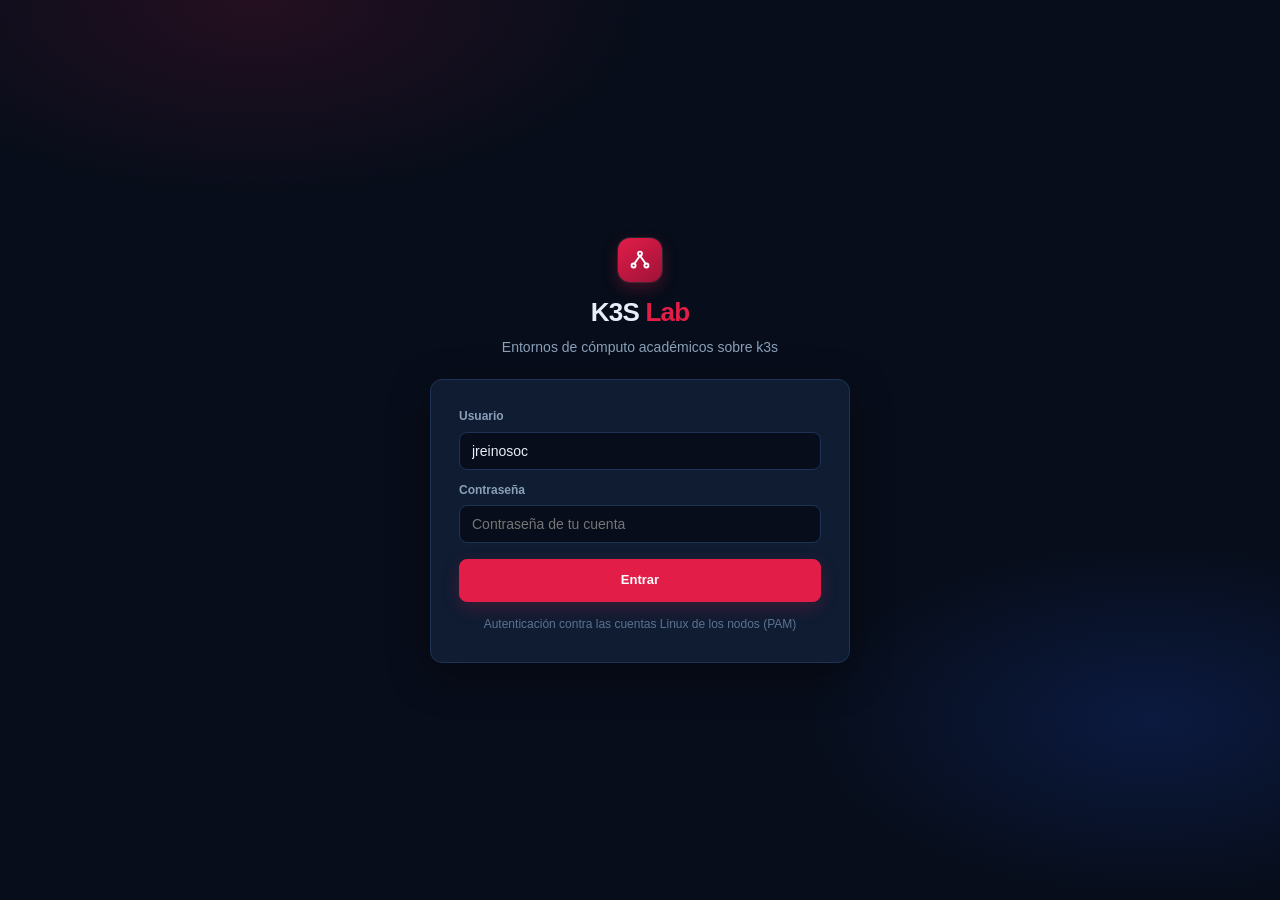
<file: frontend/index.html>
<!DOCTYPE html>
<html lang="es">
<head>
  <meta charset="utf-8">
  <title>K3S Lab</title>
  <meta http-equiv="refresh" content="0; url=login.html">
  <link rel="stylesheet" href="styles.css">
</head>
<body class="login-page">
  <p class="muted">Redirigiendo a <a href="login.html">iniciar sesión</a>…</p>
</body>
</html>
</file>
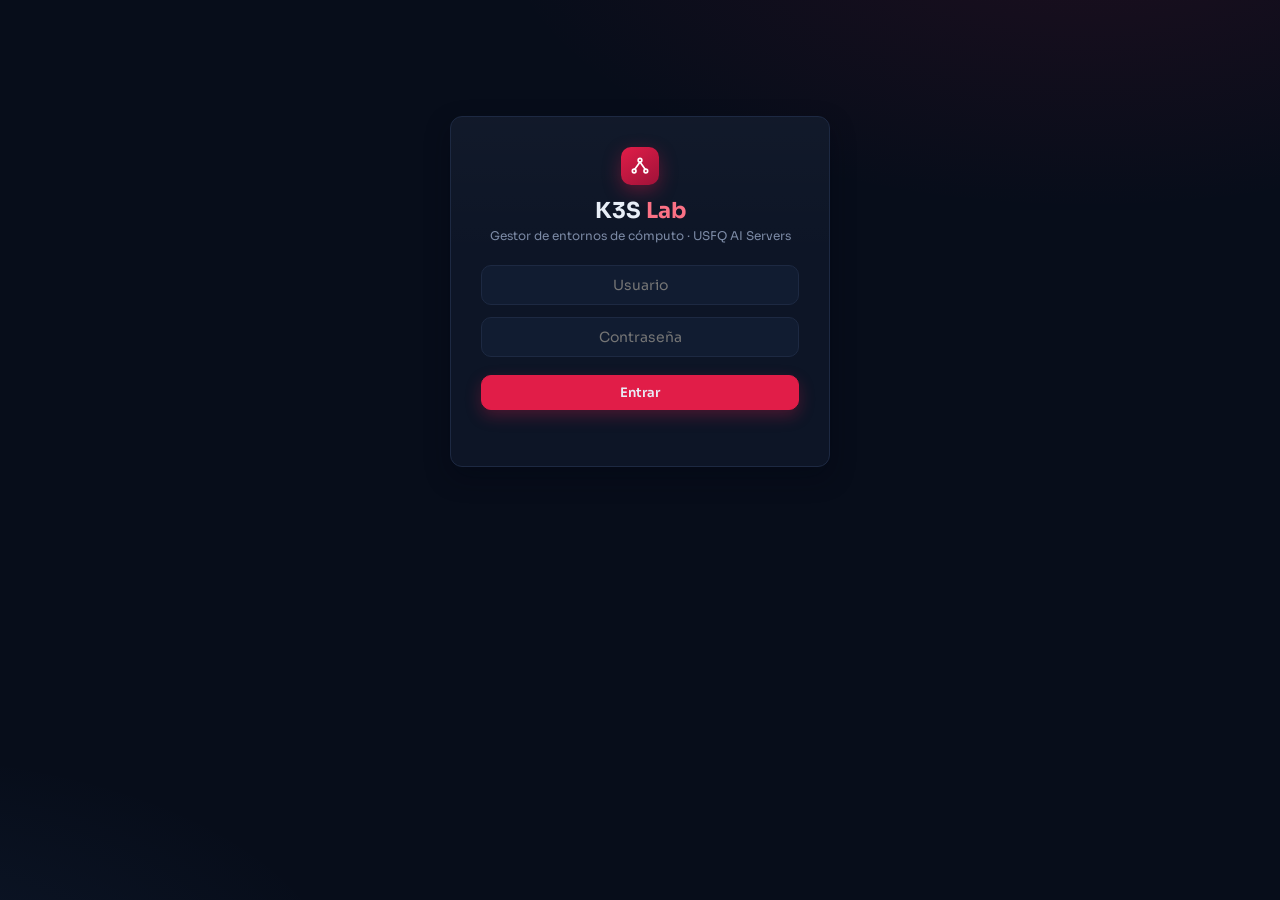
<file: backend/static/index.html>
<!doctype html>
<html lang="es">
  <head>
    <meta charset="utf-8" />
    <meta name="viewport" content="width=device-width, initial-scale=1" />
    <meta
      name="description"
      content="Gestor de entornos de cómputo · USFQ AI Servers"
    />
    <meta name="author" content="Joshua Reinoso" />
    <meta name="robots" content="index, follow" />
    <meta name="googlebot" content="index, follow" />
    <meta name="google" content="notranslate" />
    <title>K3S Lab</title>
    <link rel="icon" type="image/svg+xml" href="/favicon.svg" />
    <link rel="preconnect" href="https://fonts.googleapis.com" />
    <link rel="preconnect" href="https://fonts.gstatic.com" crossorigin />
    <link
      href="https://fonts.googleapis.com/css2?family=Sora:wght@400;600;700;800&family=JetBrains+Mono:wght@400;600&display=swap"
      rel="stylesheet"
    />
    <style>
      :root {
        --bg: #070d1a;
        --panel: #0d1526;
        --panel-2: #111c31;
        --border: #1d2942;
        --fg: #e8eef7;
        --muted: #7c8aa5;
        --accent: #e11d48;
        --accent-2: #fb7185;
        --green: #34d399;
        --blue: #60a5fa;
        --yellow: #fbbf24;
        --red: #fb7185;
      }
      * {
        box-sizing: border-box;
        margin: 0;
        padding: 0;
        font-family:
          "Sora",
          -apple-system,
          BlinkMacSystemFont,
          "Segoe UI",
          Roboto,
          sans-serif;
      }
      code,
      pre,
      .mono,
      .badge,
      .brand-context,
      .chip {
        font-family: "JetBrains Mono", ui-monospace, Menlo, monospace;
      }
      body {
        background:
          radial-gradient(
            1000px 500px at 85% -10%,
            rgba(225, 29, 72, 0.1),
            transparent 60%
          ),
          radial-gradient(
            800px 400px at -10% 110%,
            rgba(96, 165, 250, 0.07),
            transparent 60%
          ),
          var(--bg);
        color: var(--fg);
        min-height: 100vh;
      }

      /* ---------- header (diseño del mockup) ---------- */
      .app-header {
        position: sticky;
        top: 0;
        z-index: 50;
        background: rgba(7, 13, 26, 0.78);
        backdrop-filter: blur(14px);
        -webkit-backdrop-filter: blur(14px);
        border-bottom: 1px solid var(--border);
      }
      .app-header.dev {
        border-bottom: 1px solid rgba(225, 29, 72, 0.35);
      }
      .header-inner {
        max-width: 1180px;
        margin: 0 auto;
        padding: 10px 20px;
        display: flex;
        align-items: center;
        gap: 18px;
        flex-wrap: wrap;
      }
      .brand {
        display: flex;
        align-items: center;
        gap: 10px;
        text-decoration: none;
        color: var(--fg);
      }
      .brand-mark {
        width: 38px;
        height: 38px;
        border-radius: 10px;
        display: grid;
        place-items: center;
        background: linear-gradient(145deg, var(--accent), #9f1239);
        box-shadow: 0 6px 18px rgba(225, 29, 72, 0.35);
      }
      .brand-mark svg {
        width: 20px;
        height: 20px;
      }
      .brand-name {
        font-weight: 800;
        letter-spacing: 0.3px;
        font-size: 16px;
      }
      .brand-name span {
        color: var(--accent-2);
      }
      .brand-context {
        font-size: 10px;
        font-weight: 700;
        letter-spacing: 1.2px;
        color: var(--muted);
        border: 1px solid var(--border);
        padding: 3px 8px;
        border-radius: 999px;
        text-transform: uppercase;
      }
      .nav {
        display: flex;
        gap: 6px;
        flex-wrap: wrap;
        margin-left: auto;
      }
      .nav a {
        color: var(--muted);
        text-decoration: none;
        font-size: 13px;
        font-weight: 600;
        padding: 8px 14px;
        border-radius: 999px;
        border: 1px solid transparent;
        transition: 0.15s;
      }
      .nav a:hover {
        color: var(--fg);
        border-color: var(--border);
        background: var(--panel-2);
      }
      .nav a.on {
        color: var(--fg);
        background: var(--panel-2);
        border-color: var(--border);
        box-shadow: inset 0 0 0 1px rgba(225, 29, 72, 0.25);
      }
      .huser {
        display: flex;
        align-items: center;
        gap: 10px;
      }
      .uname {
        font-size: 13px;
        font-weight: 600;
        color: var(--fg);
      }

      /* ---------- botones ---------- */
      button {
        cursor: pointer;
        font-weight: 600;
        font-size: 13px;
        color: var(--fg);
        background: var(--panel-2);
        border: 1px solid var(--border);
        padding: 8px 14px;
        border-radius: 10px;
        transition: 0.15s;
      }
      button:hover {
        border-color: #2c3e63;
        transform: translateY(-1px);
      }
      button.primary {
        background: var(--accent);
        border-color: var(--accent);
        box-shadow: 0 6px 16px rgba(225, 29, 72, 0.28);
      }
      button.primary:hover {
        background: var(--accent-2);
        border-color: var(--accent-2);
      }
      button.danger {
        color: var(--accent-2);
        border-color: rgba(225, 29, 72, 0.35);
      }
      button.danger:hover {
        border-color: var(--accent);
        background: rgba(225, 29, 72, 0.08);
        transform: none;
      }
      button:disabled {
        opacity: 0.45;
        cursor: not-allowed;
        transform: none;
      }
      .workspace-switch {
        color: var(--muted);
      }
      .workspace-switch:hover {
        color: var(--fg);
      }

      /* ---------- badges ---------- */
      .badge {
        display: inline-flex;
        align-items: center;
        padding: 3px 10px;
        border-radius: 999px;
        font-size: 10.5px;
        font-weight: 700;
        letter-spacing: 0.6px;
      }
      .badge.dev {
        background: rgba(225, 29, 72, 0.12);
        color: var(--accent-2);
        border: 1px solid rgba(225, 29, 72, 0.35);
      }
      .badge.gpu {
        background: rgba(167, 139, 250, 0.14);
        color: #c4b5fd;
        border: 1px solid rgba(167, 139, 250, 0.35);
      }
      .badge.shared {
        background: rgba(96, 165, 250, 0.14);
        color: var(--blue);
        border: 1px solid rgba(96, 165, 250, 0.35);
      }
      .badge.student {
        background: rgba(52, 211, 153, 0.12);
        color: var(--green);
        border: 1px solid rgba(52, 211, 153, 0.3);
      }
      .badge.running {
        background: rgba(52, 211, 153, 0.12);
        color: var(--green);
        border: 1px solid rgba(52, 211, 153, 0.3);
      }
      .badge.creating {
        background: rgba(251, 191, 36, 0.12);
        color: var(--yellow);
        border: 1px solid rgba(251, 191, 36, 0.3);
      }
      .badge.error {
        background: rgba(251, 113, 133, 0.12);
        color: var(--red);
        border: 1px solid rgba(251, 113, 133, 0.3);
      }
      .badge.stopped {
        background: rgba(124, 138, 165, 0.12);
        color: var(--muted);
        border: 1px solid var(--border);
      }

      /* filtros compactos (actividad + panel dev) */
      .filters {
        display: flex;
        gap: 6px;
        flex-wrap: wrap;
        align-items: center;
        margin-bottom: 10px;
      }
      .filters input,
      .filters select {
        background: transparent;
        border: 1px solid var(--border);
        color: var(--muted);
        border-radius: 99px;
        padding: 3px 11px;
        font-size: 12px;
        height: 26px;
        outline: none;
        transition:
          border-color 0.15s,
          color 0.15s;
        appearance: none;
        -webkit-appearance: none;
        cursor: pointer;
      }
      .filters input {
        flex: 1;
        min-width: 150px;
        max-width: 250px;
        color: var(--text);
        cursor: text;
      }

      /* bloques terminales de `who` (salida cruda por nodo) */
      .who-grid {
        display: grid;
        grid-template-columns: repeat(auto-fit, minmax(230px, 1fr));
        gap: 8px;
      }
      .who-term {
        background: #050a14;
        border: 1px solid var(--border);
        border-radius: 8px;
        padding: 8px 12px;
        min-width: 0;
      }
      .who-term b {
        font-size: 11px;
        letter-spacing: 0.08em;
        text-transform: uppercase;
        color: var(--muted);
      }
      .who-term pre {
        margin: 6px 0 0;
        font-family: "JetBrains Mono", monospace;
        font-size: 11px;
        line-height: 1.6;
        color: var(--green);
        white-space: pre-wrap;
        word-break: break-all;
      }
      .filters input::placeholder {
        color: var(--muted);
      }
      .filters input:focus,
      .filters select:focus {
        border-color: var(--accent-2);
        color: var(--text);
      }
      .filters select {
        max-width: 150px;
      }
      .filters select option {
        background: #0d1526;
        color: var(--text);
      }

      /* ---------- layout ---------- */
      main {
        max-width: 1180px;
        margin: 0 auto;
        padding: 26px 20px;
      }
      .view {
        display: none;
      }
      .view.active {
        display: block;
      }
      h2 {
        font-size: 16px;
        margin-bottom: 14px;
        color: var(--fg);
      }
      .card {
        background:
          linear-gradient(180deg, rgba(255, 255, 255, 0.02), transparent 40%),
          var(--panel);
        border: 1px solid var(--border);
        border-radius: 12px;
        padding: 16px;
        box-shadow: 0 10px 24px rgba(2, 6, 17, 0.35);
      }
      .grid {
        display: grid;
        grid-template-columns: repeat(auto-fill, minmax(300px, 1fr));
        gap: 14px;
      }
      .muted {
        color: var(--muted);
        font-size: 12px;
      }
      input,
      select {
        background: var(--panel-2);
        border: 1px solid var(--border);
        color: var(--fg);
        padding: 10px 12px;
        border-radius: 10px;
        font-size: 14px;
        width: 100%;
      }
      .login-box {
        max-width: 380px;
        margin: 10vh auto;
        text-align: center;
      }
      .login-box .card {
        padding: 30px;
      }
      .login-box input {
        margin: 6px 0;
        text-align: center;
      }
      .login-box button {
        width: 100%;
        margin-top: 12px;
      }
      .err {
        color: var(--red);
        font-size: 13px;
        margin-top: 8px;
        min-height: 18px;
      }
      .env-actions {
        display: flex;
        gap: 8px;
        margin-top: 12px;
        flex-wrap: wrap;
      }
      .type-card,
      .node-card {
        cursor: pointer;
        border: 1px solid var(--border);
        border-radius: 12px;
        padding: 14px;
        background: var(--panel);
        transition: 0.15s;
      }
      .type-card:hover,
      .node-card:hover {
        border-color: #2c3e63;
        transform: translateY(-2px);
      }
      .type-card.sel,
      .node-card.sel {
        border-color: var(--accent);
        background:
          linear-gradient(180deg, rgba(225, 29, 72, 0.08), transparent),
          var(--panel);
      }
      .bar {
        height: 8px;
        background: var(--panel-2);
        border-radius: 999px;
        overflow: hidden;
        margin: 6px 0;
      }
      .bar i {
        display: block;
        height: 100%;
        background: var(--green);
      }
      .bar i.warn {
        background: var(--yellow);
      }
      .bar i.full {
        background: var(--red);
      }
      table {
        width: 100%;
        border-collapse: collapse;
        font-size: 13px;
      }
      th,
      td {
        text-align: left;
        padding: 8px 10px;
        border-bottom: 1px solid var(--border);
      }
      th {
        color: var(--muted);
        font-weight: 600;
        font-size: 11px;
        letter-spacing: 0.6px;
        text-transform: uppercase;
      }
      a {
        color: var(--blue);
        text-decoration: none;
      }
      .toast {
        position: fixed;
        bottom: 20px;
        right: 20px;
        background: var(--panel);
        border: 1px solid var(--green);
        padding: 12px 18px;
        border-radius: 10px;
        font-size: 13px;
        display: none;
        z-index: 99;
        box-shadow: 0 10px 24px rgba(2, 6, 17, 0.5);
      }
      .steps {
        display: flex;
        gap: 8px;
        margin-bottom: 16px;
        font-size: 12px;
        color: var(--muted);
        flex-wrap: wrap;
      }
      .modal {
        position: fixed;
        inset: 0;
        background: rgba(2, 6, 17, 0.85);
        display: none;
        align-items: center;
        justify-content: center;
        z-index: 50;
        padding: 24px;
        backdrop-filter: blur(4px);
      }
      .modal .card {
        max-width: 580px;
        width: 100%;
        max-height: 90vh;
        overflow-y: auto;
      }
      .modal pre {
        background: var(--panel-2);
        border: 1px solid var(--border);
        border-radius: 10px;
        padding: 10px 12px;
        font-size: 12px;
        color: var(--green);
        overflow-x: auto;
        margin: 6px 0;
        white-space: pre-wrap;
        word-break: break-all;
      }
      .copyrow {
        display: flex;
        gap: 8px;
        align-items: center;
      }
      .copyrow pre {
        flex: 1;
      }
      .copyrow button {
        white-space: nowrap;
        font-size: 12px;
        padding: 6px 10px;
      }

      /* ---------- 2 · Recursos: grid de toggle-cards ---------- */
      .res-grid {
        display: grid;
        grid-template-columns: repeat(auto-fit, minmax(240px, 1fr));
        gap: 12px;
        margin-top: 14px;
      }
      .res-card {
        position: relative;
        cursor: pointer;
        border: 1px solid var(--border);
        border-radius: 12px;
        padding: 14px;
        background: var(--panel);
        transition:
          border-color 0.18s,
          transform 0.18s,
          box-shadow 0.18s;
        display: flex;
        flex-direction: column;
        gap: 10px;
        overflow: hidden;
      }
      .res-card::before {
        content: "";
        position: absolute;
        left: 0;
        top: 0;
        bottom: 0;
        width: 3px;
        background: var(--accent);
        opacity: 0;
        transition: opacity 0.18s;
      }
      .res-card:hover {
        border-color: #2c3e63;
        transform: translateY(-2px);
      }
      .res-card:has(input:checked),
      .res-card.on {
        border-color: rgba(225, 29, 72, 0.45);
        box-shadow:
          0 0 0 1px rgba(225, 29, 72, 0.25),
          0 8px 20px rgba(225, 29, 72, 0.08);
      }
      .res-card:has(input:checked)::before,
      .res-card.on::before {
        opacity: 1;
      }
      .res-card input[type="checkbox"] {
        position: absolute;
        opacity: 0;
        pointer-events: none;
      }
      .res-head {
        display: flex;
        align-items: center;
        gap: 10px;
      }
      .res-ico {
        width: 34px;
        height: 34px;
        border-radius: 9px;
        display: grid;
        place-items: center;
        flex-shrink: 0;
        background: var(--panel-2);
        border: 1px solid var(--border);
        transition: 0.18s;
      }
      .res-card:has(input:checked) .res-ico {
        background: rgba(225, 29, 72, 0.12);
        border-color: rgba(225, 29, 72, 0.4);
      }
      .res-ico svg {
        width: 17px;
        height: 17px;
      }
      .res-title {
        font-size: 13px;
        font-weight: 700;
        letter-spacing: 0.2px;
      }
      .res-sub {
        font-size: 11.5px;
        color: var(--muted);
        margin-top: 2px;
        line-height: 1.45;
      }
      .res-card input[type="text"] {
        margin-top: auto;
      }
      /* switch */
      .switch {
        margin-left: auto;
        flex-shrink: 0;
        width: 36px;
        height: 20px;
        border-radius: 999px;
        background: var(--panel-2);
        border: 1px solid var(--border);
        position: relative;
        transition: 0.18s;
      }
      .switch::after {
        content: "";
        position: absolute;
        top: 2px;
        left: 2px;
        width: 14px;
        height: 14px;
        border-radius: 50%;
        background: var(--muted);
        transition: 0.18s;
      }
      .res-card:has(input:checked) .switch {
        background: var(--accent);
        border-color: var(--accent);
      }
      .res-card:has(input:checked) .switch::after {
        left: 18px;
        background: #fff;
      }
      /* chips segmentados (índice de GPU) */
      .chips {
        display: flex;
        gap: 6px;
        flex-wrap: wrap;
      }
      .chip {
        cursor: pointer;
        font-size: 11px;
        font-weight: 600;
        color: var(--muted);
        background: var(--panel-2);
        border: 1px solid var(--border);
        padding: 5px 11px;
        border-radius: 999px;
        transition: 0.15s;
      }
      .chip:hover {
        color: var(--fg);
        border-color: #2c3e63;
      }
      .chip.on {
        color: #fff;
        background: var(--accent);
        border-color: var(--accent);
        box-shadow: 0 3px 10px rgba(225, 29, 72, 0.3);
      }

      /* ---------- animaciones de entrada ---------- */
      @keyframes fadeUp {
        from {
          opacity: 0;
          transform: translateY(10px);
        }
        to {
          opacity: 1;
          transform: none;
        }
      }
      .view.active > * {
        animation: fadeUp 0.4s cubic-bezier(0.2, 0.7, 0.3, 1) backwards;
      }
      .view.active > *:nth-child(1) {
        animation-delay: 0.02s;
      }
      .view.active > *:nth-child(2) {
        animation-delay: 0.07s;
      }
      .view.active > *:nth-child(3) {
        animation-delay: 0.12s;
      }
      .view.active > *:nth-child(4) {
        animation-delay: 0.17s;
      }
      .view.active > *:nth-child(5) {
        animation-delay: 0.22s;
      }
      .view.active > *:nth-child(6) {
        animation-delay: 0.27s;
      }
      /* tarjetas dinámicas: entran escalonadas solo en la carga de la vista (clase .entering) */
      .view.active {
        animation: viewIn 0.25s ease;
      }
      @keyframes viewIn {
        from {
          opacity: 0;
        }
        to {
          opacity: 1;
        }
      }
      .view.entering .card,
      .view.entering .type-card,
      .view.entering .node-card {
        animation: fadeUp 0.4s cubic-bezier(0.2, 0.7, 0.3, 1) backwards;
      }
      .view.entering .card:nth-child(2),
      .view.entering .type-card:nth-child(2),
      .view.entering .node-card:nth-child(2) {
        animation-delay: 0.06s;
      }
      .view.entering .card:nth-child(3),
      .view.entering .type-card:nth-child(3),
      .view.entering .node-card:nth-child(3) {
        animation-delay: 0.12s;
      }
      .view.entering .card:nth-child(4),
      .view.entering .type-card:nth-child(4),
      .view.entering .node-card:nth-child(4) {
        animation-delay: 0.18s;
      }
      .view.entering .card:nth-child(5),
      .view.entering .type-card:nth-child(5),
      .view.entering .node-card:nth-child(5) {
        animation-delay: 0.24s;
      }
      .view.entering .card:nth-child(n + 6),
      .view.entering .type-card:nth-child(n + 6),
      .view.entering .node-card:nth-child(n + 6) {
        animation-delay: 0.3s;
      }

      /* ---------- pantalla de carga (splash) ---------- */
      #boot {
        position: fixed;
        inset: 0;
        z-index: 9999;
        background: var(--bg);
        display: flex;
        flex-direction: column;
        align-items: center;
        justify-content: center;
        gap: 18px;
        transition: opacity 0.5s ease;
      }
      #boot.off {
        opacity: 0;
        pointer-events: none;
      }
      .boot-mark {
        width: 58px;
        height: 58px;
        border-radius: 14px;
        display: grid;
        place-items: center;
        background: linear-gradient(135deg, var(--accent), var(--accent-2));
        box-shadow: 0 10px 34px -8px rgba(225, 29, 72, 0.5);
        animation: bootPulse 1.5s ease-in-out infinite;
      }
      .boot-mark svg {
        width: 30px;
        height: 30px;
      }
      .boot-spin {
        width: 26px;
        height: 26px;
        border-radius: 50%;
        border: 3px solid rgba(255, 255, 255, 0.09);
        border-top-color: var(--accent-2);
        animation: spin 0.8s linear infinite;
      }
      .boot-txt {
        font-size: 12px;
        letter-spacing: 0.18em;
        text-transform: uppercase;
        color: var(--muted);
      }
      @keyframes spin {
        to {
          transform: rotate(360deg);
        }
      }
      @keyframes bootPulse {
        0%,
        100% {
          transform: scale(1);
        }
        50% {
          transform: scale(1.08);
        }
      }
      @media (prefers-reduced-motion: reduce) {
        *,
        *::before,
        *::after {
          animation: none !important;
          transition: none !important;
        }
        #boot.off {
          opacity: 0;
        }
      }
    </style>
  </head>
  <body>
    <!-- pantalla de carga -->
    <div id="boot" aria-hidden="true">
      <div class="boot-mark">
        <svg
          viewBox="0 0 24 24"
          fill="none"
          stroke="#fff"
          stroke-width="2"
          stroke-linecap="round"
        >
          <circle cx="12" cy="5" r="2.2" />
          <circle cx="5" cy="18" r="2.2" />
          <circle cx="19" cy="18" r="2.2" />
          <path d="M12 7.2 5.8 16M12 7.2 18.2 16" />
        </svg>
      </div>
      <div class="boot-spin"></div>
      <div class="boot-txt">Cargando K3S Lab</div>
    </div>

    <header class="app-header" id="hdr" style="display: none">
      <div class="header-inner">
        <a
          class="brand"
          href="#"
          onclick="
            show('dash');
            return false;
          "
        >
          <span class="brand-mark" aria-hidden="true">
            <svg
              viewBox="0 0 24 24"
              fill="none"
              stroke="#fff"
              stroke-width="2"
              stroke-linecap="round"
            >
              <circle cx="12" cy="5" r="2.2" />
              <circle cx="5" cy="18" r="2.2" />
              <circle cx="19" cy="18" r="2.2" />
              <path d="M12 7.2 5.8 16M12 7.2 18.2 16" />
            </svg>
          </span>
          <span class="brand-name">K3S <span>Lab</span></span>
          <span class="brand-context" id="hctx"></span>
        </a>
        <nav class="nav" id="nav">
          <a
            href="#"
            onclick="
              show('dash');
              return false;
            "
            data-v="dash"
            >Mis entornos</a
          >
          <a
            href="#"
            onclick="
              show('nuevo');
              return false;
            "
            data-v="nuevo"
            >Nuevo entorno</a
          >
          <a
            href="equipos3d.html"
            data-v="servers"
            class="nav-dev"
            >Equipos</a
          >
          <a
            href="#"
            onclick="
              show('admin');
              return false;
            "
            data-v="admin"
            class="nav-dev"
            >Panel DEV</a
          >
        </nav>
        <div class="huser">
          <span class="uname" id="hname"></span>
          <span class="badge" id="hrole"></span>
          <button class="workspace-switch" onclick="logout()">Salir</button>
        </div>
      </div>
    </header>

    <main>
      <!-- LOGIN -->
      <section id="v-login" class="view">
        <div class="login-box">
          <div class="card">
            <div
              class="brand-mark"
              style="margin: 0 auto 12px"
              aria-hidden="true"
            >
              <svg
                viewBox="0 0 24 24"
                fill="none"
                stroke="#fff"
                stroke-width="2"
                stroke-linecap="round"
              >
                <circle cx="12" cy="5" r="2.2" />
                <circle cx="5" cy="18" r="2.2" />
                <circle cx="19" cy="18" r="2.2" />
                <path d="M12 7.2 5.8 16M12 7.2 18.2 16" />
              </svg>
            </div>
            <h2 style="font-size: 22px; margin-bottom: 4px">
              K3S <span style="color: var(--accent-2)">Lab</span>
            </h2>
            <p class="muted" style="margin-bottom: 16px">
              Gestor de entornos de cómputo · USFQ AI Servers
            </p>
            <input id="l-user" placeholder="Usuario" autocomplete="username" />
            <input
              id="l-pass"
              type="password"
              placeholder="Contraseña"
              autocomplete="current-password"
            />
            <button class="primary" onclick="login()">Entrar</button>
            <div class="err" id="l-err"></div>
          </div>
        </div>
      </section>

      <!-- DASHBOARD -->
      <section id="v-dash" class="view">
        <div
          style="
            display: flex;
            justify-content: space-between;
            align-items: center;
            margin-bottom: 14px;
          "
        >
          <h2 id="dash-title">Mis entornos</h2>
          <button class="primary" onclick="show('nuevo')">
            + Nuevo entorno
          </button>
        </div>
        <div class="grid" id="env-list"></div>
      </section>

      <!-- NUEVO -->
      <section id="v-nuevo" class="view">
        <h2>1 · Tipo de entorno</h2>
        <div class="grid" id="type-list"></div>
        <div
          class="card"
          id="recursos-card"
          style="margin-top: 22px; display: none"
        >
          <b>2 · Recursos</b>
          <span class="muted" style="margin-left: 8px"
            >activa o desactiva según lo que necesites</span
          >
          <div class="res-grid">
            <label class="res-card" id="res-gpu">
              <input
                type="checkbox"
                id="opt-gpu"
              />
              <div class="res-head">
                <span class="res-ico">
                  <svg
                    viewBox="0 0 24 24"
                    fill="none"
                    stroke="var(--fg)"
                    stroke-width="1.7"
                  >
                    <rect x="5" y="5" width="14" height="11" rx="2" />
                    <rect x="9" y="9" width="6" height="3" rx="1" />
                    <path d="M9 19h6M12 16v3" />
                  </svg>
                </span>
                <div>
                  <div class="res-title">GPU</div>
                  <div class="res-sub">
                    todas las GPUs del nodo · todo o nada
                  </div>
                </div>
                <span class="switch" aria-hidden="true"></span>
              </div>
            </label>
            <label class="res-card" id="res-home">
              <input type="checkbox" id="opt-home" />
              <div class="res-head">
                <span class="res-ico">
                  <svg
                    viewBox="0 0 24 24"
                    fill="none"
                    stroke="var(--fg)"
                    stroke-width="1.7"
                    stroke-linejoin="round"
                  >
                    <path d="M3 7.5 12 3l9 4.5V20H3V7.5Z" />
                    <path d="M9 20v-6h6v6" />
                  </svg>
                </span>
                <div>
                  <div class="res-title">Montar /home</div>
                  <div class="res-sub">
                    tu carpeta del nodo persiste dentro del contenedor
                  </div>
                </div>
                <span class="switch" aria-hidden="true"></span>
              </div>
            </label>
            <label class="res-card" id="res-host">
              <input
                type="checkbox"
                id="opt-select-host"
                onchange="toggleHostSection()"
              />
              <div class="res-head">
                <span class="res-ico">
                  <svg
                    viewBox="0 0 24 24"
                    fill="none"
                    stroke="var(--fg)"
                    stroke-width="1.7"
                  >
                    <rect x="4" y="4" width="16" height="7" rx="2" />
                    <rect x="4" y="13" width="16" height="7" rx="2" />
                    <path d="M7.5 7.5h.01M7.5 16.5h.01" />
                  </svg>
                </span>
                <div>
                  <div class="res-title">Host dedicado</div>
                  <div class="res-sub">
                    si no lo activas, k3s asigna el nodo por balanceo de
                    recursos
                  </div>
                </div>
                <span class="switch" aria-hidden="true"></span>
              </div>
            </label>
            <div class="res-card" id="res-pass" style="cursor: default">
              <div class="res-head">
                <span class="res-ico">
                  <svg
                    viewBox="0 0 24 24"
                    fill="none"
                    stroke="var(--fg)"
                    stroke-width="1.7"
                    stroke-linejoin="round"
                  >
                    <rect x="5" y="11" width="14" height="9" rx="2" />
                    <path d="M8 11V8a4 4 0 0 1 8 0v3" />
                  </svg>
                </span>
                <div>
                  <div class="res-title">Contraseña</div>
                  <div class="res-sub">
                    del IDE (VS Code) o del escritorio VNC (MATLAB) — queda
                    visible en el card
                  </div>
                </div>
              </div>
              <input
                type="text"
                id="opt-pass"
                placeholder="vacío = k3slab (default)"
                maxlength="40"
                autocomplete="off"
              />
            </div>
          </div>
          <details id="adv-wrap" style="margin-top: 14px; display: none">
            <summary
              class="muted"
              style="cursor: pointer; font-size: 12.5px; user-select: none"
            >
              Opciones avanzadas (devs)
            </summary>
            <div class="res-grid" style="margin-top: 12px">
              <div class="res-card" id="res-ram" style="cursor: default">
                <div class="res-head">
                  <span class="res-ico">
                    <svg
                      viewBox="0 0 24 24"
                      fill="none"
                      stroke="var(--fg)"
                      stroke-width="1.7"
                    >
                      <rect x="3" y="5" width="18" height="14" rx="2" />
                      <path d="M7 5v14M11 5v14M15 5v14M19 5v14" />
                    </svg>
                  </span>
                  <div>
                    <div class="res-title">Límite de RAM</div>
                    <div class="res-sub">
                      se calcula según la memoria del nodo elegido
                    </div>
                  </div>
                </div>
                <select id="opt-ram">
                  <option value="max" selected>max · sin límites</option>
                  <option value="low">low</option>
                  <option value="medium">medium</option>
                </select>
              </div>
              <div class="res-card" id="res-shm" style="cursor: default">
                <div class="res-head">
                  <span class="res-ico">
                    <svg
                      viewBox="0 0 24 24"
                      fill="none"
                      stroke="var(--fg)"
                      stroke-width="1.7"
                    >
                      <path d="M4 7c0-1.7 3.6-3 8-3s8 1.3 8 3-3.6 3-8 3-8-1.3-8-3Z" />
                      <path d="M4 7v10c0 1.7 3.6 3 8 3s8-1.3 8-3V7" />
                    </svg>
                  </span>
                  <div>
                    <div class="res-title">shm-size</div>
                    <div class="res-sub">
                      /dev/shm en memoria — DataLoader de PyTorch, colas de IPC
                    </div>
                  </div>
                </div>
                <select id="opt-shm">
                  <option value="low">low</option>
                  <option value="medium" selected>medium (default)</option>
                  <option value="max">max</option>
                </select>
              </div>
            </div>
            <div id="adv-vols" style="display: none; margin-top: 12px">
              <div class="muted" style="font-size: 12px; margin-bottom: 8px">
                Volúmenes extra (solo devs) — path del nodo montado en el mismo
                path dentro del pod
              </div>
              <div id="vols-list"></div>
              <button
                type="button"
                id="btn-add-vol"
                onclick="addVolRow()"
              >
                + Agregar volumen
              </button>
            </div>
          </details>
        </div>
        <div id="host-section" style="display: none; margin-top: 22px">
          <h2>
            3 · Nodo <span class="muted">(stats en vivo — elige dónde)</span>
          </h2>
          <div class="grid" id="node-list"></div>
        </div>
        <div id="para-section" style="display: none; margin-top: 22px">
          <h2>
            4 · Destinatario
            <span class="muted">(solo devs — ¿para quién es el entorno?)</span>
          </h2>
          <div class="card" style="max-width: 520px; padding: 16px">
            <label
              style="display: flex; align-items: center; gap: 8px; margin-bottom: 10px; cursor: pointer"
            >
              <input
                type="radio"
                name="para-r"
                value="mi"
                checked
                onchange="toggleParaUser()"
              />
              <span>Para mí (<span class="muted" id="para-me"></span>)</span>
            </label>
            <label
              style="display: flex; align-items: center; gap: 8px; cursor: pointer"
            >
              <input
                type="radio"
                name="para-r"
                value="otro"
                onchange="toggleParaUser()"
              />
              <span>Para otro usuario:</span>
            </label>
            <input
              type="text"
              id="opt-para-user"
              placeholder="usuario del nodo (ej: dcastellanos)"
              maxlength="32"
              autocomplete="off"
              style="display: none; margin-top: 10px"
            />
          </div>
        </div>
        <div style="margin-top: 18px; display: flex; gap: 10px">
          <button onclick="show('dash')">Cancelar</button>
          <button class="primary" id="btn-launch" onclick="launch()" disabled>
            Lanzar entorno
          </button>
        </div>
      </section>

      <!-- ADMIN -->
      <section id="v-admin" class="view">
        <div
          style="
            display: flex;
            justify-content: space-between;
            align-items: center;
            margin-bottom: 14px;
          "
        >
          <h2>Panel DEV — todos los entornos</h2>
          <button onclick="runLifecycle()">Ejecutar ciclo de vida ahora</button>
        </div>
        <div id="admin-summary" class="muted" style="margin-bottom: 8px"></div>
        <div class="filters" id="admin-filters">
          <input
            id="adm-q"
            placeholder="Buscar usuario, entorno, nodo o tipo…"
            oninput="renderAdmin()"
          />
          <select id="adm-user" onchange="renderAdmin()">
            <option value="">Usuario: todos</option>
          </select>
          <select id="adm-node" onchange="renderAdmin()">
            <option value="">Nodo: todos</option>
          </select>
          <select id="adm-type" onchange="renderAdmin()">
            <option value="">Tipo: todos</option>
          </select>
          <select id="adm-status" onchange="renderAdmin()">
            <option value="">Estado: todas</option>
            <option>running</option>
            <option>stopped</option>
          </select>
        </div>
        <div class="card" style="overflow-x: auto">
          <table id="admin-table"></table>
        </div>
      </section>

      <!-- EQUIPOS (dev) -->
      <section id="v-servers" class="view">
        <div
          style="
            display: flex;
            justify-content: space-between;
            align-items: center;
            margin-bottom: 14px;
          "
        >
          <h2>
            Equipos — monitoreo en vivo
            <span class="muted" style="font-size: 12px"
              >(Prometheus del lab)</span
            >
          </h2>
          <a id="grafana-link" href="#" target="_blank" rel="noopener"
            ><button>Grafana ↗</button></a
          >
        </div>
        <div id="activity-card" class="card" style="margin-bottom: 14px">
          <div
            style="
              display: flex;
              justify-content: space-between;
              align-items: center;
              gap: 10px;
              flex-wrap: wrap;
              margin-bottom: 10px;
            "
          >
            <h3 style="margin: 0">
              Actividad — quién está conectado y qué corre
              <span class="muted" style="font-size: 12px"
                >(sesiones de los 3 nodos + clúster)</span
              >
            </h3>
            <button
              onclick="loadActivity()"
              title="Re-escanear sesiones y entornos"
            >
              ↻ Refrescar
            </button>
          </div>
          <div class="filters">
            <input
              id="act-q"
              placeholder="Buscar usuario, nodo o tipo…"
              oninput="renderActivity()"
            />
            <select id="act-user" onchange="renderActivity()">
              <option value="">Usuario: todos</option>
            </select>
            <select id="act-node" onchange="renderActivity()">
              <option value="">Nodo: todos</option>
            </select>
            <select id="act-type" onchange="renderActivity()">
              <option value="">Tipo: todos</option>
            </select>
            <select id="act-status" onchange="renderActivity()">
              <option value="">Estado: todos</option>
            </select>
          </div>
          <div id="activity-body" class="muted" style="font-size: 13px">
            Cargando…
          </div>
        </div>
        <div
          id="servers-grid"
          style="
            display: grid;
            grid-template-columns: repeat(auto-fill, minmax(480px, 1fr));
            gap: 14px;
          "
        ></div>
      </section>
    </main>

    <nav id="subnav" style="display: none"></nav>
    <div
      class="modal"
      id="connect-modal"
      onclick="if (event.target === this) closeConnect();"
    >
      <div class="card">
        <h2>
          Conectar —
          <span id="c-tipo-title" style="color: var(--green)"
            >Colab · Connect to a local runtime</span
          >
        </h2>
        <ol id="c-steps" style="margin: 12px 0 4px 18px; font-size: 13px"></ol>
        <div class="copyrow" id="c-ssh-copy" style="margin-top: 12px">
          <pre id="c-ssh"></pre>
          <button onclick="copyText('c-ssh')">Copiar</button>
        </div>
        <div
          class="copyrow"
          id="c-exec-row"
          style="margin-top: 12px; display: none"
        >
          <pre id="c-exec"></pre>
          <button onclick="copyText('c-exec')">Copiar</button>
        </div>
        <p class="muted" id="c-url-row" style="margin-top: 10px; display: none">
          URL:
        </p>
        <div class="copyrow" id="c-url-copy" style="display: none">
          <pre id="c-url"></pre>
          <button onclick="copyText('c-url')">Copiar</button>
        </div>
        <p
          class="muted"
          id="c-token-label"
          style="margin-top: 10px; display: none"
        >
          Token del runtime (Colab lo pide como alternativa a la URL):
        </p>
        <div class="copyrow" id="c-token-row" style="display: none">
          <pre id="c-token"></pre>
          <button onclick="copyText('c-token')">Copiar</button>
        </div>
        <p
          class="muted"
          id="c-pass-label"
          style="margin-top: 10px; display: none"
        >
          Password:
        </p>
        <div class="copyrow" id="c-pass-row" style="display: none">
          <pre id="c-pass"></pre>
          <button onclick="copyText('c-pass')">Copiar</button>
        </div>
        <p class="muted" id="c-note" style="margin-top: 10px"></p>
        <div style="display: flex; justify-content: flex-end; margin-top: 14px">
          <button class="primary" onclick="closeConnect()">Listo</button>
        </div>
      </div>
    </div>
    <div
      class="modal"
      id="kick-modal"
      style="display: none"
      onclick="if (event.target === this) closeKick();"
    >
      <div class="card" style="width: min(640px, 92vw)">
        <h2>
          Desconectar sesión —
          <span id="k-title" style="color: var(--green)"></span>
        </h2>
        <p class="muted" style="margin: 12px 0 4px">
          Ejecuta este comando en tu terminal — te pedirá tu contraseña de sudo
          y cerrará todos los procesos de esa terminal:
        </p>
        <div class="copyrow" style="margin-top: 8px">
          <pre id="k-cmd"></pre>
          <button onclick="copyText('k-cmd')">Copiar</button>
        </div>
        <p class="muted" style="margin-top: 10px; font-size: 12px">
          El flag <b>-t</b> asigna TTY para que sudo pueda pedirte la contraseña
          (no hace falta regla sudoers). Luego usa <b>↻ Refrescar</b> para
          verificar que la sesión ya no aparece.
        </p>
        <div style="display: flex; justify-content: flex-end; margin-top: 14px">
          <button class="primary" onclick="closeKick()">Listo</button>
        </div>
      </div>
    </div>
    <div class="toast" id="toast"></div>

    <script>
      const API = location.origin + "/api";
      let selType = null,
        selNode = null,
        lastNodes = [];

      /* Logos simplificados de los tipos de entorno */
      const ICONS = {
        colab:
          '<svg width="20" height="20" viewBox="0 0 24 24" style="vertical-align:middle"><rect width="24" height="24" rx="6" fill="#F9AB00"/><path d="M16.4 15.8a5.2 5.2 0 1 1 0-7.6" stroke="#fff" stroke-width="2.8" fill="none" stroke-linecap="round"/></svg>',
        matlab:
          '<svg width="20" height="20" viewBox="0 0 24 24" style="vertical-align:middle"><rect width="24" height="24" rx="6" fill="#003B5C"/><path d="M4.5 18.5C7 11 11 6 19.5 4.5c-1.5 4-2.3 8-2.5 12-4.5 1-8.5 1.5-12.5 2z" fill="#E8503A"/><path d="M4.5 18.5c3.5-.7 6.8-1 10-1.2-2.8 1.2-5.8 1.8-8.6 2.4-.5-.4-1-.8-1.4-1.2z" fill="#F5A623"/></svg>',
        vscode:
          '<svg width="20" height="20" viewBox="0 0 24 24" style="vertical-align:middle"><path fill="#007ACC" d="M17.6 2.2 9.3 10 4.8 6.4 2.6 7.5v9l2.2 1.1 4.5-3.6 8.3 7.8 3.9-2V4.2l-3.9-2zm.1 5.1v9.4L12 12l5.7-4.7z"/></svg>',
        python:
          '<svg width="20" height="20" viewBox="0 0 24 24" style="vertical-align:middle"><path fill="#3776AB" d="M12 2c-2.8 0-4.5 1.2-4.5 3v2.5H12v.8H5.2C3.6 8.3 2 9.5 2 12s1.4 3.7 3.2 3.7H7v-2.2c0-1.7 1.5-3 3.2-3h5c1.4 0 2.5-1.1 2.5-2.6V5C17.7 3.2 15 2 12 2zm-2 1.6a1 1 0 1 1 0 2 1 1 0 0 1 0-2z"/><path fill="#FFD43B" d="M12 22c2.8 0 4.5-1.2 4.5-3v-2.5H12v-.8h6.8c1.6 0 3.2-1.2 3.2-3.7 0-2.5-1.4-3.7-3.2-3.7H17v2.2c0 1.7-1.5 3-3.2 3h-5C7.4 13.5 6.3 14.6 6.3 16v3c0 1.8 2.7 3 5.7 3zm2-1.6a1 1 0 1 1 0-2 1 1 0 0 1 0 2z"/></svg>',
      };

      function auth() {
        try {
          return JSON.parse(localStorage.getItem("k3slab_auth"));
        } catch (e) {
          return null;
        }
      }
      function saveAuth(a) {
        localStorage.setItem("k3slab_auth", JSON.stringify(a));
      }
      function logout() {
        localStorage.removeItem("k3slab_auth");
        location.reload();
      }

      async function api(path, opts = {}) {
        const a = auth();
        const headers = Object.assign(
          { "Content-Type": "application/json" },
          opts.headers || {},
        );
        if (a) headers["Authorization"] = "Bearer " + a.token;
        const o = Object.assign({}, opts, { headers });
        if (opts.body && typeof opts.body !== "string")
          o.body = JSON.stringify(opts.body);
        const r = await fetch(API + path, o);
        if (r.status === 401) {
          logout();
          throw new Error("Sesión expirada");
        }
        const data = await r.json().catch(() => ({}));
        if (!r.ok) throw new Error(data.detail || "Error " + r.status);
        return data;
      }

      function toast(msg, ok = true) {
        const t = document.getElementById("toast");
        t.textContent = msg;
        t.style.borderColor = ok ? "var(--green)" : "var(--red)";
        t.style.display = "block";
        setTimeout(() => (t.style.display = "none"), 4000);
      }

      function show(v) {
        document
          .querySelectorAll(".view")
          .forEach((e) => e.classList.remove("active"));
        const view = document.getElementById("v-" + v);
        view.classList.add("active", "entering");
        clearTimeout(view._t);
        view._t = setTimeout(() => view.classList.remove("entering"), 1500);
        document.getElementById("hdr").style.display =
          v === "login" ? "none" : "block";
        // Guard: Equipos y Panel DEV son solo de devs (aunque manipulen el DOM)
        if ((v === "servers" || v === "admin") && (auth() || {}).role !== "dev") {
          return show("dash");
        }
        document
          .querySelectorAll("#nav a")
          .forEach((a) => a.classList.toggle("on", a.dataset.v === v));
        if (v === "dash") return loadEnvs();
        if (v === "nuevo") return loadNuevo();
        if (v === "admin") return loadAdmin();
        if (v === "servers")
          return Promise.all([loadServers(), loadActivity()]);
      }

      /* pantalla de carga: se desvanece cuando los datos iniciales ya están */
      function hideBoot() {
        const b = document.getElementById("boot");
        if (!b || b.classList.contains("off")) return;
        b.classList.add("off");
        setTimeout(() => b.remove(), 600);
      }
      /* reinicia la animación de entrada de una vista (se usa al quitar el splash) */
      function reveal(view) {
        view.classList.remove("active", "entering");
        void view.offsetWidth;
        view.classList.add("active", "entering");
        clearTimeout(view._t);
        view._t = setTimeout(() => view.classList.remove("entering"), 1500);
        hideBoot();
      }

      /* ---------- login ---------- */
      async function login() {
        const u = document.getElementById("l-user").value.trim();
        const p = document.getElementById("l-pass").value;
        document.getElementById("l-err").textContent = "";
        try {
          const r = await fetch(API + "/auth/login", {
            method: "POST",
            headers: { "Content-Type": "application/json" },
            body: JSON.stringify({ username: u, password: p }),
          });
          const d = await r.json();
          if (!r.ok) throw new Error(d.detail || "Error");
          saveAuth(d);
          enter(d);
        } catch (e) {
          document.getElementById("l-err").textContent = e.message;
        }
      }
      document.getElementById("l-pass").addEventListener("keydown", (e) => {
        if (e.key === "Enter") login();
      });

      async function enter(a) {
        document.getElementById("hname").textContent = a.username;
        const rb = document.getElementById("hrole");
        rb.textContent = a.role === "dev" ? "DEV" : "STUDENT";
        rb.className = "badge " + a.role;
        document.getElementById("hctx").textContent =
          a.role === "dev" ? "DEV" : "ESTUDIANTE";
        // Dev: links extra en el nav + título con todos los envs; student: solo lo suyo
        document
          .querySelectorAll(".nav-dev")
          .forEach((l) => (l.style.display = a.role === "dev" ? "" : "none"));
        document
          .querySelector(".app-header")
          .classList.toggle("dev", a.role === "dev");
        if (a.role === "dev") {
          document.getElementById("dash-title").textContent =
            "Todos los entornos";
        } else {
          document.getElementById("dash-title").textContent = "Mis entornos";
        }
        try {
          await show("dash");
        } catch (e) {}
        reveal(document.getElementById("v-dash")); // datos listos → entrada suave
      }

      /* ---------- dashboard ---------- */
      async function loadEnvs() {
        try {
          const envs = await api("/envs");
          const el = document.getElementById("env-list");
          const esDev = (auth() || {}).role === "dev";
          if (!envs.length) {
            el.innerHTML =
              '<p class="muted">No tienes entornos. Crea uno con "+ Nuevo entorno".</p>';
            return;
          }
          el.innerHTML = envs
            .map((e) => {
              // Playground compartido: los estudiantes solo conectan (iniciar si está apagado);
              // detener/eliminar es de los devs
              const soloConectar = e.shared && !esDev;
              return `
      <div class="card">
        <div style="display:flex;justify-content:space-between;align-items:center">
          <b>${e.name}</b>
          <div style="display:flex;gap:6px;align-items:center">
            ${e.shared ? '<span class="badge shared">COMPARTIDO</span>' : ""}
            ${e.gpu ? '<span class="badge gpu">GPU</span>' : ""}
            <span class="badge ${e.status}">${e.status.toUpperCase()}</span>
          </div>
        </div>
        <p class="muted" style="margin-top:6px">${e.type} · nodo <b>${e.node}</b> · ${e.shared ? "compartido · gestionado por los devs" : "dueño: " + e.owner}</p>
        <p class="muted">última actividad: ${fmt(e.last_activity)}</p>
        <div class="env-actions">
          ${
            e.type === "colab" || e.type === "playground"
              ? `<button onclick="showConnect(${e.id})">Conectar Colab ↗</button>`
              : e.type === "python"
                ? `<button onclick="showConnect(${e.id})">Conectar consola ↗</button>`
                : e.url
                  ? `<a href="${e.url}" target="_blank" onclick="markOpen(${e.id})"><button>Abrir ↗</button></a>`
                  : ""
          }
          ${e.status === "stopped" ? `<button onclick="act(${e.id},'start')">Iniciar</button>` : ""}
          ${!soloConectar && e.status === "running" ? `<button onclick="act(${e.id},'stop')">Detener</button>` : ""}
          ${!soloConectar ? `<button class="danger" onclick="del(${e.id},'${e.name}')">Eliminar</button>` : ""}
        </div>
        ${e.type === "vscode" ? `<div class="muted" style="font-size:11px;margin-top:6px">password del IDE: <b>${e.password || "k3slab"}</b>${e.password ? "" : " (default)"}</div>` : ""}
        ${e.type === "jupyter" ? `<div class="muted" style="font-size:11px;margin-top:6px">token de JupyterLab: <b>${e.password || "k3slab"}</b>${e.password ? "" : " (default)"} · la URL ya lo lleva (?token=) · el kernel sigue corriendo aunque cierres el navegador</div>` : ""}
        ${e.type === "matlab" ? `<div class="muted" style="font-size:11px;margin-top:6px">password VNC: <b>${e.password || "k3slab"}</b>${e.password ? "" : " (default)"} · acceso directo por NodePort (igual que VS Code) · escritorio tarda ~1 min en arrancar</div>` : ""}
        ${e.shared && !esDev ? `<div class="muted" style="font-size:11px;margin-top:6px">Playground compartido: úsalo con cuidado — detener/eliminar es de los devs</div>` : ""}
      </div>`;
            })
            .join("");
        } catch (e) {
          toast(e.message, false);
        }
      }
      function fmt(s) {
        if (!s) return "—";
        const d = new Date(s + "Z");
        return d.toLocaleString();
      }
      async function markOpen(id) {
        try {
          await api("/envs/" + id + "/activity", { method: "POST" });
        } catch (e) {}
      }

      /* Conectar Colab (flujo real: Connect to a local runtime) */
      async function showConnect(id) {
        try {
          const c = await api("/envs/" + id + "/connect");
          document.getElementById("c-ssh").textContent = c.ssh_cmd;
          const urlRow = document.getElementById("c-url-row");
          const urlCopy = document.getElementById("c-url-copy");
          const execRow = document.getElementById("c-exec-row");
          const passRow = document.getElementById("c-pass-row");
          const tokenRow = document.getElementById("c-token-row");
          const tokenLbl = document.getElementById("c-token-label");
          const passLbl = document.getElementById("c-pass-label");
          const note = document.getElementById("c-note");
          const sshCopy = document.getElementById("c-ssh-copy");
          const title = document.getElementById("c-tipo-title");
          passRow.style.display = "none";
          passLbl.style.display = "none";
          tokenRow.style.display = "none";
          tokenLbl.style.display = "none";
          urlRow.style.display = "none";
          urlCopy.style.display = "none";
          execRow.style.display = "none";
          sshCopy.style.display = "none";
          if (c.tipo === "console") {
            title.textContent = "Python · consola (kubectl exec)";
            execRow.style.display = "flex";
            document.getElementById("c-exec").textContent = c.exec_cmd;
            note.textContent = "";
          } else if (c.tipo === "matlab") {
            title.textContent = "MATLAB · noVNC";
            sshCopy.style.display = "flex";
            document.getElementById("c-ssh").textContent = c.ssh_cmd;
            urlRow.style.display = "block";
            urlCopy.style.display = "flex";
            urlRow.textContent =
              "URL directa (NodePort, funciona desde la red del lab — igual que VS Code):";
            document.getElementById("c-url").textContent = c.node_url;
            passLbl.style.display = "block";
            passRow.style.display = "flex";
            passLbl.textContent =
              "Password del escritorio VNC (noVNC lo pide al entrar):";
            document.getElementById("c-pass").textContent = c.password;
            note.textContent =
              "Fuera de la red del lab usa el port-forward: lanza el comando SSH de arriba, deja la ventana abierta y abre " +
              c.local_url +
              ". El escritorio tarda ~1 min en arrancar la primera vez.";
          } else if (c.tipo === "jupyter") {
            title.textContent = c.shared ? "JupyterLab (compartido)" : "JupyterLab · entorno propio";
            urlRow.style.display = "block";
            urlCopy.style.display = "flex";
            urlRow.textContent = "URL directa (NodePort con el token incluido — ábrela y entra solo):";
            document.getElementById("c-url").textContent =
              c.node_url || "(espera a que el pod termine de arrancar)";
            passLbl.style.display = "block";
            passRow.style.display = "flex";
            passLbl.textContent = "Token de JupyterLab (ya va en la URL, por si lo pide):";
            document.getElementById("c-pass").textContent = c.password;
            note.textContent =
              "La vista de notebooks es nativa de JupyterLab (sin extensiones de VS Code). El kernel corre EN EL POD: cierra la pestaña y la ejecución sigue; al volver, el kernel sigue vivo con tus variables.";
          } else {
            title.textContent = c.shared
              ? "Playground · Colab (compartido)"
              : "Colab · Connect to a local runtime";
            sshCopy.style.display = "flex";
            urlRow.style.display = "block";
            urlCopy.style.display = "flex";
            urlRow.textContent =
              "URL + token para pegar en Colab (botón Connect → Connect to local runtime):";
            document.getElementById("c-url").textContent =
              c.colab_url ||
              "(el token aún no aparece — espera a que el pod termine de arrancar y reintenta)";
            if (c.token) {
              tokenLbl.style.display = "block";
              tokenRow.style.display = "flex";
              document.getElementById("c-token").textContent = c.token;
            }
            note.textContent = c.node_url
              ? "Nota: la URL directa " +
                c.node_url +
                " solo sirve dentro del nodo; Colab exige localhost (mixed content). Usa el túnel SSH."
              : "";
          }
          document.getElementById("c-steps").innerHTML = c.steps
            .map(
              (s) =>
                '<li style="margin:4px 0">' + s.replace(/</g, "&lt;") + "</li>",
            )
            .join("");
          document.getElementById("connect-modal").style.display = "flex";
        } catch (e) {
          toast(e.message, false);
        }
      }
      function closeConnect() {
        document.getElementById("connect-modal").style.display = "none";
      }
      function copyText(id) {
        const t = document.getElementById(id).textContent;
        navigator.clipboard.writeText(t).then(() => toast("Copiado ✓", true));
      }
      async function act(id, action) {
        try {
          await api("/envs/" + id + "/" + action, { method: "POST" });
          toast(
            "Entorno " + (action === "start" ? "iniciado" : "detenido") + " ✓",
          );
          loadEnvs();
          if (document.getElementById("v-admin").classList.contains("active"))
            loadAdmin();
        } catch (e) {
          toast(e.message, false);
        }
      }
      async function del(id, name) {
        if (
          !confirm(
            "¿Eliminar " + name + "? Se borran el pod y sus datos del nodo.",
          )
        )
          return;
        try {
          await api("/envs/" + id, { method: "DELETE" });
          toast("Entorno eliminado ✓");
          loadEnvs();
          if (document.getElementById("v-admin").classList.contains("active"))
            loadAdmin();
        } catch (e) {
          toast(e.message, false);
        }
      }

      /* ---------- nuevo entorno ---------- */
      async function loadNuevo() {
        selType = selNode = null;
        document.getElementById("btn-launch").disabled = true;
        const [cats, nodes] = await Promise.all([
          api("/catalog"),
          api("/nodes"),
        ]);
        lastNodes = nodes;
        document.getElementById("opt-gpu").checked = false;
        document.getElementById("opt-ram").value = "max";
        document.getElementById("opt-shm").value = "medium";
        document.getElementById("vols-list").innerHTML = "";
        document.getElementById("adv-wrap").open = false;
        updateAdvLabels();
        document.getElementById("opt-select-host").checked = false;
        document.getElementById("host-section").style.display = "none";
        document.getElementById("opt-pass").value = "";
        document.getElementById("res-pass").style.display = "";
        const tl = document.getElementById("type-list");
        const esDev = (auth() || {}).role === "dev";
        tl.innerHTML = cats
          .filter((c) => c.id !== "playground" || esDev)
          .map(
            (c) => `
    <div class="type-card" onclick="pickType('${c.id}', this)">
      <div style="display:flex;gap:8px;align-items:center;flex-wrap:wrap">
        ${ICONS[c.id] || ICONS.colab || ""}<b>${c.name}</b>${c.id === "playground" ? '<span class="badge dev">DEV</span>' : ""}</div>
      <p class="muted" style="margin-top:6px">${c.description}</p>
      <p class="muted" title="Reserva mínima garantizada en el nodo: los entornos pueden usar toda la CPU/RAM libre restante del equipo (sin tope duro)">
        CPU ${c.cpu} · RAM ${c.mem} (reserva)${c.ports.length ? " · puerto " + c.ports[0] : ""} · acceso ${c.access}</p>
    </div>`,
          )
          .join("");
        const nl = document.getElementById("node-list");
        nl.innerHTML = nodes
          .map((n) => {
            const cpuPct =
              Math.min(
                100,
                Math.round(
                  (n.cpu_used / (parseCores(n.cpu_total) * 1000)) * 100,
                ),
              ) || 0;
            const memPct =
              Math.min(
                100,
                Math.round((n.mem_used / parseMem(n.mem_total)) * 100),
              ) || 0;
            const cls = (p) => (p >= 90 ? "full" : p >= 60 ? "warn" : "");
            return `
    <div class="node-card" onclick="pickNode('${n.name}', this)">
      <div style="display:flex;justify-content:space-between"><b>${n.name}</b>
        <span class="muted">${n.tier || ""} ${n.status === "Ready" ? "" : "· ⚠️ " + n.status}</span></div>
      <p class="muted">${n.gpu_count > 0 ? (n.gpu_model ? "GPU " + n.gpu_model + " (" + n.vram_gb + ") · " + n.gpu_count + " GPU(s)" : n.gpu_count + " GPU(s)") : "sin GPU"} · ${n.envs_activos} entornos activos</p>
      <p class="muted">CPU ${n.cpu_used}m / ${n.cpu_total} cores</p>
      <div class="bar"><i class="${cls(cpuPct)}" style="width:${cpuPct}%"></i></div>
      <p class="muted">RAM ${n.mem_used} Mi / ${n.mem_total}</p>
      <div class="bar"><i class="${cls(memPct)}" style="width:${memPct}%"></i></div>
    </div>`;
          })
          .join("");
      }
      function parseCores(v) {
        return parseFloat(v) || 32;
      }
      function parseMem(v) {
        if (!v) return 45000;
        if (v.endsWith("Ki")) return Math.round(parseInt(v) / 1024);
        if (v.endsWith("Mi")) return parseInt(v);
        if (v.endsWith("Gi")) return Math.round(parseFloat(v) * 1024);
        return parseInt(v) || 45000;
      }
      function pickType(id, el) {
        selType = id;
        document
          .querySelectorAll(".type-card")
          .forEach((c) => c.classList.remove("sel"));
        el.classList.add("sel");
        checkLaunch();
        updateRecursos();
      }
      function pickNode(name, el) {
        selNode = name;
        document
          .querySelectorAll(".node-card")
          .forEach((c) => c.classList.remove("sel"));
        el.classList.add("sel");
        updateAdvLabels();
        checkLaunch();
      }
      function selectHostChecked() {
        return document.getElementById("opt-select-host").checked;
      }
      function toggleHostSection() {
        const on = selectHostChecked();
        document.getElementById("host-section").style.display = on
          ? "block"
          : "none";
        if (!on) {
          selNode = null;
          document
            .querySelectorAll(".node-card")
            .forEach((c) => c.classList.remove("sel"));
          updateAdvLabels();
        }
        checkLaunch();
      }
      function checkLaunch() {
        document.getElementById("btn-launch").disabled = !(
          selType &&
          (!selectHostChecked() || selNode)
        );
      }

      /* Recursos (GPU todo-o-nada + montar /home + host dedicado + contraseña
         configurable + avanzadas (devs): límite de RAM, SHM y volúmenes extra) */
      /* Paso 4 (solo devs): ¿el entorno es para mí o para otro usuario? */
      function toggleParaUser() {
        const checked = document.querySelector('input[name="para-r"]:checked');
        const otro = checked && checked.value === "otro";
        const inp = document.getElementById("opt-para-user");
        inp.style.display = otro ? "block" : "none";
        if (!otro) inp.value = "";
      }
      /* Volúmenes extra (devs): fila con path + modo (rw/ro) + quitar */
      function addVolRow(path, ro) {
        const list = document.getElementById("vols-list");
        const row = document.createElement("div");
        row.style.cssText =
          "display:flex;gap:8px;align-items:center;margin-bottom:8px";
        row.innerHTML = `
          <input type="text" class="vol-path" placeholder="/ruta/en/el/nodo"
            style="flex:1; margin:0" autocomplete="off" maxlength="200" />
          <select class="vol-mode" style="width: 175px">
            <option value="rw">Lectura y escritura</option>
            <option value="ro">Solo lectura</option>
          </select>
          <button type="button" title="Quitar"
            style="padding: 4px 10px"
            onclick="this.parentElement.remove()">✕</button>`;
        if (path) row.querySelector(".vol-path").value = path;
        if (ro) row.querySelector(".vol-mode").value = "ro";
        list.appendChild(row);
      }
      /* Avanzadas (devs): etiquetas low/medium/max calculadas según la memoria
         TOTAL del nodo elegido (o del nodo Ready más pequeño si k3s asigna) */
      function updateAdvLabels() {
        const cand = (lastNodes || []).filter(
          (x) => x.status === "Ready" && (x.mem_total_mi || 0) > 0,
        );
        if (!cand.length) return;
        const node = (lastNodes || []).find((x) => x.name === selNode);
        const totMi =
          node && node.mem_total_mi
            ? node.mem_total_mi
            : Math.min(...cand.map((x) => x.mem_total_mi));
        const low = Math.max(1, Math.round(totMi / 8 / 1024));
        const med = Math.max(1, Math.round(totMi / 2 / 1024));
        const tot = Math.max(1, Math.round(totMi / 1024));
        const ramSel = document.getElementById("opt-ram");
        const shmSel = document.getElementById("opt-shm");
        if (ramSel) {
          ramSel.options[0].textContent = "max · sin límites";
          ramSel.options[1].textContent = `low · ~${low}Gi`;
          ramSel.options[2].textContent = `medium · ~${med}Gi`;
        }
        if (shmSel) {
          shmSel.options[0].textContent = `low · ~${low}Gi`;
          shmSel.options[1].textContent = `medium · ~${med}Gi`;
          shmSel.options[2].textContent = `max · ~${tot}Gi`;
        }
      }
      function updateRecursos() {
        const card = document.getElementById("recursos-card");
        const recursoTypes = [
          "colab",
          "python",
          "vscode",
          "jupyter",
          "matlab",
          "playground",
        ];
        if (!selType || !recursoTypes.includes(selType)) {
          card.style.display = "none";
          document.getElementById("para-section").style.display = "none";
          document.getElementById("adv-wrap").style.display = "none";
          return;
        }
        card.style.display = "block";
        const esPg = selType === "playground";
        const esDev = (auth() || {}).role === "dev";
        // El playground es compartido: nunca monta home y no usa contraseña
        document.getElementById("res-home").style.display = esPg ? "none" : "";
        // Contraseña configurable para vscode/matlab/jupyter (vacío = default k3slab)
        const showPass =
          selType === "vscode" || selType === "matlab" || selType === "jupyter";
        document.getElementById("res-pass").style.display = showPass
          ? ""
          : "none";
        if (!showPass) document.getElementById("opt-pass").value = "";
        // Avanzadas (solo devs): RAM límite (todos los tipos) + SHM (colab/matlab/
        // python/jupyter, los únicos que montan /dev/shm) + volúmenes extra (nunca playground)
        document.getElementById("adv-wrap").style.display = esDev ? "" : "none";
        const showShm =
          selType === "colab" ||
          selType === "matlab" ||
          selType === "python" ||
          selType === "jupyter";
        document.getElementById("res-shm").style.display = showShm ? "" : "none";
        document.getElementById("adv-vols").style.display =
          esDev && !esPg ? "" : "none";
        updateAdvLabels();
        // Paso 4 (destinatario): solo devs y nunca para el playground
        const paraSec = document.getElementById("para-section");
        paraSec.style.display = esDev && !esPg ? "block" : "none";
        document.getElementById("para-me").textContent =
          (auth() || {}).username || "";
        if (!esDev || esPg) {
          const r = document.querySelector('input[name="para-r"][value="mi"]');
          if (r) r.checked = true;
          document.getElementById("opt-para-user").value = "";
        }
        // GPU todo-o-nada: el backend decide el NVIDIA_VISIBLE_DEVICES según el nodo
        // (todas o el subconjunto de GPU_VISIBLE_POR_NODO, ej: H200 → "0,1,2,3").
        // Montar /home: ON por defecto para colab/vscode/jupyter/matlab; python lo activa el usuario; playground nunca
        document.getElementById("opt-home").checked =
          selType !== "python" && !esPg;
      }
      async function launch() {
        try {
          const esDev = (auth() || {}).role === "dev";
          const body = {
            catalog_id: selType,
            mount_home:
              selType === "playground"
                ? false
                : document.getElementById("opt-home").checked,
          };
          if (selectHostChecked()) body.node_name = selNode; // si no: k3s asigna por balanceo
          const pw = (document.getElementById("opt-pass").value || "").trim();
          if (pw) body.password = pw;
          if (document.getElementById("opt-gpu").checked) body.gpu = true;
          // Avanzadas (solo devs): límite de RAM, SHM y volúmenes extra.
          // ram/shm: low/medium/max — el backend calcula las cantidades según el nodo.
          if (esDev) {
            body.ram = document.getElementById("opt-ram").value;
            body.shm = document.getElementById("opt-shm").value;
            const vols = [
              ...document.querySelectorAll("#vols-list .vol-path"),
            ]
              .map((inp) => {
                const row = inp.closest("div");
                return {
                  path: (inp.value || "").trim(),
                  ro:
                    (row.querySelector(".vol-mode") || {}).value === "ro",
                };
              })
              .filter((v) => v.path);
            if (vols.length) body.volumes = vols;
          }
          // Paso 4 (devs): crear el entorno para otro usuario
          if (esDev && selType !== "playground") {
            const checked = document.querySelector(
              'input[name="para-r"]:checked',
            );
            const u = (
              document.getElementById("opt-para-user").value || ""
            ).trim();
            if (checked && checked.value === "otro" && u) body.para = u;
          }
          const env = await api("/envs", {
            method: "POST",
            body: JSON.stringify(body),
          });
          toast("Entorno creado: " + env.name + " ✓");
          show("dash");
        } catch (e) {
          toast(e.message, false);
        }
      }

      /* ---------- admin ---------- */
      /* Panel DEV con búsqueda y filtros (usuario / nodo / tipo / estado) */
      let _admData = null;
      async function loadAdmin() {
        try {
          _admData = await api("/admin/overview");
          renderAdmin();
        } catch (e) {
          toast(e.message, false);
        }
      }
      function renderAdmin() {
        if (!_admData) return;
        const o = _admData;
        const q = (document.getElementById("adm-q").value || "")
          .toLowerCase()
          .trim();
        const fu = document.getElementById("adm-user").value;
        const fn = document.getElementById("adm-node").value;
        const ft = document.getElementById("adm-type").value;
        const fs = document.getElementById("adm-status").value;
        _fillSel(
          "adm-user",
          o.envs.map((e) => e.owner),
          "Usuario: todos",
        );
        _fillSel(
          "adm-node",
          o.envs.map((e) => e.node || "—"),
          "Nodo: todos",
        );
        _fillSel(
          "adm-type",
          o.envs.map((e) => e.type),
          "Tipo: todos",
        );
        _fillSel("adm-status", ["running", "stopped"], "Estado: todas");
        const match = (txt) => !q || txt.toLowerCase().includes(q);
        const envs = o.envs.filter(
          (e) =>
            (!fu || e.owner === fu) &&
            (!fn || e.node === fn) &&
            (!ft || e.type === ft) &&
            (!fs || e.status === fs) &&
            match(e.owner + " " + e.name + " " + (e.node || "") + " " + e.type),
        );
        document.getElementById("admin-summary").textContent =
          `Total: ${o.total_envs} · RUNNING: ${o.por_estado.running || 0} · STOPPED: ${o.por_estado.stopped || 0}` +
          (envs.length !== o.envs.length ? ` · mostrando ${envs.length}` : "");
        const rows = envs
          .map(
            (e) => `<tr>
      <td>${e.owner}</td><td>${e.name}</td><td>${e.type}</td><td>${e.node}</td>
      <td><span class="badge ${e.status}">${e.status.toUpperCase()}</span></td>
      <td>${e.type === "vscode" || e.type === "matlab" || e.type === "jupyter" ? (e.password ? `<b>${e.password}</b>${e.password === "k3slab" ? ' <span class="muted">(default)</span>' : ""}` : '<span class="muted">k3slab (default)</span>') : "—"}</td>
      <td>${e.nodeport || "—"}</td><td>${fmt(e.last_activity)}</td>
      <td>${e.type === "colab" || e.type === "playground" ? "(colab)" : e.url ? `<a href="${e.url}" target="_blank">abrir ↗</a>` : "—"}</td>
      <td>${e.status === "running" ? `<button onclick="act(${e.id},'stop')">Detener</button> ` : ""}
          <button class="danger" onclick="del(${e.id},'${e.name}')">Eliminar</button></td></tr>`,
          )
          .join("");
        document.getElementById("admin-table").innerHTML =
          "<tr><th>Dueño</th><th>Entorno</th><th>Tipo</th><th>Nodo</th><th>Estado</th><th>Password</th><th>NodePort</th><th>Últ. actividad</th><th>URL</th><th>Acciones</th></tr>" +
          rows;
      }
      async function runLifecycle() {
        try {
          const r = await api("/admin/lifecycle/run", { method: "POST" });
          toast(
            `Ciclo de vida: ${r.detenidos.length} detenidos, ${r.eliminados.length} eliminados`,
          );
          loadAdmin();
        } catch (e) {
          toast(e.message, false);
        }
      }

      /* ---------- equipos (dev) ---------- */
      function _gb(b) {
        return (b / 1073741824).toFixed(1).replace(/\.0$/, "");
      }
      function _bar(pct) {
        const p = Math.max(0, Math.min(100, pct || 0));
        const c =
          p > 80 ? "var(--red)" : p > 60 ? "var(--yellow)" : "var(--green)";
        return `<div style="background:var(--bg);border-radius:4px;height:8px;overflow:hidden;margin-top:4px"><div style="width:${p}%;height:100%;background:${c}"></div></div>`;
      }
      /* Panel dev: actividad con búsqueda y filtros (usuario / nodo / tipo / estado) */
      let _actData = { sesiones: [], entornos: [] };
      let _actWebFiltro = "1h"; // recencia de "Conexiones en k3slab": 1h (default) o todos
      async function loadActivity() {
        try {
          _actData = await api("/admin/activity");
          renderActivity();
        } catch (err) {
          document.getElementById("activity-body").innerHTML =
            '<span class="muted">Sin datos: ' + err.message + "</span>";
        }
      }
      function _fillSel(id, values, label) {
        const sel = document.getElementById(id);
        const cur = sel.value;
        sel.innerHTML =
          `<option value="">${label}</option>` +
          [...new Set(values)]
            .sort()
            .map((v) => `<option${v === cur ? " selected" : ""}>${v}</option>`)
            .join("");
      }
      function renderActivity() {
        const el = document.getElementById("activity-body");
        const q = (document.getElementById("act-q").value || "")
          .toLowerCase()
          .trim();
        const fu = document.getElementById("act-user").value;
        const fn = document.getElementById("act-node").value;
        const ft = document.getElementById("act-type").value;
        const fs = document.getElementById("act-status").value;
        _fillSel(
          "act-user",
          [
            ..._actData.sesiones.map((s) => s.user),
            ..._actData.entornos.map((e) => e.owner),
            ...(_actData.web || []).map((w) => w.username),
          ],
          "Usuario: todos",
        );
        _fillSel(
          "act-node",
          [
            ..._actData.sesiones.map((s) => s.node),
            ..._actData.entornos.map((e) => e.node || "—"),
          ],
          "Nodo: todos",
        );
        _fillSel(
          "act-type",
          _actData.entornos.map((e) => e.type),
          "Tipo: todos",
        );
        _fillSel(
          "act-status",
          ["running", "creating", "stopped"],
          "Estado: todos",
        );
        const match = (txt) => !q || txt.toLowerCase().includes(q);
        const sesiones = _actData.sesiones.filter(
          (s) =>
            (!fu || s.user === fu) &&
            (!fn || s.node === fn) &&
            match(s.user + " " + s.node + " " + s.tty),
        );
        const entornos = _actData.entornos.filter(
          (e) =>
            (!fu || e.owner === fu) &&
            (!fn || e.node === fn) &&
            (!ft || e.type === ft) &&
            (!fs || e.status === fs) &&
            match(e.owner + " " + e.name + " " + (e.node || "") + " " + e.type),
        );
        let html = "";
        // Conexiones en la PLATAFORMA (logins web; activa = actividad en los últimos 15 min).
        // Filtro de recencia: "1h" = última actividad hasta 1h atrás (default), "todos" = todos
        // los usuarios que alguna vez iniciaron sesión.
        const corte1h = Date.now() - 3600 * 1000;
        const enUltimaHora = (w) =>
          !!w.last_seen && new Date(w.last_seen + "Z").getTime() >= corte1h;
        const web = (_actData.web || []).filter(
          (w) =>
            (_actWebFiltro === "todos" || enUltimaHora(w)) &&
            (!fu || w.username === fu) &&
            match(w.username),
        );
        html += `<div style="display:flex;justify-content:space-between;align-items:center;margin-bottom:6px;gap:10px"><span style="display:flex;align-items:center;gap:8px"><b style="font-size:13px">Conexiones en k3slab</b><select id="act-web" onchange="_actWebFiltro=this.value;renderActivity()" style="width:auto;background:transparent;border:1px solid var(--border);color:var(--muted);border-radius:99px;padding:3px 11px;font-size:12px;height:26px;outline:none;appearance:none;-webkit-appearance:none;cursor:pointer"><option value="1h" ${_actWebFiltro === "1h" ? "selected" : ""}>Última hora</option><option value="todos" ${_actWebFiltro === "todos" ? "selected" : ""}>Todos</option></select></span><span class="muted" style="font-size:12px">${web.filter((w) => w.activo).length} activa(s) · ${web.length} en esta vista</span></div>`;
        html += !web.length
          ? `<div class="muted">${_actWebFiltro === "todos" ? "Nadie ha iniciado sesión en la plataforma." : "Nadie con actividad en la última hora."}</div>`
          : '<table style="width:100%;font-size:13px;border-collapse:collapse;margin-bottom:16px">' +
            '<tr style="text-align:left;opacity:.65"><th style="padding:4px 8px 4px 0">Usuario</th><th>Sesión iniciada</th><th>Última actividad</th><th>Estado</th></tr>' +
            web
              .map(
                (w) =>
                  `<tr style="border-top:1px solid #ffffff14"><td style="padding:6px 8px 6px 0"><b>${w.username}</b></td><td>${fmt(w.login_at)}</td><td>${fmt(w.last_seen)}</td><td><span class="badge ${w.activo ? "running" : "stopped"}">${w.activo ? "ACTIVA" : "inactiva"}</span></td></tr>`,
              )
              .join("") +
            "</table>";
        // Sesiones SSH/consola en los nodos + botón de desconectar por sesión
        html += `<div style="display:flex;justify-content:space-between;align-items:center;margin-bottom:6px"><b style="font-size:13px">Sesiones SSH en los nodos</b><span class="muted" style="font-size:12px">${sesiones.length} sesión(es)</span></div>`;
        html += !sesiones.length
          ? '<div class="muted">Sin conexiones con estos filtros.</div>'
          : '<table style="width:100%;font-size:13px;border-collapse:collapse;margin-bottom:16px">' +
            '<tr style="text-align:left;opacity:.65"><th style="padding:4px 8px 4px 0">Usuario</th><th>Nodo</th><th>TTY</th><th>Desde</th><th>Login</th><th>Idle</th><th></th></tr>' +
            sesiones
              .map(
                (s) =>
                  `<tr style="border-top:1px solid #ffffff14"><td style="padding:6px 8px 6px 0"><b>${s.user}</b></td><td>${s.node}</td><td>${s.tty}</td><td>${s.desde}</td><td>${s.login}</td><td>${s.idle || "—"}</td><td style="text-align:right">${s.tty && s.tty !== "-" ? `<button class="danger" style="padding:4px 10px;font-size:12px" onclick="openKick('${s.node}','${s.tty}','${s.user}','${s.node_ip || ""}')">Desconectar</button>` : ""}</td></tr>`,
              )
              .join("") +
            "</table>";
        // Entornos (estado real del clúster)
        html += `<div style="display:flex;justify-content:space-between;align-items:center;margin-bottom:6px"><b style="font-size:13px">Entornos</b><span class="muted" style="font-size:12px">${entornos.length} entorno(s)</span></div>`;
        html += !entornos.length
          ? '<div class="muted">Sin entornos con estos filtros.</div>'
          : '<table style="width:100%;font-size:13px;border-collapse:collapse;margin-bottom:16px">' +
            '<tr style="text-align:left;opacity:.65"><th style="padding:4px 8px 4px 0">Dueño</th><th>Entorno</th><th>Tipo</th><th>Nodo</th><th>Estado</th><th>GPU</th></tr>' +
            entornos
              .map(
                (e) =>
                  `<tr style="border-top:1px solid #ffffff14"><td style="padding:6px 8px 6px 0"><b>${e.owner}</b></td><td>${e.name}</td><td>${e.type}</td><td>${e.node || "—"}</td><td><span class="badge ${e.status}">${e.status}</span></td><td>${e.gpu ? "✓" : ""}</td></tr>`,
              )
              .join("") +
            "</table>";
        // Salida cruda de `who` por nodo (lo que reporta cada servidor, sin filtrar)
        const whoRaw = _actData.who_raw || [];
        if (whoRaw.length) {
          html +=
            '<div style="margin-bottom:6px"><b style="font-size:13px">who · salida cruda por nodo</b> <span class="muted" style="font-size:12px">(sin filtrar, tal como la reporta cada servidor)</span></div>';
          html +=
            '<div class="who-grid">' +
            whoRaw
              .map(
                (w) =>
                  `<div class="who-term"><b>${w.node}</b><pre>${w.out.replace(/</g, "&lt;")}</pre></div>`,
              )
              .join("") +
            "</div>";
        }
        el.innerHTML = html;
        el.classList.remove("muted");
      }
      /* Modal con el comando para desconectar una sesión (se ejecuta manual en la terminal) */
      function openKick(node, tty, user, ip) {
        const me = (auth() || {}).username || "usuario";
        document.getElementById("k-title").textContent =
          `${user} · ${node} · ${tty}`;
        document.getElementById("k-cmd").textContent =
          `ssh -t ${me}@${ip} "sudo pkill -t ${tty}"`;
        document.getElementById("kick-modal").style.display = "flex";
      }
      function closeKick() {
        document.getElementById("kick-modal").style.display = "none";
      }
      async function loadServers() {
        try {
          const d = await api("/admin/servers");
          document.getElementById("grafana-link").href = d.grafana_url;
          document.getElementById("servers-grid").innerHTML = d.servers
            .map((s) => {
              const ramPct =
                s.ram_used != null && s.ram_total
                  ? (s.ram_used / s.ram_total) * 100
                  : null;
              const diskPct =
                s.disk_total && s.disk_free != null
                  ? ((s.disk_total - s.disk_free) / s.disk_total) * 100
                  : null;
              const nGpu = (s.gpus || []).length;
              const gpuRows = nGpu
                ? s.gpus
                    .map((gpu) => {
                      const vp = gpu.vram_total
                        ? (gpu.vram_used / gpu.vram_total) * 100
                        : null;
                      return `<div style="margin-top:8px">
          <div style="display:flex;justify-content:space-between;font-size:12px">
            <span>GPU ${gpu.idx} · ${gpu.model || "—"}</span>
            <span class="muted">${Math.round(gpu.util || 0)}% util · ${Math.round(gpu.vram_used || 0)}/${Math.round(gpu.vram_total || 0)} MiB</span>
          </div>
          ${vp != null ? _bar(vp) : ""}
        </div>`;
                    })
                    .join("")
                : '<div class="muted" style="font-size:12px;margin-top:8px">GPU sin datos (dcgm-exporter caído en este host)</div>';
              return `<div class="card">
        <div style="display:flex;justify-content:space-between;align-items:center">
          <h3 style="margin:0"><span style="display:inline-block;width:8px;height:8px;border-radius:50%;background:${s.online ? "var(--green)" : "var(--red)"};margin-right:6px"></span>${s.nombre}</h3>
          <span class="muted" style="font-size:12px">${s.hostname || "—"} · ${s.ip}</span>
        </div>
        <div class="muted" style="font-size:12px;margin:6px 0 12px">${s.os || "?"} · kernel ${s.kernel || "?"} · uptime ${s.uptime || "?"}</div>
        <div style="display:grid;grid-template-columns:1fr 1fr;gap:10px 18px;font-size:12px">
          <div><div style="display:flex;justify-content:space-between"><span>CPU ${s.cores || "?"} núcleos</span><span>${s.cpu_pct != null ? s.cpu_pct + "%" : "—"}</span></div>${_bar(s.cpu_pct)}
               <div class="muted" style="margin-top:2px">load ${s.load1 ?? "—"} / ${s.load5 ?? "—"} / ${s.load15 ?? "—"}</div></div>
          <div><div style="display:flex;justify-content:space-between"><span>RAM</span><span>${s.ram_used != null ? _gb(s.ram_used) + " GB" : "—"} / ${s.ram_total ? _gb(s.ram_total) + " GB" : "—"}</span></div>${ramPct != null ? _bar(ramPct) : ""}</div>
          <div><div style="display:flex;justify-content:space-between"><span>Disco /</span><span>${diskPct != null ? diskPct.toFixed(0) + "% · libre " + _gb(s.disk_free) + " GB" : "—"}</span></div>${diskPct != null ? _bar(diskPct) : ""}</div>
          <div><div style="display:flex;justify-content:space-between"><span>Contenedores</span><span>${s.contenedores ?? "—"}</span></div>
               <div class="muted" style="margin-top:2px">${s.pods_k3s ? `${s.pods_k3s} pods k3s en este nodo` : ""}</div></div>
        </div>
        <div style="margin-top:12px;font-size:12px">
          <div style="display:flex;justify-content:space-between"><span>GPUs (${nGpu})</span><span class="muted">${nGpu ? "Driver " + s.gpus[0].driver : "—"}</span></div>
          ${gpuRows}
        </div>
      </div>`;
            })
            .join("");
        } catch (e) {
          toast(e.message, false);
        }
      }

      /* ---------- init ---------- */
      (function () {
        const a = auth();
        if (a && a.token) enter(a);
        else {
          show("login");
          setTimeout(() => reveal(document.getElementById("v-login")), 250);
        }
        // seguro: si algo falla, nunca dejar el splash colgado
        setTimeout(hideBoot, 6000);
        setInterval(() => {
          const a2 = auth();
          // Heartbeat: mantiene la sesión "activa" en 'Conexiones en k3slab' esté
          // en la vista que esté (last_seen se refresca en /ping, umbral 5 min)
          if (a2) api("/ping").catch(() => {});
          if (
            a2 &&
            document.getElementById("v-dash").classList.contains("active")
          )
            loadEnvs();
          if (
            a2 &&
            document.getElementById("v-servers").classList.contains("active")
          ) {
            loadServers();
            loadActivity();
          }
        }, 30000);
      })();
    </script>
  </body>
</html>
</file>
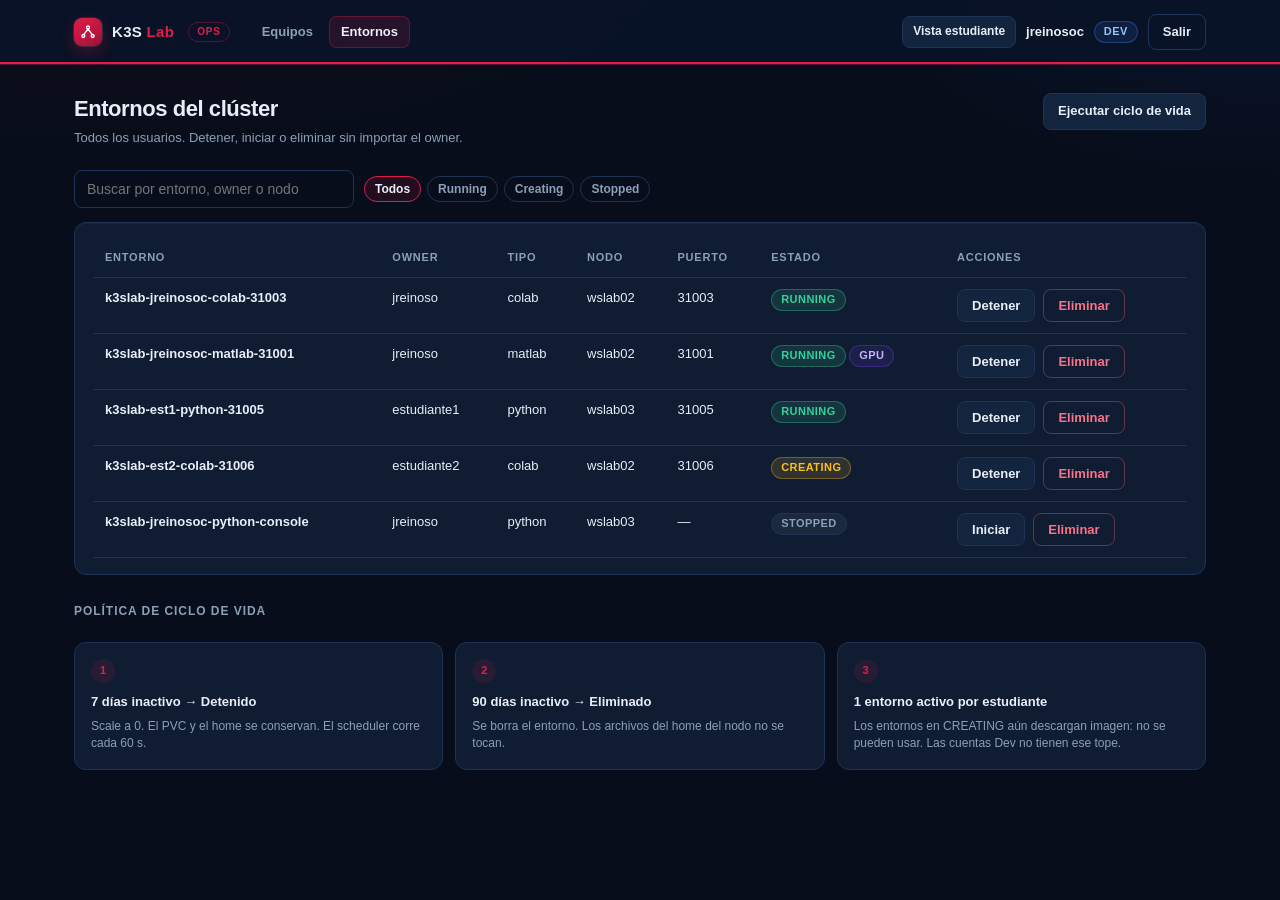
<file: frontend/admin.html>
<!DOCTYPE html>
<html lang="es">
<head>
  <meta charset="utf-8">
  <meta name="viewport" content="width=device-width,initial-scale=1">
  <title>K3S Lab — Entornos del clúster</title>
  <link rel="stylesheet" href="styles.css">
</head>
<body>
<header class="app-header dev">
  <div class="header-inner">
  <a class="brand" href="equipos.html">
    <span class="brand-mark" aria-hidden="true">
      <svg viewBox="0 0 24 24" fill="none" stroke="#fff" stroke-width="2" stroke-linecap="round">
        <circle cx="12" cy="5" r="2.2"/><circle cx="5" cy="18" r="2.2"/><circle cx="19" cy="18" r="2.2"/>
        <path d="M12 7.2 5.8 16M12 7.2 18.2 16"/>
      </svg>
    </span>
    <span class="brand-name">K3S <span>Lab</span></span>
    <span class="brand-context">Ops</span>
  </a>
  <nav class="nav">
    <a href="equipos.html">Equipos</a>
    <a class="on" href="admin.html">Entornos</a>
  </nav>
  <div class="huser">
    <a class="workspace-switch" href="dashboard.html"><span class="label">Vista estudiante</span></a>
    <span class="uname">jreinosoc</span>
    <span class="badge dev">DEV</span>
    <a class="btn ghost" href="login.html">Salir</a>
  </div>
  </div>
</header>

<main>
  <div class="page-head">
    <div>
      <h1>Entornos del clúster</h1>
      <p>Todos los usuarios. Detener, iniciar o eliminar sin importar el owner.</p>
    </div>
    <div class="page-head-actions">
      <a class="btn" href="#lifecycle">Ejecutar ciclo de vida</a>
    </div>
  </div>

  <div class="toolbar">
    <input id="env-search" type="search" placeholder="Buscar por entorno, owner o nodo">
    <div class="filters" id="status-filters">
      <button type="button" class="chip on" data-status="all">Todos</button>
      <button type="button" class="chip" data-status="running">Running</button>
      <button type="button" class="chip" data-status="creating">Creating</button>
      <button type="button" class="chip" data-status="stopped">Stopped</button>
    </div>
  </div>

  <div class="card table-wrap">
    <table class="data-table" id="env-table">
      <thead>
        <tr>
          <th>Entorno</th>
          <th>Owner</th>
          <th>Tipo</th>
          <th>Nodo</th>
          <th>Puerto</th>
          <th>Estado</th>
          <th>Acciones</th>
        </tr>
      </thead>
      <tbody>
        <tr data-status="running">
          <td><b>k3slab-jreinosoc-colab-31003</b></td>
          <td>jreinoso</td>
          <td>colab</td>
          <td>wslab02</td>
          <td>31003</td>
          <td><span class="badge running">RUNNING</span></td>
          <td><div class="env-actions"><button type="button">Detener</button><button type="button" class="danger">Eliminar</button></div></td>
        </tr>
        <tr data-status="running">
          <td><b>k3slab-jreinosoc-matlab-31001</b></td>
          <td>jreinoso</td>
          <td>matlab</td>
          <td>wslab02</td>
          <td>31001</td>
          <td><span class="badge running">RUNNING</span> <span class="badge gpu">GPU</span></td>
          <td><div class="env-actions"><button type="button">Detener</button><button type="button" class="danger">Eliminar</button></div></td>
        </tr>
        <tr data-status="running">
          <td><b>k3slab-est1-python-31005</b></td>
          <td>estudiante1</td>
          <td>python</td>
          <td>wslab03</td>
          <td>31005</td>
          <td><span class="badge running">RUNNING</span></td>
          <td><div class="env-actions"><button type="button">Detener</button><button type="button" class="danger">Eliminar</button></div></td>
        </tr>
        <tr data-status="creating">
          <td><b>k3slab-est2-colab-31006</b></td>
          <td>estudiante2</td>
          <td>colab</td>
          <td>wslab02</td>
          <td>31006</td>
          <td><span class="badge creating">CREATING</span></td>
          <td><div class="env-actions"><button type="button">Detener</button><button type="button" class="danger">Eliminar</button></div></td>
        </tr>
        <tr data-status="stopped">
          <td><b>k3slab-jreinosoc-python-console</b></td>
          <td>jreinoso</td>
          <td>python</td>
          <td>wslab03</td>
          <td>—</td>
          <td><span class="badge stopped">STOPPED</span></td>
          <td><div class="env-actions"><button type="button">Iniciar</button><button type="button" class="danger">Eliminar</button></div></td>
        </tr>
      </tbody>
    </table>
  </div>

  <p class="section-label">Política de ciclo de vida</p>
  <div class="policy">
    <div class="policy-step">
      <div class="n">1</div>
      <h3>7 días inactivo → Detenido</h3>
      <p>Scale a 0. El PVC y el home se conservan. El scheduler corre cada 60 s.</p>
    </div>
    <div class="policy-step">
      <div class="n">2</div>
      <h3>90 días inactivo → Eliminado</h3>
      <p>Se borra el entorno. Los archivos del home del nodo no se tocan.</p>
    </div>
    <div class="policy-step">
      <div class="n">3</div>
      <h3>1 entorno activo por estudiante</h3>
      <p>Los entornos en CREATING aún descargan imagen: no se pueden usar. Las cuentas Dev no tienen ese tope.</p>
    </div>
  </div>
</main>
<script src="app.js"></script>
</body>
</html>
</file>
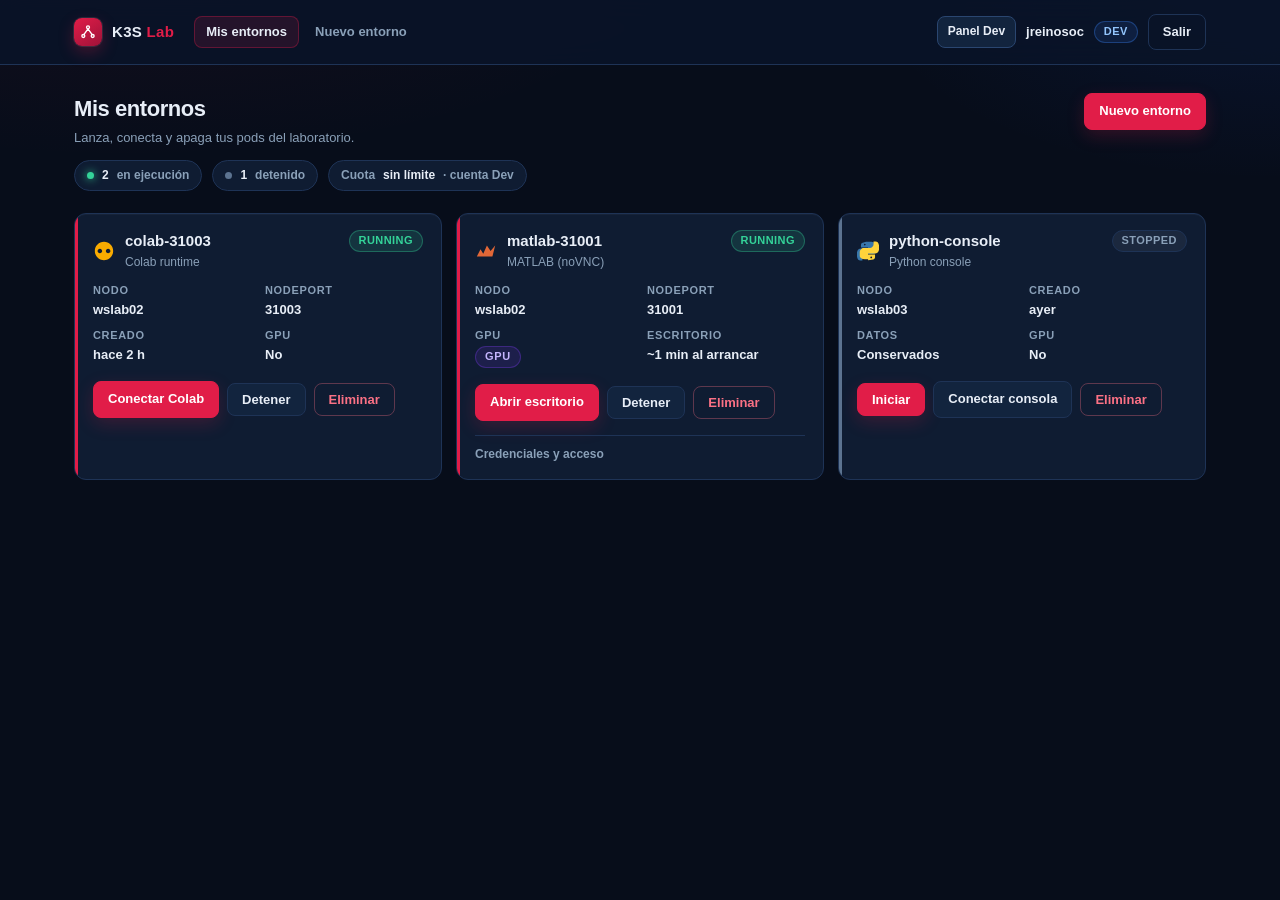
<file: frontend/dashboard.html>
<!DOCTYPE html>
<html lang="es">
<head>
  <meta charset="utf-8">
  <meta name="viewport" content="width=device-width,initial-scale=1">
  <title>K3S Lab — Mis entornos</title>
  <link rel="stylesheet" href="styles.css">
</head>
<body>
<header class="app-header">
  <div class="header-inner">
  <a class="brand" href="dashboard.html">
    <span class="brand-mark" aria-hidden="true">
      <svg viewBox="0 0 24 24" fill="none" stroke="#fff" stroke-width="2" stroke-linecap="round">
        <circle cx="12" cy="5" r="2.2"/><circle cx="5" cy="18" r="2.2"/><circle cx="19" cy="18" r="2.2"/>
        <path d="M12 7.2 5.8 16M12 7.2 18.2 16"/>
      </svg>
    </span>
    <span class="brand-name">K3S <span>Lab</span></span>
  </a>
  <nav class="nav">
    <a class="on" href="dashboard.html">Mis entornos</a>
    <a href="nuevo.html">Nuevo entorno</a>
  </nav>
  <div class="huser">
    <a class="workspace-switch" href="equipos.html">Panel Dev</a>
    <span class="uname">jreinosoc</span>
    <span class="badge dev">DEV</span>
    <a class="btn ghost" href="login.html">Salir</a>
  </div>
  </div>
</header>

<main>
  <div class="page-head">
    <div>
      <h1>Mis entornos</h1>
      <p>Lanza, conecta y apaga tus pods del laboratorio.</p>
      <div class="stats">
        <span class="stat"><span class="dot ok"></span><b>2</b> en ejecución</span>
        <span class="stat"><span class="dot off"></span><b>1</b> detenido</span>
        <span class="stat">Cuota <b>sin límite</b> · cuenta Dev</span>
      </div>
    </div>
    <div class="page-head-actions">
      <a class="btn primary" href="nuevo.html">Nuevo entorno</a>
    </div>
  </div>

  <div class="grid">
    <article class="card env-card">
      <div class="env-card-top">
        <div class="env-title">
          <svg class="ico" viewBox="0 0 24 24" fill="#F9AB00" aria-hidden="true"><path d="M12 2C6.48 2 2 6.48 2 12s4.48 10 10 10 10-4.48 10-10S17.52 2 12 2zm-4.5 12.5c-1.38 0-2.5-1.12-2.5-2.5s1.12-2.5 2.5-2.5 2.5 1.12 2.5 2.5-1.12 2.5-2.5 2.5zm9 0c-1.38 0-2.5-1.12-2.5-2.5s1.12-2.5 2.5-2.5 2.5 1.12 2.5 2.5-1.12 2.5-2.5 2.5z"/></svg>
          <div>
            <h3>colab-31003</h3>
            <div class="env-type">Colab runtime</div>
          </div>
        </div>
        <span class="badge running">RUNNING</span>
      </div>
      <div class="meta">
        <div class="meta-item"><span>Nodo</span><b>wslab02</b></div>
        <div class="meta-item"><span>NodePort</span><b>31003</b></div>
        <div class="meta-item"><span>Creado</span><b>hace 2 h</b></div>
        <div class="meta-item"><span>GPU</span><b>No</b></div>
      </div>
      <div class="env-actions">
        <a class="btn primary" href="#conectar">Conectar Colab</a>
        <button type="button">Detener</button>
        <button type="button" class="danger">Eliminar</button>
      </div>
    </article>

    <article class="card env-card">
      <div class="env-card-top">
        <div class="env-title">
          <svg class="ico" viewBox="0 0 24 24" fill="#e16737" aria-hidden="true"><path d="M2 18l4-8 3 5 4-9 4 6 5-6-3 12H2z"/></svg>
          <div>
            <h3>matlab-31001</h3>
            <div class="env-type">MATLAB (noVNC)</div>
          </div>
        </div>
        <span class="badge running">RUNNING</span>
      </div>
      <div class="meta">
        <div class="meta-item"><span>Nodo</span><b>wslab02</b></div>
        <div class="meta-item"><span>NodePort</span><b>31001</b></div>
        <div class="meta-item"><span>GPU</span><b><span class="badge gpu">GPU</span></b></div>
        <div class="meta-item"><span>Escritorio</span><b>~1 min al arrancar</b></div>
      </div>
      <div class="env-actions">
        <a class="btn primary" href="#abrir">Abrir escritorio</a>
        <button type="button">Detener</button>
        <button type="button" class="danger">Eliminar</button>
      </div>
      <details class="env-note">
        <summary>Credenciales y acceso</summary>
        <p>Password VNC (MVP): <b>k3slab</b>. Acceso directo por NodePort, igual que VS Code.</p>
      </details>
    </article>

    <article class="card env-card stopped">
      <div class="env-card-top">
        <div class="env-title">
          <svg class="ico" viewBox="0 0 24 24" aria-hidden="true"><path fill="#3776AB" d="M11.9 2c-1.4 0-2.7.12-3.85.35C4.86 2.86 4.3 3.9 4.3 5.8v2.5h7.7v.84H4.3c-1.9 0-3.56 1.14-4.08 3.3-.6 2.5-.63 4.05 0 6.66.46 1.93 1.57 3.3 3.47 3.3h2.24v-3c0-2.15 1.87-4.05 4.08-4.05h7.7c1.82 0 3.28-1.5 3.28-3.33V5.8c0-1.78-1.5-3.11-3.28-3.41C16.6 2.15 14.9 2 13.28 2h-1.4zm-3.4 2.02c.54 0 .97.45.97 1s-.43 1-.97 1c-.55 0-.98-.45-.98-1s.43-1 .98-1z"/><path fill="#FFD43B" d="M12.1 22c1.4 0 2.7-.12 3.85-.35 3.19-.51 3.75-1.55 3.75-3.45v-2.5h-7.7v-.84h7.7c1.9 0 3.56-1.14 4.08-3.3.6-2.5.63-4.05 0-6.66-.46-1.93-1.57-3.3-3.47-3.3h-2.24v3c0 2.15-1.87 4.05-4.08 4.05H6.3C4.48 9.65 3 11.15 3 12.98v4.22c0 1.78 1.5 3.11 3.28 3.41 1.11.24 2.81.39 4.43.39h1.4zm3.4-2.02c-.54 0-.97-.45-.97-1s.43-1 .97-1c.55 0 .98.45.98 1s-.43 1-.98 1z"/></svg>
          <div>
            <h3>python-console</h3>
            <div class="env-type">Python console</div>
          </div>
        </div>
        <span class="badge stopped">STOPPED</span>
      </div>
      <div class="meta">
        <div class="meta-item"><span>Nodo</span><b>wslab03</b></div>
        <div class="meta-item"><span>Creado</span><b>ayer</b></div>
        <div class="meta-item"><span>Datos</span><b>Conservados</b></div>
        <div class="meta-item"><span>GPU</span><b>No</b></div>
      </div>
      <div class="env-actions">
        <button type="button" class="primary">Iniciar</button>
        <a class="btn" href="#conectar">Conectar consola</a>
        <button type="button" class="danger">Eliminar</button>
      </div>
    </article>
  </div>
</main>
<script src="app.js"></script>
</body>
</html>
</file>
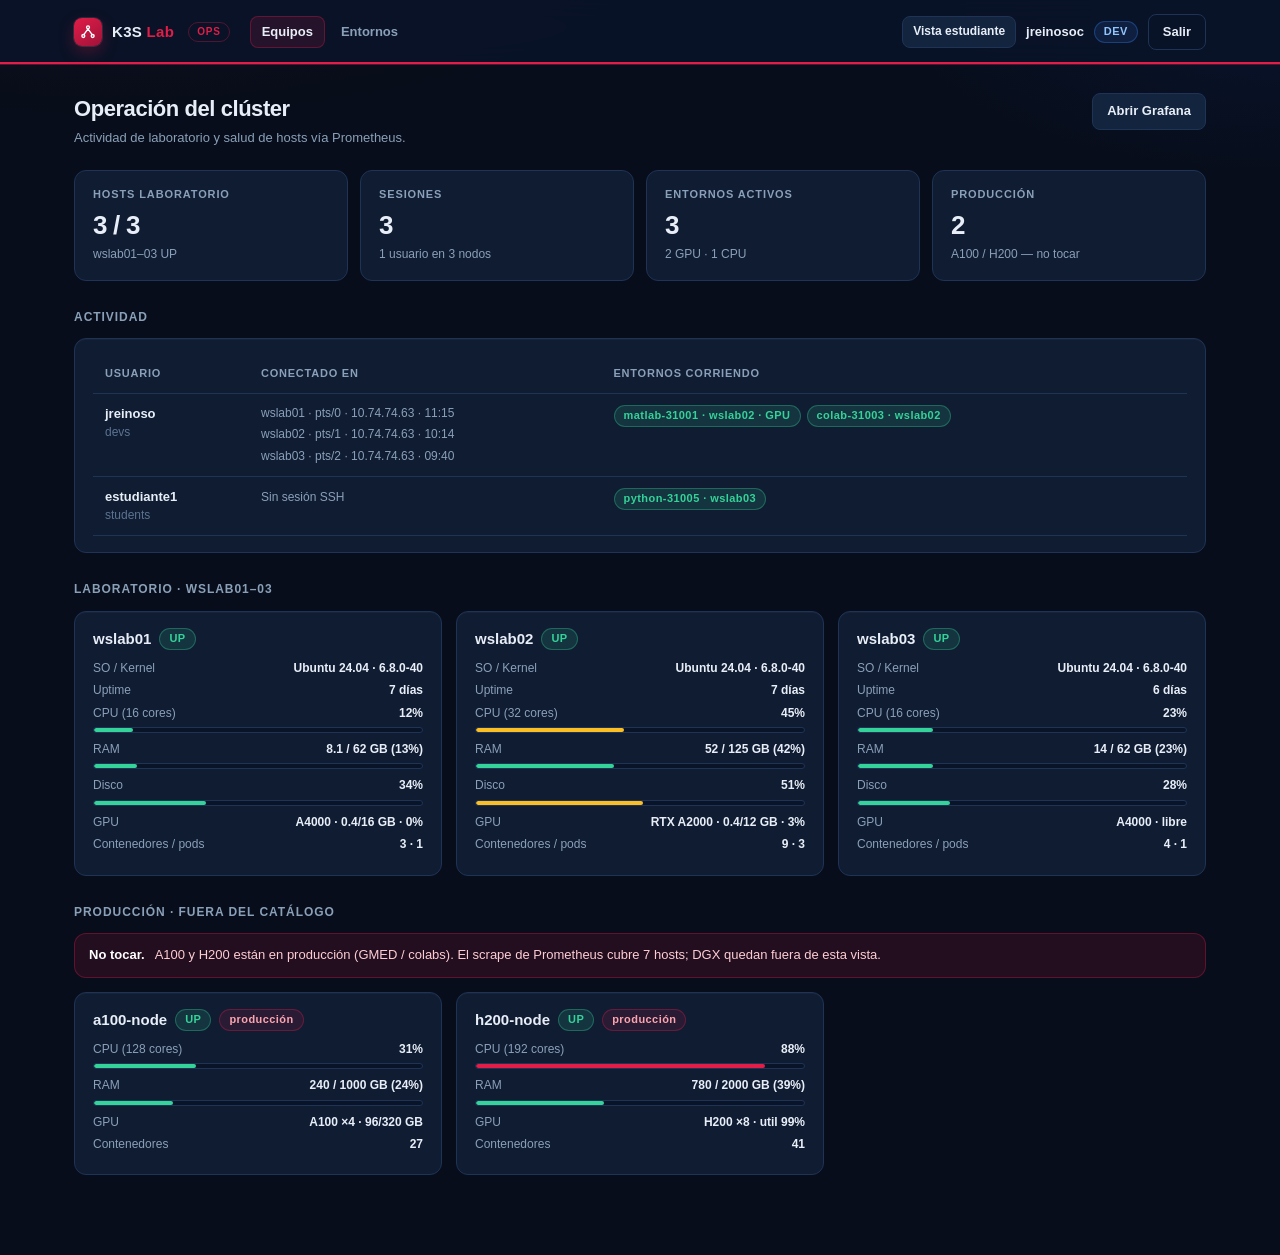
<file: frontend/equipos.html>
<!DOCTYPE html>
<html lang="es">
<head>
  <meta charset="utf-8">
  <meta name="viewport" content="width=device-width,initial-scale=1">
  <title>K3S Lab — Equipos</title>
  <link rel="stylesheet" href="styles.css">
</head>
<body>
<header class="app-header dev">
  <div class="header-inner">
  <a class="brand" href="equipos.html">
    <span class="brand-mark" aria-hidden="true">
      <svg viewBox="0 0 24 24" fill="none" stroke="#fff" stroke-width="2" stroke-linecap="round">
        <circle cx="12" cy="5" r="2.2"/><circle cx="5" cy="18" r="2.2"/><circle cx="19" cy="18" r="2.2"/>
        <path d="M12 7.2 5.8 16M12 7.2 18.2 16"/>
      </svg>
    </span>
    <span class="brand-name">K3S <span>Lab</span></span>
    <span class="brand-context">Ops</span>
  </a>
  <nav class="nav">
    <a class="on" href="equipos.html">Equipos</a>
    <a href="admin.html">Entornos</a>
  </nav>
  <div class="huser">
    <a class="workspace-switch" href="dashboard.html"><span class="label">Vista estudiante</span></a>
    <span class="uname">jreinosoc</span>
    <span class="badge dev">DEV</span>
    <a class="btn ghost" href="login.html">Salir</a>
  </div>
  </div>
</header>

<main>
  <div class="page-head">
    <div>
      <h1>Operación del clúster</h1>
      <p>Actividad de laboratorio y salud de hosts vía Prometheus.</p>
    </div>
    <div class="page-head-actions">
      <a class="btn" href="#grafana">Abrir Grafana</a>
    </div>
  </div>

  <div class="kpis">
    <div class="kpi">
      <div class="lbl">Hosts laboratorio</div>
      <div class="val">3 / 3</div>
      <div class="sub">wslab01–03 UP</div>
    </div>
    <div class="kpi">
      <div class="lbl">Sesiones</div>
      <div class="val">3</div>
      <div class="sub">1 usuario en 3 nodos</div>
    </div>
    <div class="kpi">
      <div class="lbl">Entornos activos</div>
      <div class="val">3</div>
      <div class="sub">2 GPU · 1 CPU</div>
    </div>
    <div class="kpi">
      <div class="lbl">Producción</div>
      <div class="val">2</div>
      <div class="sub">A100 / H200 — no tocar</div>
    </div>
  </div>

  <p class="section-label">Actividad</p>
  <div class="card table-wrap">
    <table class="data-table">
      <thead>
        <tr><th>Usuario</th><th>Conectado en</th><th>Entornos corriendo</th></tr>
      </thead>
      <tbody>
        <tr>
          <td><b>jreinoso</b><div class="faint">devs</div></td>
          <td>
            <div class="session-list">
              <span>wslab01 · pts/0 · 10.74.74.63 · 11:15</span>
              <span>wslab02 · pts/1 · 10.74.74.63 · 10:14</span>
              <span>wslab03 · pts/2 · 10.74.74.63 · 09:40</span>
            </div>
          </td>
          <td>
            <div class="env-chips">
              <span class="badge running">matlab-31001 · wslab02 · GPU</span>
              <span class="badge running">colab-31003 · wslab02</span>
            </div>
          </td>
        </tr>
        <tr>
          <td><b>estudiante1</b><div class="faint">students</div></td>
          <td><span class="muted">Sin sesión SSH</span></td>
          <td>
            <div class="env-chips">
              <span class="badge running">python-31005 · wslab03</span>
            </div>
          </td>
        </tr>
      </tbody>
    </table>
  </div>

  <p class="section-label">Laboratorio · wslab01–03</p>
  <div class="host-grid">
    <article class="card host-card">
      <h3>wslab01 <span class="badge running">UP</span></h3>
      <div class="kv"><span>SO / Kernel</span><b>Ubuntu 24.04 · 6.8.0-40</b></div>
      <div class="kv"><span>Uptime</span><b>7 días</b></div>
      <div class="kv"><span>CPU (16 cores)</span><b>12%</b></div>
      <div class="bar"><i style="width:12%"></i></div>
      <div class="kv"><span>RAM</span><b>8.1 / 62 GB (13%)</b></div>
      <div class="bar"><i style="width:13%"></i></div>
      <div class="kv"><span>Disco</span><b>34%</b></div>
      <div class="bar"><i style="width:34%"></i></div>
      <div class="kv"><span>GPU</span><b>A4000 · 0.4/16 GB · 0%</b></div>
      <div class="kv"><span>Contenedores / pods</span><b>3 · 1</b></div>
    </article>
    <article class="card host-card">
      <h3>wslab02 <span class="badge running">UP</span></h3>
      <div class="kv"><span>SO / Kernel</span><b>Ubuntu 24.04 · 6.8.0-40</b></div>
      <div class="kv"><span>Uptime</span><b>7 días</b></div>
      <div class="kv"><span>CPU (32 cores)</span><b>45%</b></div>
      <div class="bar"><i class="warn" style="width:45%"></i></div>
      <div class="kv"><span>RAM</span><b>52 / 125 GB (42%)</b></div>
      <div class="bar"><i style="width:42%"></i></div>
      <div class="kv"><span>Disco</span><b>51%</b></div>
      <div class="bar"><i class="warn" style="width:51%"></i></div>
      <div class="kv"><span>GPU</span><b>RTX A2000 · 0.4/12 GB · 3%</b></div>
      <div class="kv"><span>Contenedores / pods</span><b>9 · 3</b></div>
    </article>
    <article class="card host-card">
      <h3>wslab03 <span class="badge running">UP</span></h3>
      <div class="kv"><span>SO / Kernel</span><b>Ubuntu 24.04 · 6.8.0-40</b></div>
      <div class="kv"><span>Uptime</span><b>6 días</b></div>
      <div class="kv"><span>CPU (16 cores)</span><b>23%</b></div>
      <div class="bar"><i style="width:23%"></i></div>
      <div class="kv"><span>RAM</span><b>14 / 62 GB (23%)</b></div>
      <div class="bar"><i style="width:23%"></i></div>
      <div class="kv"><span>Disco</span><b>28%</b></div>
      <div class="bar"><i style="width:28%"></i></div>
      <div class="kv"><span>GPU</span><b>A4000 · libre</b></div>
      <div class="kv"><span>Contenedores / pods</span><b>4 · 1</b></div>
    </article>
  </div>

  <p class="section-label">Producción · fuera del catálogo</p>
  <div class="prod-banner">
    <strong>No tocar.</strong>
    <span>A100 y H200 están en producción (GMED / colabs). El scrape de Prometheus cubre 7 hosts; DGX quedan fuera de esta vista.</span>
  </div>
  <div class="host-grid">
    <article class="card host-card">
      <h3>a100-node <span class="badge running">UP</span> <span class="badge warn-prod">producción</span></h3>
      <div class="kv"><span>CPU (128 cores)</span><b>31%</b></div>
      <div class="bar"><i style="width:31%"></i></div>
      <div class="kv"><span>RAM</span><b>240 / 1000 GB (24%)</b></div>
      <div class="bar"><i style="width:24%"></i></div>
      <div class="kv"><span>GPU</span><b>A100 ×4 · 96/320 GB</b></div>
      <div class="kv"><span>Contenedores</span><b>27</b></div>
    </article>
    <article class="card host-card">
      <h3>h200-node <span class="badge running">UP</span> <span class="badge warn-prod">producción</span></h3>
      <div class="kv"><span>CPU (192 cores)</span><b>88%</b></div>
      <div class="bar"><i class="full" style="width:88%"></i></div>
      <div class="kv"><span>RAM</span><b>780 / 2000 GB (39%)</b></div>
      <div class="bar"><i style="width:39%"></i></div>
      <div class="kv"><span>GPU</span><b>H200 ×8 · util 99%</b></div>
      <div class="kv"><span>Contenedores</span><b>41</b></div>
    </article>
  </div>
</main>
<script src="app.js"></script>
</body>
</html>
</file>
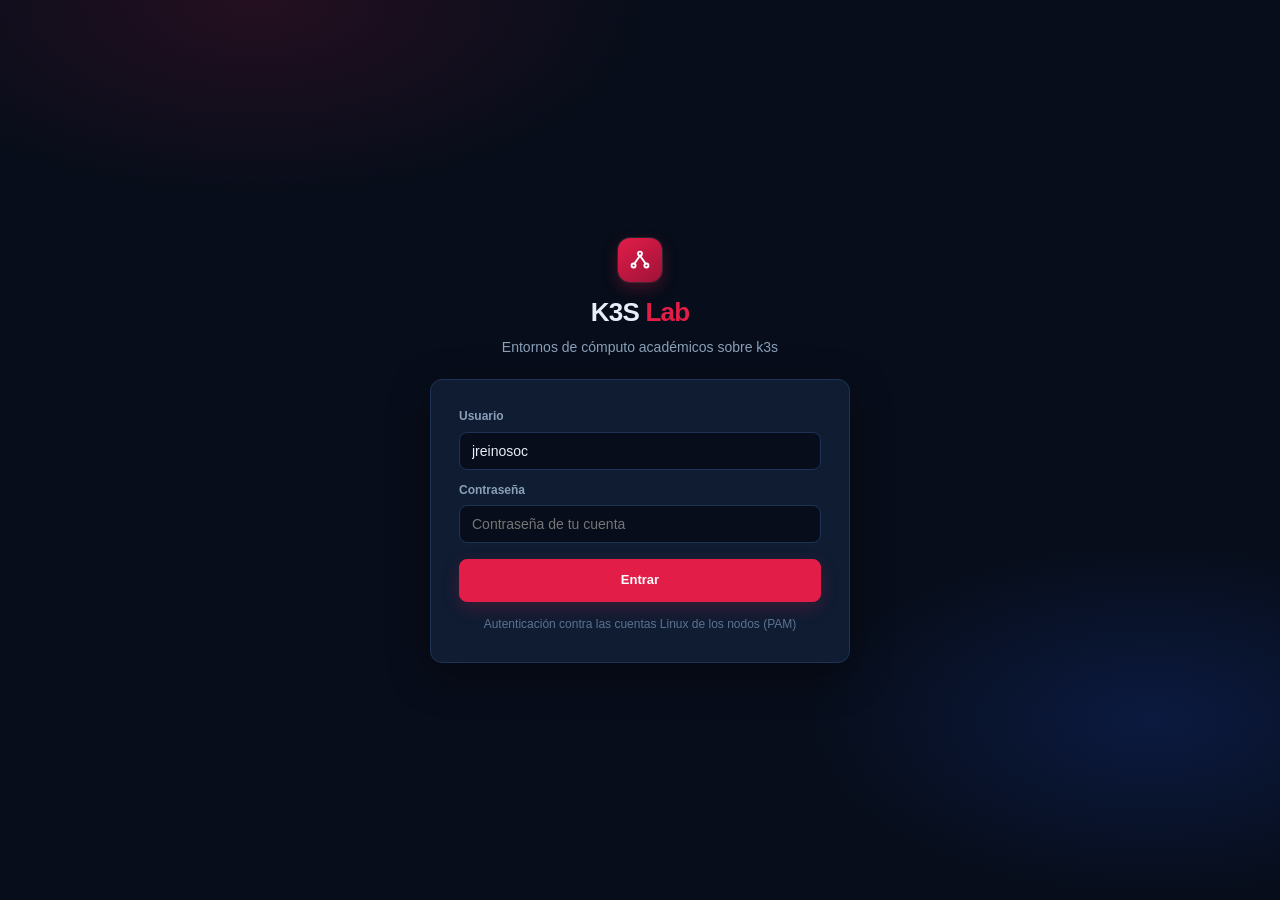
<file: frontend/login.html>
<!DOCTYPE html>
<html lang="es">
<head>
  <meta charset="utf-8">
  <meta name="viewport" content="width=device-width,initial-scale=1">
  <title>K3S Lab — Iniciar sesión</title>
  <link rel="stylesheet" href="styles.css">
</head>
<body class="login-page">
  <div class="login-shell">
    <div class="login-brand">
      <div class="brand-mark" aria-hidden="true">
        <svg viewBox="0 0 24 24" fill="none" stroke="#fff" stroke-width="2" stroke-linecap="round">
          <circle cx="12" cy="5" r="2.2"/><circle cx="5" cy="18" r="2.2"/><circle cx="19" cy="18" r="2.2"/>
          <path d="M12 7.2 5.8 16M12 7.2 18.2 16"/>
        </svg>
      </div>
      <h1>K3S <span>Lab</span></h1>
      <p>Entornos de cómputo académicos sobre k3s</p>
    </div>
    <div class="card login-card">
      <label class="field">
        <span>Usuario</span>
        <input name="user" placeholder="cuenta Linux del laboratorio" value="jreinosoc" autocomplete="username">
      </label>
      <label class="field">
        <span>Contraseña</span>
        <input name="pass" type="password" placeholder="Contraseña de tu cuenta" autocomplete="current-password">
      </label>
      <a class="btn primary" href="dashboard.html">Entrar</a>
      <p class="login-hint">Autenticación contra las cuentas Linux de los nodos (PAM)</p>
    </div>
  </div>
</body>
</html>
</file>
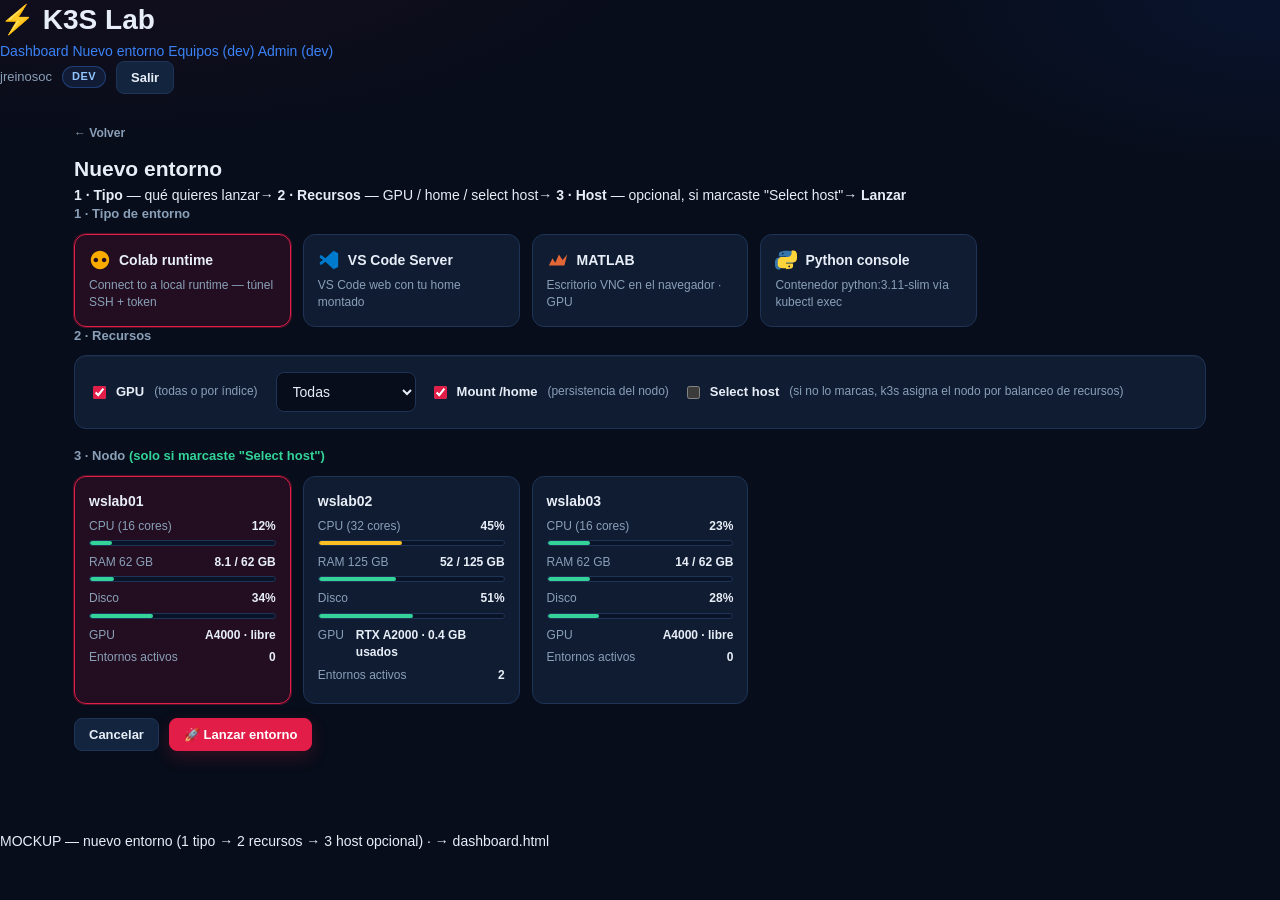
<file: frontend/nuevo.html>
<!DOCTYPE html>
<html lang="es"><head><meta charset="utf-8"><meta name="viewport" content="width=device-width,initial-scale=1">
<title>K3S Lab — Nuevo entorno</title><link rel="stylesheet" href="styles.css"></head><body>

<header>
  <h1>⚡ K3S <span>Lab</span></h1>
  <nav>
    <a href="dashboard.html">Dashboard</a>
    <a class="on" href="nuevo.html">Nuevo entorno</a>
    <a href="equipos.html">Equipos (dev)</a>
    <a href="admin.html">Admin (dev)</a>
  </nav>
  <div class="huser"><span>jreinosoc</span><span class="badge dev">DEV</span><a href="login.html"><button>Salir</button></a></div>
</header>

<main>
  <a class="backlink" href="dashboard.html">← Volver</a>
  <h2>Nuevo entorno</h2>
  <div class="steps">
    <span><b>1 · Tipo</b> — qué quieres lanzar</span><span>→</span>
    <span><b>2 · Recursos</b> — GPU / home / select host</span><span>→</span>
    <span><b>3 · Host</b> — opcional, si marcaste "Select host"</span><span>→</span>
    <span><b>Lanzar</b></span>
  </div>

  <!-- 1 · TIPO -->
  <h3 style="font-size:13px;color:var(--muted);margin-bottom:10px">1 · Tipo de entorno</h3>
  <div class="type-cards">
    <div class="type-card sel">
      <h3><svg class="ico" viewBox="0 0 24 24" fill="#F9AB00"><path d="M12 2C6.48 2 2 6.48 2 12s4.48 10 10 10 10-4.48 10-10S17.52 2 12 2zm-4.5 12.5c-1.38 0-2.5-1.12-2.5-2.5s1.12-2.5 2.5-2.5 2.5 1.12 2.5 2.5-1.12 2.5-2.5 2.5zm9 0c-1.38 0-2.5-1.12-2.5-2.5s1.12-2.5 2.5-2.5 2.5 1.12 2.5 2.5-1.12 2.5-2.5 2.5z"/></svg>Colab runtime</h3>
      <div class="muted">Connect to a local runtime — túnel SSH + token</div>
    </div>
    <div class="type-card">
      <h3><svg class="ico" viewBox="0 0 24 24" fill="#007ACC"><path d="M17 2 8 10 3.5 6.5 2 7.3v9.4l1.5.8L8 14l9 8 5-2.5v-15L17 2zM2 9.5l3.5 2.5L2 14.5v-5z"/></svg>VS Code Server</h3>
      <div class="muted">VS Code web con tu home montado</div>
    </div>
    <div class="type-card">
      <h3><svg class="ico" viewBox="0 0 24 24" fill="#e16737"><path d="M2 18l4-8 3 5 4-9 4 6 5-6-3 12H2z"/></svg>MATLAB</h3>
      <div class="muted">Escritorio VNC en el navegador · GPU</div>
    </div>
    <div class="type-card">
      <h3><svg class="ico" viewBox="0 0 24 24"><path fill="#3776AB" d="M11.9 2c-1.4 0-2.7.12-3.85.35C4.86 2.86 4.3 3.9 4.3 5.8v2.5h7.7v.84H4.3c-1.9 0-3.56 1.14-4.08 3.3-.6 2.5-.63 4.05 0 6.66.46 1.93 1.57 3.3 3.47 3.3h2.24v-3c0-2.15 1.87-4.05 4.08-4.05h7.7c1.82 0 3.28-1.5 3.28-3.33V5.8c0-1.78-1.5-3.11-3.28-3.41C16.6 2.15 14.9 2 13.28 2h-1.4zm-3.4 2.02c.54 0 .97.45.97 1s-.43 1-.97 1c-.55 0-.98-.45-.98-1s.43-1 .98-1z"/><path fill="#FFD43B" d="M12.1 22c1.4 0 2.7-.12 3.85-.35 3.19-.51 3.75-1.55 3.75-3.45v-2.5h-7.7v-.84h7.7c1.9 0 3.56-1.14 4.08-3.3.6-2.5.63-4.05 0-6.66-.46-1.93-1.57-3.3-3.47-3.3h-2.24v3c0 2.15-1.87 4.05-4.08 4.05H6.3C4.48 9.65 3 11.15 3 12.98v4.22c0 1.78 1.5 3.11 3.28 3.41 1.11.24 2.81.39 4.43.39h1.4zm3.4-2.02c-.54 0-.97-.45-.97-1s.43-1 .97-1c.55 0 .98.45.98 1s-.43 1-.98 1z"/></svg>Python console</h3>
      <div class="muted">Contenedor python:3.11-slim vía kubectl exec</div>
    </div>
  </div>

  <!-- 2 · RECURSOS -->
  <h3 style="font-size:13px;color:var(--muted);margin-bottom:10px">2 · Recursos</h3>
  <div class="card" style="margin-bottom:18px">
    <div style="display:flex;gap:18px;align-items:center;flex-wrap:wrap">
      <label class="check" style="margin:0"><input type="checkbox" checked> <b>GPU</b> <span class="muted">(todas o por índice)</span></label>
      <select style="width:140px;margin:0"><option>Todas</option><option>GPU 0</option><option>GPU 1</option></select>
      <label class="check" style="margin:0"><input type="checkbox" checked> <b>Mount /home</b> <span class="muted">(persistencia del nodo)</span></label>
      <label class="check" style="margin:0"><input type="checkbox"> <b>Select host</b> <span class="muted">(si no lo marcas, k3s asigna el nodo por balanceo de recursos)</span></label>
    </div>
  </div>

  <!-- 3 · HOST (opcional) -->
  <h3 style="font-size:13px;color:var(--muted);margin-bottom:10px">3 · Nodo <span style="color:var(--green)">(solo si marcaste "Select host")</span></h3>
  <div class="node-cards">
    <div class="node-card sel">
      <h3>wslab01</h3>
      <div class="kv"><span>CPU (16 cores)</span><b>12%</b></div>
      <div class="bar"><i style="width:12%"></i></div>
      <div class="kv"><span>RAM 62 GB</span><b>8.1 / 62 GB</b></div>
      <div class="bar"><i style="width:13%"></i></div>
      <div class="kv"><span>Disco</span><b>34%</b></div>
      <div class="bar"><i style="width:34%"></i></div>
      <div class="kv"><span>GPU</span><b>A4000 · libre</b></div>
      <div class="kv"><span>Entornos activos</span><b>0</b></div>
    </div>
    <div class="node-card">
      <h3>wslab02</h3>
      <div class="kv"><span>CPU (32 cores)</span><b>45%</b></div>
      <div class="bar"><i class="warn" style="width:45%"></i></div>
      <div class="kv"><span>RAM 125 GB</span><b>52 / 125 GB</b></div>
      <div class="bar"><i style="width:42%"></i></div>
      <div class="kv"><span>Disco</span><b>51%</b></div>
      <div class="bar"><i style="width:51%"></i></div>
      <div class="kv"><span>GPU</span><b>RTX A2000 · 0.4 GB usados</b></div>
      <div class="kv"><span>Entornos activos</span><b>2</b></div>
    </div>
    <div class="node-card">
      <h3>wslab03</h3>
      <div class="kv"><span>CPU (16 cores)</span><b>23%</b></div>
      <div class="bar"><i style="width:23%"></i></div>
      <div class="kv"><span>RAM 62 GB</span><b>14 / 62 GB</b></div>
      <div class="bar"><i style="width:23%"></i></div>
      <div class="kv"><span>Disco</span><b>28%</b></div>
      <div class="bar"><i style="width:28%"></i></div>
      <div class="kv"><span>GPU</span><b>A4000 · libre</b></div>
      <div class="kv"><span>Entornos activos</span><b>0</b></div>
    </div>
  </div>

  <div style="margin-top:14px;display:flex;gap:10px">
    <a href="dashboard.html"><button>Cancelar</button></a>
    <a href="dashboard.html"><button class="primary">🚀 Lanzar entorno</button></a>
  </div>
</main>
<div class="mock-note">MOCKUP — nuevo entorno (1 tipo → 2 recursos → 3 host opcional) · → dashboard.html</div>
</body></html>
</file>
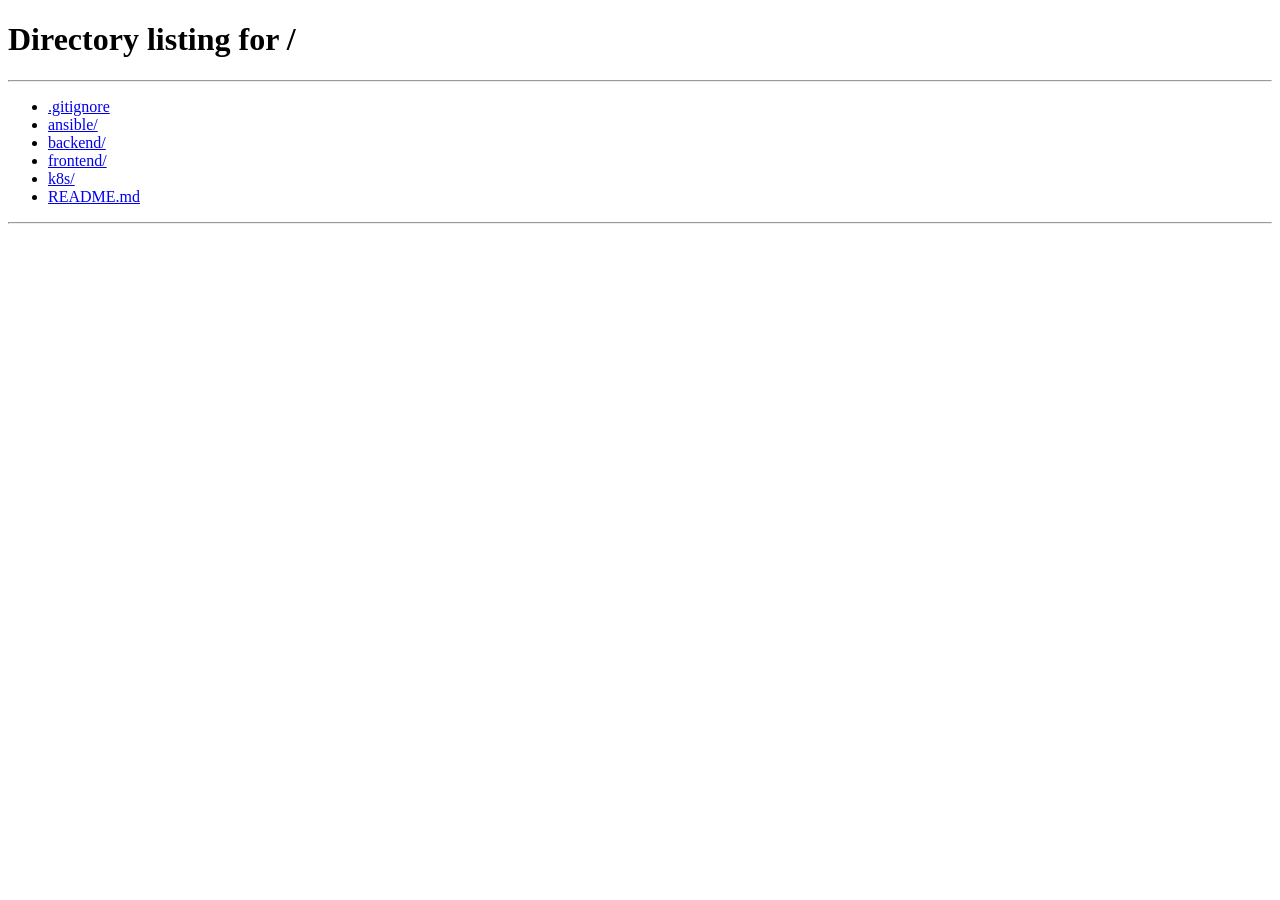
<file: backend/static/equipos3d.html>
<!doctype html>
<html lang="es">
<head>
  <meta charset="utf-8"><meta name="viewport" content="width=device-width,initial-scale=1">
  <title>K3S Lab — Equipos · Topología 3D</title>
  <link rel="icon" type="image/svg+xml" href="/favicon.svg" />
  <link rel="preconnect" href="https://fonts.googleapis.com" />
  <link rel="preconnect" href="https://fonts.gstatic.com" crossorigin />
  <link href="https://fonts.googleapis.com/css2?family=Sora:wght@400;600;700;800&family=JetBrains+Mono:wght@400;600&display=swap" rel="stylesheet" />
  <script type="importmap">{"imports":{"three":"https://cdn.jsdelivr.net/npm/three@0.165.0/build/three.module.js","three/addons/":"https://cdn.jsdelivr.net/npm/three@0.165.0/examples/jsm/"}}</script>
  <script>
    /* Guardia: solo devs; el token vive en localStorage (misma key que la app) */
    (function(){
      var a=null; try{a=JSON.parse(localStorage.getItem('k3slab_auth')||'null')}catch(e){}
      if(!a||!a.token||a.role!=='dev'){location.replace('/');return}
      window.__AUTH=a;
      /* mismo llenado del header que el enter() de la app — tras DOMContentLoaded
         porque este script corre en <head>, antes de que exista el body */
      document.addEventListener('DOMContentLoaded', function(){
        var hname=document.getElementById('hname');
        if(hname)hname.textContent=a.username||'';
        var rb=document.getElementById('hrole');
        if(rb){rb.textContent=(a.role||'dev').toUpperCase();rb.className='badge '+a.role}
        var hctx=document.getElementById('hctx');
        if(hctx)hctx.textContent='DEV';
        document.querySelectorAll('.nav-dev').forEach(function(l){l.style.display=''});
      });
    })();
    function auth(){return window.__AUTH||null}
    function logout(){localStorage.removeItem('k3slab_auth');location.href='/'}
    function toast(msg, ok = true) {
      const t = document.getElementById("toast");
      t.textContent = msg;
      t.style.borderColor = ok ? "var(--green)" : "var(--red)";
      t.style.display = "block";
      setTimeout(() => (t.style.display = "none"), 4000);
    }
    function copyText(txt) {
      (navigator.clipboard ? navigator.clipboard.writeText(txt) : Promise.reject()).then(
        () => toast("Copiado"),
        () => toast("No se pudo copiar", false),
      );
    }
  </script>
  <style>
    /* ---------- vars del app (idénticas a index.html) ---------- */
    :root {
      --bg: #070d1a; --panel: #0d1526; --panel-2: #111c31; --border: #1d2942;
      --fg: #e8eef7; --muted: #7c8aa5; --accent: #e11d48; --accent-2: #fb7185;
      --green: #34d399; --blue: #60a5fa; --yellow: #fbbf24; --red: #fb7185;
      --accent-soft: rgba(225, 29, 72, 0.1);
      --glass: rgba(13, 25, 38, 0.78); --line: rgba(129, 213, 255, 0.19);
      --cyan: #54e6ff; --orange: #ffad4d; --red3d: #ff5268; --neon-green: #4effa0; --purple: #bf7bff;
      --font: "Sora", -apple-system, BlinkMacSystemFont, "Segoe UI", Roboto, sans-serif;
    }
    * { box-sizing: border-box; margin: 0; padding: 0; font-family: var(--font); }
    code, pre, .mono, .badge, .brand-context, .chip, .who-term pre { font-family: "JetBrains Mono", ui-monospace, Menlo, monospace; }

    /* ---------- base (idéntica a index.html) ---------- */
    body { background: var(--bg); color: var(--fg); }
    button { cursor: pointer; font-weight: 600; font-size: 13px; color: var(--fg); background: var(--panel-2); border: 1px solid var(--border); padding: 8px 14px; border-radius: 10px; transition: 0.15s; }
    button:hover { border-color: #2c3e63; transform: translateY(-1px); }
    button:disabled { opacity: 0.45; cursor: not-allowed; transform: none; }
    .workspace-switch { color: var(--muted); }
    .workspace-switch:hover { color: var(--fg); }

    /* ---------- header idéntico a index.html ---------- */
    .app-header { position: sticky; top: 0; z-index: 50; background: rgba(7, 13, 26, 0.78); backdrop-filter: blur(14px); -webkit-backdrop-filter: blur(14px); border-bottom: 1px solid var(--border); }
    .app-header.dev { border-bottom: 1px solid rgba(225, 29, 72, 0.35); }
    .header-inner { max-width: 1180px; margin: 0 auto; padding: 10px 20px; display: flex; align-items: center; gap: 18px; flex-wrap: wrap; }
    .brand { display: flex; align-items: center; gap: 10px; text-decoration: none; color: var(--fg); }
    .brand:hover { text-decoration: none; }
    .brand-mark { width: 38px; height: 38px; border-radius: 10px; display: grid; place-items: center; background: linear-gradient(145deg, var(--accent), #9f1239); box-shadow: 0 6px 18px rgba(225, 29, 72, 0.35); }
    .brand-mark svg { width: 20px; height: 20px; }
    .brand-name { font-weight: 800; letter-spacing: 0.3px; font-size: 16px; }
    .brand-name span { color: var(--accent-2); }
    .brand-context { font-size: 10px; font-weight: 700; letter-spacing: 1.2px; color: var(--muted); border: 1px solid var(--border); padding: 3px 8px; border-radius: 999px; text-transform: uppercase; }
    .nav { display: flex; gap: 6px; flex-wrap: wrap; margin-left: auto; }
    .nav a { color: var(--muted); text-decoration: none; font-size: 13px; font-weight: 600; padding: 8px 14px; border-radius: 999px; border: 1px solid transparent; transition: 0.15s; }
    .nav a:hover { color: var(--fg); border-color: var(--border); background: var(--panel-2); text-decoration: none; }
    .nav a.on { color: var(--fg); background: var(--panel-2); border-color: var(--border); box-shadow: inset 0 0 0 1px rgba(225, 29, 72, 0.25); }
    .huser { display: flex; align-items: center; gap: 10px; }
    .uname { font-size: 13px; font-weight: 600; color: var(--fg); }
    .badge { display: inline-flex; align-items: center; padding: 3px 10px; border-radius: 999px; font-size: 10.5px; font-weight: 700; letter-spacing: 0.6px; }
    .badge.dev { background: rgba(225, 29, 72, 0.12); color: var(--accent-2); border: 1px solid rgba(225, 29, 72, 0.35); }
    .badge.gpu { background: rgba(167, 139, 250, 0.14); color: #c4b5fd; border: 1px solid rgba(167, 139, 250, 0.35); }
    .badge.running { background: rgba(52, 211, 153, 0.12); color: var(--green); border: 1px solid rgba(52, 211, 153, 0.3); }
    .badge.creating { background: rgba(251, 191, 36, 0.12); color: var(--yellow); border: 1px solid rgba(251, 191, 36, 0.3); }
    .badge.error { background: rgba(251, 113, 133, 0.12); color: var(--red); border: 1px solid rgba(251, 113, 133, 0.3); }
    .badge.stopped { background: rgba(124, 138, 165, 0.12); color: var(--muted); border: 1px solid var(--border); }

    /* ---------- cards / filtros / modal (idénticos a index.html) ---------- */
    .card { background: linear-gradient(180deg, rgba(255, 255, 255, 0.02), transparent 40%), var(--panel); border: 1px solid var(--border); border-radius: 12px; padding: 16px; box-shadow: 0 10px 24px rgba(2, 6, 17, 0.35); }
    .muted { color: var(--muted); font-size: 12px; }
    .filters { display: flex; gap: 6px; flex-wrap: wrap; align-items: center; margin-bottom: 10px; }
    .filters input, .filters select { background: transparent; border: 1px solid var(--border); color: var(--muted); border-radius: 99px; padding: 3px 11px; font-size: 12px; height: 26px; outline: none; transition: border-color 0.15s, color 0.15s; appearance: none; -webkit-appearance: none; cursor: pointer; }
    .filters input { flex: 1; min-width: 150px; max-width: 250px; color: var(--fg); cursor: text; }
    .modal { position: fixed; inset: 0; background: rgba(2, 6, 17, 0.85); display: none; align-items: center; justify-content: center; z-index: 50; padding: 24px; backdrop-filter: blur(4px); }
    .modal .card { max-width: 860px; width: 100%; max-height: 90vh; overflow-y: auto; }
    .modal pre { background: var(--panel-2); border: 1px solid var(--border); border-radius: 10px; padding: 10px 12px; font-size: 12px; color: var(--green); overflow-x: auto; margin: 6px 0; white-space: pre-wrap; word-break: break-all; }
    .copyrow { display: flex; gap: 8px; align-items: center; }
    .copyrow pre { flex: 1; }
    .copyrow button { white-space: nowrap; font-size: 12px; padding: 6px 10px; }
    .who-grid { display: grid; grid-template-columns: repeat(auto-fit, minmax(230px, 1fr)); gap: 8px; }
    .who-term { background: #0a0f1a; border: 1px solid var(--border); border-radius: 10px; padding: 10px 12px; }
    .who-term b { display: block; margin-bottom: 6px; font-size: 12px; }
    .who-term pre { margin: 0; white-space: pre-wrap; word-break: break-all; font-size: 11px; color: var(--muted); }
    #toast { position: fixed; bottom: 24px; left: 50%; transform: translateX(-50%); background: var(--panel-2); border: 1px solid var(--border); border-radius: 10px; padding: 10px 16px; font-size: 13px; color: var(--fg); display: none; z-index: 100; }

    /* ---------- página 3D ---------- */
    html, body { width: 100%; height: 100%; overflow: hidden; }
    #scene { position: fixed; inset: 0; width: 100%; height: 100%; display: block; touch-action: none; }
    .hud { position: fixed; z-index: 3; inset: 0; pointer-events: none; }
    .hud-head { max-width: 1180px; margin: 0 auto; padding: calc(var(--header-h, 58px) + 28px) 24px 0; }
    .hud-head h1 { font-size: 22px; font-weight: 800; }
    .hud-head p { color: var(--muted); font-size: 13px; margin-top: 6px; }
    .hud .toolbar { position: fixed; right: 24px; bottom: 24px; margin: 0; gap: 8px; pointer-events: auto; display: flex; }
    .hud .toolbar button { background: var(--glass); border-color: var(--border); color: #d8f7ff; font-size: 11px; letter-spacing: .06em; backdrop-filter: blur(10px); }
    .hud .toolbar button:hover { border-color: var(--accent); color: #fff; }
    .stats { display: flex; gap: 14px; flex-wrap: wrap; margin-top: 10px; }
    .stat { display: inline-flex; align-items: center; gap: 8px; font-size: 12.5px; color: var(--muted); }
    .stat b { color: var(--fg); font-weight: 700; }
    .dot { width: 9px; height: 9px; border-radius: 50%; display: inline-block; background: var(--muted); }
    .dot.ok { background: var(--green); }
    .dot.warn { background: var(--yellow); }
    .legend { position: fixed; left: 24px; bottom: 24px; display: flex; flex-direction: column; gap: 8px; }
    .refresh-note { position: fixed; right: 24px; bottom: 66px; color: var(--muted); font-size: 10px; letter-spacing: .08em; pointer-events: none; }
    .loading { position: fixed; inset: 0; display: grid; place-items: center; z-index: 8; background: var(--bg); transition: opacity .6s; }
    .loading.hide { opacity: 0; pointer-events: none; }
    .loader-box { text-align: center; color: var(--muted); letter-spacing: .15em; text-transform: uppercase; font-size: 11px; }
    .loader-box b { display: block; color: var(--accent-2); font-size: 25px; letter-spacing: -.04em; margin-bottom: 12px; }
    #activity-card { position: relative; }
    #activity-card .act-head { display: flex; justify-content: space-between; align-items: center; gap: 12px; flex-wrap: wrap; margin-bottom: 4px; }
    #activity-card h2 { font-size: 16px; font-weight: 700; }
    .detail { position: fixed; z-index: 6; inset: var(--header-h, 58px) 0 0 0; display: flex; justify-content: flex-end; align-items: center; padding: 8vh 6vw; pointer-events: none; background: linear-gradient(90deg, transparent 25%, rgba(4, 10, 17, .2)); }
    .detail[hidden] { display: none; }
    .detail-panel { pointer-events: auto; width: min(430px, 100%); max-height: calc(100vh - var(--header-h, 58px) - 10vh); overflow: auto; border: 1px solid var(--border); border-radius: 20px; padding: 24px; background: rgba(10, 24, 38, .88); box-shadow: 0 25px 90px #000b; backdrop-filter: blur(18px); font-size: 13px; color: #e9f8ff; }
    .detail-panel h2 { margin: 0 0 5px; font-size: 25px; }
    .detail-panel .sub { color: var(--muted); margin-bottom: 18px; }
    .metrics { display: grid; gap: 10px; margin: 17px 0; }
    .metric-head { display: flex; justify-content: space-between; color: var(--muted); font-size: 11px; }
    .meter { height: 5px; border-radius: 4px; background: #183040; overflow: hidden; margin-top: 5px; }
    .meter span { display: block; height: 100%; border-radius: 4px; background: linear-gradient(90deg, var(--cyan), #8effdc); }
    .section { border-top: 1px solid rgba(160, 220, 255, .12); padding-top: 15px; margin-top: 15px; }
    .section h3 { margin: 0 0 10px; font-size: 11px; color: var(--muted); letter-spacing: .1em; text-transform: uppercase; }
    .health-chip { display: inline-block; border: 1px solid var(--border); background: var(--glass); border-radius: 999px; padding: 7px 11px; color: #d8f7ff; font-size: 11px; letter-spacing: .04em; }
    .pods { color: #d9f6ff; margin: 8px 0; padding-left: 20px; }
    .pods li { margin: 7px 0; color: var(--muted); }
    .pods li b { color: #e9f8ff; }
    .fallback { position: fixed; inset: 0; display: grid; place-items: center; z-index: 5; background: var(--bg); color: var(--muted); text-align: center; padding: 30px; }
    .fallback h2 { margin-bottom: 10px; }
    .fallback[hidden] { display: none; }
    body.in-detail .toolbar, body.in-detail .legend, body.in-detail .node-label, body.in-detail .refresh-note { display: none !important; }
  </style>
</head>
<body>
<header class="app-header dev" id="hdr">
  <div class="header-inner">
    <a class="brand" href="/">
      <span class="brand-mark" aria-hidden="true">
        <svg viewBox="0 0 24 24" fill="none" stroke="#fff" stroke-width="2" stroke-linecap="round">
          <circle cx="12" cy="5" r="2.2" />
          <circle cx="5" cy="18" r="2.2" />
          <circle cx="19" cy="18" r="2.2" />
          <path d="M12 7.2 5.8 16M12 7.2 18.2 16" />
        </svg>
      </span>
      <span class="brand-name">K3S <span>Lab</span></span>
      <span class="brand-context" id="hctx"></span>
    </a>
    <nav class="nav" id="nav">
      <a href="/">Mis entornos</a>
      <a href="/">Nuevo entorno</a>
      <a href="#" class="nav-dev on" aria-current="page" onclick="return false">Equipos</a>
      <a href="/" class="nav-dev">Panel DEV</a>
    </nav>
    <div class="huser">
      <span class="uname" id="hname"></span>
      <span class="badge" id="hrole"></span>
      <button class="workspace-switch" onclick="logout()">Salir</button>
    </div>
  </div>
</header>
<canvas id="scene"></canvas>
<div class="hud">
  <div class="hud-head">
    <div>
      <h1>Equipos · Topología 3D</h1>
      <p>Nodos del clúster con métricas de Prometheus, pods y sesiones activas. Datos reales — se actualizan cada 30 s.</p>
      <div class="stats">
        <span class="stat"><span class="dot ok"></span><b id="nodeCount">—</b> nodos conectados</span>
        <span class="stat"><span class="dot warn"></span><b id="warnCount">0</b> en advertencia</span>
        <span class="stat"><span class="dot" style="background: var(--red)"></span><b id="critCount">0</b> críticos</span>
        <span class="stat">Kubernetes <b id="version">…</b></span>
      </div>
    </div>
  </div>
  <div class="legend">
    <div class="stats">
      <span class="stat"><span class="dot" style="background: var(--cyan)"></span>Salud OK</span>
      <span class="stat"><span class="dot" style="background: var(--orange)"></span>Advertencia</span>
      <span class="stat"><span class="dot" style="background: var(--red3d)"></span>Crítico</span>
    </div>
    <div class="stats">
      <span class="stat"><span class="dot" style="background: var(--neon-green)"></span>Pods · baja presión</span>
      <span class="stat"><span class="dot" style="background: var(--cyan)"></span>Pods · presión media</span>
      <span class="stat"><span class="dot" style="background: var(--purple)"></span>Pods · alta presión</span>
    </div>
    <div class="stats">
      <span class="stat" style="font-size: 10.5px">presión = pods / núcleos de CPU · verde &lt; 0.5 · cian 0.5–1 · morado ≥ 1</span>
    </div>
  </div>
  <div class="toolbar">
    <button type="button" id="activityBtn">Actividad</button>
    <button type="button" id="refreshBtn" title="Fuerza el refresh inmediato de Prometheus y los nodos">↻ Actualizar</button>
  </div>
  <div class="refresh-note" id="refreshNote"></div>
</div>
<div class="loading" id="loading"><div class="loader-box"><b>K3S LAB</b>cargando topología…</div></div>
<div class="modal" id="activity-modal" onclick="if (event.target === this) closeActivity();">
  <div class="card" id="activity-card">
    <div class="act-head">
      <h2>Actividad</h2>
      <button onclick="loadActivity(false)">↻ Refrescar</button>
    </div>
    <div class="filters">
      <input id="act-q" placeholder="Buscar usuario, nodo o tipo…" oninput="renderActivity()" />
      <select id="act-user" onchange="renderActivity()"><option value="">Usuario: todos</option></select>
      <select id="act-node" onchange="renderActivity()"><option value="">Nodo: todos</option></select>
      <select id="act-type" onchange="renderActivity()"><option value="">Tipo: todos</option></select>
      <select id="act-status" onchange="renderActivity()"><option value="">Estado: todos</option></select>
    </div>
    <div id="activity-body" class="muted" style="font-size: 13px">Cargando…</div>
  </div>
</div>
<div class="modal" id="kick-modal" onclick="if (event.target === this) closeKick();">
  <div class="card" style="max-width: 580px">
    <h2 id="k-title" style="font-size: 16px; margin-bottom: 10px"></h2>
    <p class="muted" style="margin-bottom: 6px">Ejecuta en tu terminal para desconectar la sesión (se ejecuta manual en la terminal):</p>
    <div class="copyrow"><pre id="k-cmd"></pre><button onclick="copyText(document.getElementById('k-cmd').textContent)">Copiar</button></div>
    <p class="muted" style="margin-top: 10px">El comando usa sudo con tu usuario; el servidor pedirá tu contraseña.</p>
    <div style="margin-top: 14px; text-align: right"><button onclick="closeKick()">Listo</button></div>
  </div>
</div>
<div class="detail" id="detail" hidden><div class="detail-panel"><button class="close" id="detailClose" style="float:right;border:0;background:none;color:var(--muted);font-size:22px;line-height:1">×</button><h2 id="dName"></h2><div class="sub" id="dMeta"></div><span class="health-chip" id="dHealth"></span><div class="section"><div id="statusMessage"></div></div><div class="metrics" id="metrics"></div><div class="section"><h3>Prometheus</h3><div id="prom"></div></div><div class="section" id="gpuSection" hidden><h3>GPUs</h3><div id="gpuList"></div></div><div class="section"><h3>Pods desplegados · <span id="podTotal"></span></h3><ul class="pods" id="podList"></ul></div></div></div>
<div class="fallback" id="fallback" hidden><div><h2>No se pudo cargar</h2><p id="fallbackMsg">La vista 3D no pudo iniciarse. Recarga el navegador o habilita WebGL.</p></div></div>
<div id="toast"></div>
<script>
/* ---------- Actividad (mismo endpoint y look que la pestaña de Equipos) ---------- */
let _actData = { sesiones: [], entornos: [], who_raw: [], web: [] };
let _actWebFiltro = "1h";
function fmt(s) {
  if (!s) return "—";
  const d = new Date(s + "Z");
  return d.toLocaleString();
}
function _fillSel(id, values, label) {
  const el = document.getElementById(id);
  const cur = el.value;
  el.innerHTML = `<option value="">${label}</option>`;
  [...new Set(values.filter((v) => v && v !== "—"))]
    .sort()
    .forEach((v) => (el.innerHTML += `<option value="${v}">${v}</option>`));
  if (cur) el.value = cur;
}
function openActivity() {
  document.getElementById("activity-modal").style.display = "flex";
  loadActivity(false);
}
function closeActivity() {
  document.getElementById("activity-modal").style.display = "none";
}
async function loadActivity(silent = true) {
  try {
    const a = window.__AUTH || {};
    const r = await fetch("/api/admin/activity", {
      headers: { Authorization: "Bearer " + (a.token || "") },
    });
    if (!r.ok) return;
    _actData = await r.json();
    if (document.getElementById("activity-modal").style.display === "flex")
      renderActivity();
  } catch (e) {
    if (!silent) toast("No se pudo cargar la actividad", false);
  }
}
function renderActivity() {
  const el = document.getElementById("activity-body");
  const q = (document.getElementById("act-q").value || "").toLowerCase().trim();
  const fu = document.getElementById("act-user").value;
  const fn = document.getElementById("act-node").value;
  const ft = document.getElementById("act-type").value;
  const fs = document.getElementById("act-status").value;
  _fillSel("act-user", [..._actData.sesiones.map((s) => s.user), ..._actData.entornos.map((e) => e.owner), ...(_actData.web || []).map((w) => w.username)], "Usuario: todos");
  _fillSel("act-node", [..._actData.sesiones.map((s) => s.node), ..._actData.entornos.map((e) => e.node || "—")], "Nodo: todos");
  _fillSel("act-type", _actData.entornos.map((e) => e.type), "Tipo: todos");
  _fillSel("act-status", ["running", "creating", "stopped"], "Estado: todos");
  const match = (txt) => !q || txt.toLowerCase().includes(q);
  const sesiones = _actData.sesiones.filter((s) => (!fu || s.user === fu) && (!fn || s.node === fn) && match(s.user + " " + s.node + " " + s.tty));
  const entornos = _actData.entornos.filter((e) => (!fu || e.owner === fu) && (!fn || e.node === fn) && (!ft || e.type === ft) && (!fs || e.status === fs) && match(e.owner + " " + e.name + " " + (e.node || "") + " " + e.type));
  let html = "";
  // Conexiones en la PLATAFORMA (logins web; activa = actividad en los últimos 15 min).
  const corte1h = Date.now() - 3600 * 1000;
  const enUltimaHora = (w) => !!w.last_seen && new Date(w.last_seen + "Z").getTime() >= corte1h;
  const web = (_actData.web || []).filter((w) => (_actWebFiltro === "todos" || enUltimaHora(w)) && (!fu || w.username === fu) && match(w.username));
  html += `<div style="display:flex;justify-content:space-between;align-items:center;margin-bottom:6px;gap:10px"><span style="display:flex;align-items:center;gap:8px"><b style="font-size:13px">Conexiones en k3slab</b><select id="act-web" onchange="_actWebFiltro=this.value;renderActivity()" style="width:auto;background:transparent;border:1px solid var(--border);color:var(--muted);border-radius:99px;padding:3px 11px;font-size:12px;height:26px;outline:none;appearance:none;-webkit-appearance:none;cursor:pointer"><option value="1h" ${_actWebFiltro === "1h" ? "selected" : ""}>Última hora</option><option value="todos" ${_actWebFiltro === "todos" ? "selected" : ""}>Todos</option></select></span><span class="muted" style="font-size:12px">${web.filter((w) => w.activo).length} activa(s) · ${web.length} en esta vista</span></div>`;
  html += !web.length
    ? `<div class="muted">${_actWebFiltro === "todos" ? "Nadie ha iniciado sesión en la plataforma." : "Nadie con actividad en la última hora."}</div>`
    : '<table style="width:100%;font-size:13px;border-collapse:collapse;margin-bottom:16px">' +
      '<tr style="text-align:left;opacity:.65"><th style="padding:4px 8px 4px 0">Usuario</th><th>Sesión iniciada</th><th>Última actividad</th><th>Estado</th></tr>' +
      web.map((w) => `<tr style="border-top:1px solid #ffffff14"><td style="padding:6px 8px 6px 0"><b>${w.username}</b></td><td>${fmt(w.login_at)}</td><td>${fmt(w.last_seen)}</td><td><span class="badge ${w.activo ? "running" : "stopped"}">${w.activo ? "ACTIVA" : "inactiva"}</span></td></tr>`).join("") +
      "</table>";
  // Sesiones SSH/consola en los nodos + botón de desconectar por sesión
  html += `<div style="display:flex;justify-content:space-between;align-items:center;margin-bottom:6px"><b style="font-size:13px">Sesiones SSH en los nodos</b><span class="muted" style="font-size:12px">${sesiones.length} sesión(es)</span></div>`;
  html += !sesiones.length
    ? '<div class="muted">Sin conexiones con estos filtros.</div>'
    : '<table style="width:100%;font-size:13px;border-collapse:collapse;margin-bottom:16px">' +
      '<tr style="text-align:left;opacity:.65"><th style="padding:4px 8px 4px 0">Usuario</th><th>Nodo</th><th>TTY</th><th>Desde</th><th>Login</th><th>Idle</th><th></th></tr>' +
      sesiones.map((s) => `<tr style="border-top:1px solid #ffffff14"><td style="padding:6px 8px 6px 0"><b>${s.user}</b></td><td>${s.node}</td><td>${s.tty}</td><td>${s.desde}</td><td>${s.login}</td><td>${s.idle || "—"}</td><td style="text-align:right">${s.tty && s.tty !== "-" ? `<button class="danger" style="padding:4px 10px;font-size:12px" onclick="openKick('${s.node}','${s.tty}','${s.user}','${s.node_ip || ""}')">Desconectar</button>` : ""}</td></tr>`).join("") +
      "</table>";
  // Entornos (estado real del clúster)
  html += `<div style="display:flex;justify-content:space-between;align-items:center;margin-bottom:6px"><b style="font-size:13px">Entornos</b><span class="muted" style="font-size:12px">${entornos.length} entorno(s)</span></div>`;
  html += !entornos.length
    ? '<div class="muted">Sin entornos con estos filtros.</div>'
    : '<table style="width:100%;font-size:13px;border-collapse:collapse;margin-bottom:16px">' +
      '<tr style="text-align:left;opacity:.65"><th style="padding:4px 8px 4px 0">Dueño</th><th>Entorno</th><th>Tipo</th><th>Nodo</th><th>Estado</th><th>GPU</th></tr>' +
      entornos.map((e) => `<tr style="border-top:1px solid #ffffff14"><td style="padding:6px 8px 6px 0"><b>${e.owner}</b></td><td>${e.name}</td><td>${e.type}</td><td>${e.node || "—"}</td><td><span class="badge ${e.status}">${e.status}</span></td><td>${e.gpu ? "✓" : ""}</td></tr>`).join("") +
      "</table>";
  // Salida cruda de `who` por nodo (lo que reporta cada servidor, sin filtrar)
  const whoRaw = _actData.who_raw || [];
  if (whoRaw.length) {
    html += '<div style="margin-bottom:6px"><b style="font-size:13px">who · salida cruda por nodo</b> <span class="muted" style="font-size:12px">(sin filtrar, tal como la reporta cada servidor)</span></div>';
    html += '<div class="who-grid">' + whoRaw.map((w) => `<div class="who-term"><b>${w.node}</b><pre>${w.out.replace(/</g, "&lt;")}</pre></div>`).join("") + "</div>";
  }
  el.innerHTML = html;
  el.classList.remove("muted");
}
/* Modal con el comando para desconectar una sesión (se ejecuta manual en la terminal) */
function openKick(node, tty, user, ip) {
  const me = (window.__AUTH || {}).username || "usuario";
  document.getElementById("k-title").textContent = `${user} · ${node} · ${tty}`;
  document.getElementById("k-cmd").textContent = `ssh -t ${me}@${ip} "sudo pkill -t ${tty}"`;
  document.getElementById("kick-modal").style.display = "flex";
}
function closeKick() {
  document.getElementById("kick-modal").style.display = "none";
}
document.getElementById("activityBtn").onclick = openActivity;
addEventListener("keydown", (e) => {
  if (e.key === "Escape") {
    closeActivity();
    closeKick();
  }
});
</script>
<script type="module">
import * as THREE from 'three';
import {OrbitControls} from 'three/addons/controls/OrbitControls.js';
import {GLTFLoader} from 'three/addons/loaders/GLTFLoader.js';
const A=window.__AUTH||{}; let data={nodes:[]}, fetchError='';
try{const r=await fetch('/api/admin/topology',{headers:{Authorization:'Bearer '+(A.token||'')}});if(r.ok)data=await r.json();else fetchError='La API respondió '+r.status}catch(e){fetchError='No se pudo contactar la API del clúster'}
const canvas=document.querySelector('#scene'); const nodes=data.nodes||[]; const root=new THREE.Scene(); root.background=new THREE.Color('#070d1a'); root.fog=new THREE.Fog('#070d1a',28,70);
let renderer, camera, controls, raycaster=new THREE.Raycaster(), pointer=new THREE.Vector2(), selected=null, selectedGroup=null, nodeGroups=[], camTween=null, viewOff=0, viewOffTarget=0, pendingModels=0; const clock=new THREE.Clock(), HOME_POS=new THREE.Vector3(15,15,20), HOME_TARGET=new THREE.Vector3(0,0,0), assetCache={};
function healthColor(h){return h==='critical'||h==='error'?0xff5268:h==='warning'||h==='warn'?0xffad4d:0x54e6ff} function podColor(n){const p=n.podPressure;return p!=null?(p>=1?0xbf7bff:p>=.5?0x54e6ff:0x4effa0):((n.pods?.count||0)>=10?0xbf7bff:(n.pods?.count||0)>=5?0x54e6ff:0x4effa0)}
function hex(c){return '#'+c.toString(16).padStart(6,'0')} function pct(v){return typeof v==='number'?v:(v?.pct??v?.usagePct??0)} function levelColor(l){return l==='error'?'var(--red)':l==='warning'?'var(--orange)':'var(--cyan)'}
function hideLoading(){document.querySelector('#loading').classList.add('hide')} function modelDone(){if(--pendingModels<=0)hideLoading()}
function loadAsset(name){return assetCache[name]||(assetCache[name]=new Promise((ok,fail)=>new GLTFLoader().load('/3D_assets/'+name+'.glb',ok,undefined,fail)))}
function flyTo(pos,target,dur=900){camTween={p0:camera.position.clone(),t0:controls.target.clone(),p1:pos.clone(),t1:target.clone(),start:performance.now(),dur}}
function setup(){try{renderer=new THREE.WebGLRenderer({canvas,antialias:true,alpha:false});renderer.setPixelRatio(Math.min(devicePixelRatio,2));renderer.setSize(innerWidth,innerHeight);renderer.shadowMap.enabled=true}catch(e){document.querySelector('#fallback').hidden=false;document.querySelector('#fallbackMsg').textContent='La vista 3D no pudo iniciarse. Recarga el navegador o habilita WebGL.';return false} camera=new THREE.PerspectiveCamera(47,innerWidth/innerHeight,.1,100);camera.position.set(15,15,20);controls=new OrbitControls(camera,canvas);controls.target.set(0,0,0);controls.minDistance=7;controls.maxDistance=42;controls.maxPolarAngle=Math.PI*.48;controls.minPolarAngle=.18;controls.enableDamping=true;root.add(new THREE.HemisphereLight(0x86d8ff,0x061019,2));let light=new THREE.DirectionalLight(0xffffff,2);light.position.set(5,16,8);root.add(light);const floor=new THREE.Mesh(new THREE.PlaneGeometry(70,70),new THREE.MeshStandardMaterial({color:0x09151f,metalness:.5,roughness:.72}));floor.rotation.x=-Math.PI/2;floor.position.y=-.05;root.add(floor);const grid=new THREE.GridHelper(70,35,0x17394a,0x102533);grid.material.transparent=true;grid.material.opacity=.5;root.add(grid);build();return true}
function build(){const count=nodes.length||7;nodes.forEach((n,i)=>{const isMaster=(String(n.role||'').toUpperCase().includes('MASTER')||i===0), a=isMaster?0:(i-1)*Math.PI*2/Math.max(1,count-1), pos=new THREE.Vector3(isMaster?0:Math.cos(a)*9,0,isMaster?0:Math.sin(a)*9);const g=new THREE.Group();g.position.copy(pos);g.userData.node=n;root.add(g);nodeGroups.push(g);const base=new THREE.Mesh(new THREE.CylinderGeometry(1.25,1.5,.22,32),new THREE.MeshStandardMaterial({color:0x112a38,emissive:healthColor(n.health||'ok'),emissiveIntensity:.25,metalness:.7}));base.position.y=.11;g.add(base);const glow=new THREE.Mesh(new THREE.TorusGeometry(1.32,.025,8,48),new THREE.MeshBasicMaterial({color:healthColor(n.health||'ok')}));glow.rotation.x=Math.PI/2;glow.position.y=.25;g.add(glow);g.userData.base=base;g.userData.glow=glow;loadModel(g,n,isMaster);addLabel(g,n);addPods(g,n);if(!isMaster)connection(pos,n);});}
function loadModel(g,n,isMaster){pendingModels++;loadAsset(n.asset||(isMaster?'DGX':'Server')).then(x=>{const model=x.scene.clone(true);const box=new THREE.Box3().setFromObject(model),size=box.getSize(new THREE.Vector3());model.scale.setScalar((isMaster?2.8:2.2)/Math.max(size.x,size.y,size.z,1e-3)*(n.asset==='Server'?2:1));box.setFromObject(model);const c=box.getCenter(new THREE.Vector3()),sz=box.getSize(new THREE.Vector3()),fp=Math.hypot(sz.x,sz.z)/2,k=Math.max(1,(fp+.1)/1.25);model.position.set(-c.x,.25-box.min.y,-c.z);g.userData.h=sz.y+.25;g.userData.orbitMin=Math.max(1.7,fp+.35);g.userData.base.scale.set(k,1,k);g.userData.glow.scale.set(k,k,1);model.traverse(o=>{if(o.isMesh){o.castShadow=true;o.receiveShadow=true}});g.add(model);modelDone()},()=>{const h=new THREE.Mesh(new THREE.BoxGeometry(1.4,2.3,1),new THREE.MeshStandardMaterial({color:isMaster?0x274c6a:0x183d50,emissive:healthColor(n.health||'ok'),emissiveIntensity:.12,metalness:.4,roughness:.4}));h.position.y=1.35;g.add(h);modelDone()});}
function makePulse(color,end){const p=new THREE.Mesh(new THREE.SphereGeometry(.11,10,10),new THREE.MeshBasicMaterial({color}));p.userData={start:new THREE.Vector3(),end:end.clone(),phase:Math.random()};p.position.set(0,.34,0);return p}
function lineMat(n,color){return n.online===false?new THREE.LineDashedMaterial({color:0x7c8aa5,dashSize:.38,gapSize:.24,transparent:true,opacity:.85}):new THREE.LineBasicMaterial({color,transparent:true,opacity:.75})}
function connection(pos,n){const off=n.online===false,color=off?0x7c8aa5:healthColor(n.health||'ok');const pts=[new THREE.Vector3(0,.32,0),new THREE.Vector3(pos.x,.32,pos.z)];const line=new THREE.Line(new THREE.BufferGeometry().setFromPoints(pts),lineMat(n,color));if(off)line.computeLineDistances();line.userData={nid:n.id,off,endPos:pos.clone()};root.add(line);if(off)return;const pulse=makePulse(healthColor(n.health||'ok'),pos);root.add(pulse);line.userData.pulse=pulse;}
function addPods(g,n){const c=Math.min(12,Math.ceil((n.pods?.count||0)/2));if(!c)return;for(let i=0;i<c;i++){const o=new THREE.Mesh(new THREE.SphereGeometry(.09,10,10),new THREE.MeshBasicMaterial({color:podColor(n),transparent:true,opacity:.9}));o.userData={r:.01+Math.random()*.5,s:.6+Math.random()*.8,p:Math.random()*Math.PI*2};g.add(o);}}
function addLabel(g,n){const el=document.createElement('div');el.className='node-label';el.textContent=n.hostname||n.id;el.style.cssText='position:absolute;transform:translate(-50%,-50%);padding:4px 7px;border:1px solid rgba(130,220,255,.35);border-radius:5px;background:rgba(7,18,28,.76);color:#d8f7ff;font:10px Inter,sans-serif;white-space:nowrap;pointer-events:none';g.userData.el=el;}
function renderLabels(){for(const g of nodeGroups){const p=g.position.clone();p.y=(g.userData.h||2.45)+.85;p.project(camera);if(p.z<1){g.userData.el.style.left=((p.x*.5+.5)*innerWidth)+'px';g.userData.el.style.top=((-p.y*.5+.5)*innerHeight)+'px';g.userData.el.style.display='block'}else g.userData.el.style.display='none';if(!g.userData.el.parentNode)document.body.appendChild(g.userData.el);}}
function updateDetail(n){document.querySelector('#dName').textContent=n.hostname||n.id;document.querySelector('#dMeta').textContent=[String(n.role||'').toUpperCase(),n.ip,n.os,n.kernel].filter(Boolean).join(' · ');const hc=document.querySelector('#dHealth');hc.textContent=(n.health||'ok').toUpperCase()+(n.healthScore!=null?` · ${n.healthScore}/100`:'');hc.style.color=hex(healthColor(n.health||'ok'));hc.style.borderColor=hex(healthColor(n.health||'ok'));document.querySelector('#statusMessage').textContent=n.statusMessage||'';const metrics=document.querySelector('#metrics');metrics.innerHTML='';const gb=v=>v?.usedGb!=null?` · ${v.usedGb}/${v.totalGb} GB`:'',net=n.network;const rows=[['CPU',pct(n.cpu),`${pct(n.cpu)}%${n.cpu?.cores?` · ${n.cpu.cores} núcleos`:''}`],['RAM',pct(n.memory),`${pct(n.memory)}%${gb(n.memory)}`],['Disco',pct(n.disk),`${pct(n.disk)}%${gb(n.disk)}`]];if(net)rows.push(['Red',((net.rxMbps||0)+(net.txMbps||0))/10,`↓${net.rxMbps??0} ↑${net.txMbps??0} Mbps`]);rows.forEach(([x,v,txt])=>{const bar=v>=90?'var(--red)':v>=75?'var(--orange)':'';metrics.insertAdjacentHTML('beforeend',`<div><div class="metric-head"><span>${x}</span><b>${txt}</b></div><div class="meter"><span style="width:${Math.min(100,v||0)}%${bar?`;background:${bar}`:''}"></span></div></div>`)});const p=n.prometheus||{};document.querySelector('#prom').innerHTML=[['Uptime',p.uptimeDays!=null?`${p.uptimeDays} días`:(p.uptime||'—')],['Alertas activas',p.alerts??0],['Targets',p.scrapeTargets!=null?`${p.scrapeTargets-(p.targetsDown||0)}/${p.scrapeTargets} UP`:null],['Load 1m',p.cpuLoad1],['Contenedores',n.contenedores],['Reinicios pods',p.podRestarts24h??0]].filter(r=>r[1]!=null).map(([k,v])=>`<div class="metric-head" style="padding:4px 0"><span>${k}</span><b style="color:#e9f8ff">${v}</b></div>`).join('');const gpus=n.gpus||[],gs=document.querySelector('#gpuSection');if(gpus.length){gs.hidden=false;document.querySelector('#gpuList').innerHTML=gpus.map(g=>`<div class="metric-head" style="padding:4px 0"><span>GPU ${g.idx??''} · ${g.model||''}</span><b style="color:${(g.util||0)>=90?'var(--red)':(g.util||0)>=70?'var(--orange)':'#e9f8ff'}">${g.util??0}% · ${g.vram_used??0}/${g.vram_total??0} MiB</b></div>`).join('')}else gs.hidden=true;const pods=n.pods||{};document.querySelector('#podTotal').textContent=`${pods.count||0}`+(pods.running!=null?` (${pods.running} running · ${pods.pending||0} pending · ${pods.failed||0} failed)`:'');document.querySelector('#podList').innerHTML=(pods.owners||[]).map(o=>{const c=Array.isArray(o.containers)?o.containers.join(', '):`${o.containers||0} contenedores`;return `<li><b>${o.name}</b> · ${o.namespace||''} / ${o.kind||''}${o.replicas!=null?` ×${o.replicas}`:''}<br><small>${c}</small></li>`}).join('')||'<li>Sin desglose disponible</li>'}
function openDetail(n){selected=n;document.body.classList.add('in-detail');document.getElementById('detail').hidden=false;updateDetail(n);const g=nodeGroups.find(x=>x.userData.node===n);if(selectedGroup&&selectedGroup!==g)selectedGroup.rotation.y=0;selectedGroup=g||null;if(g){const dir=g.position.lengthSq()>.01?g.position.clone().setY(0).normalize():new THREE.Vector3(.6,0,.8);const h=g.userData.h||2.45;flyTo(g.position.clone().addScaledVector(dir,Math.max(6.5,h*1.9)).setY(h*.5+2.4),g.position.clone().setY(h*.5))}viewOffTarget=innerWidth>760?.22:0}
function closeDetail(){if(!selected)return;document.getElementById('detail').hidden=true;document.body.classList.remove('in-detail');selected=null;if(selectedGroup)selectedGroup.rotation.y=0;selectedGroup=null;viewOffTarget=0;flyTo(HOME_POS,HOME_TARGET)}
function updateStats(){document.querySelector('#nodeCount').textContent=nodes.filter(n=>n.online!==false).length;document.querySelector('#warnCount').textContent=nodes.filter(n=>n.health==='warning').length;document.querySelector('#critCount').textContent=nodes.filter(n=>n.health==='critical').length}
function refreshScene(){nodeGroups.forEach(g=>{const n=g.userData.node;const c=healthColor(n.health||'ok');const lc=n.online===false?0x7c8aa5:c;if(g.userData.base){g.userData.base.material.emissive.setHex(c)}if(g.userData.glow){g.userData.glow.material.color.setHex(c)}const keep=g.children.filter(o=>o.userData?.r);keep.forEach(o=>g.remove(o));addPods(g,n);root.children.forEach(o=>{if(o.userData?.nid!==n.id)return;const off=n.online===false;if(o.userData.off!==off){o.material.dispose&&o.material.dispose();o.material=lineMat(n,off?0x7c8aa5:c);if(!off)o.computeLineDistances&&o.computeLineDistances();o.userData.off=off}else o.material.color.setHex(lc);if(off){if(o.userData.pulse){root.remove(o.userData.pulse);o.userData.pulse=null}}else if(!o.userData.pulse){const p=makePulse(c,o.userData.endPos);root.add(p);o.userData.pulse=p}else o.userData.pulse.material.color.setHex(lc)})})}
async function refreshData(silent=true){try{const r=await fetch('/api/admin/topology',{headers:{Authorization:'Bearer '+(A.token||'')}});if(!r.ok)return;const d=await r.json();if(!d.nodes||!d.nodes.length)return;d.nodes.forEach((nn)=>{const cur=nodes.find(x=>x.id===nn.id);if(cur)Object.assign(cur,nn)});const v=document.querySelector('#version');if(d.cluster?.version)v.textContent=d.cluster.version;updateStats();refreshScene();if(selected)updateDetail(selected);if(window.loadActivity)window.loadActivity(true);const rn=document.querySelector('#refreshNote');if(rn)rn.textContent='actualizado '+new Date().toLocaleTimeString('es',{hour:'2-digit',minute:'2-digit',second:'2-digit'})}catch(e){if(!silent)console.warn(e)}}
document.querySelector('#refreshBtn').onclick=async()=>{const b=document.querySelector('#refreshBtn');b.disabled=true;const t=b.textContent;b.textContent='↻ Actualizando…';await refreshData(false);b.disabled=false;b.textContent=t};document.getElementById('detailClose').onclick=closeDetail;addEventListener('keydown',e=>{if(e.key==='Escape')closeDetail()});
canvas.addEventListener('pointermove',e=>{pointer.x=e.clientX/innerWidth*2-1;pointer.y=-(e.clientY/innerHeight)*2+1;raycaster.setFromCamera(pointer,camera);const h=raycaster.intersectObjects(nodeGroups,true);canvas.style.cursor=h.length?'pointer':'default'});canvas.addEventListener('click',e=>{pointer.x=e.clientX/innerWidth*2-1;pointer.y=-(e.clientY/innerHeight)*2+1;raycaster.setFromCamera(pointer,camera);const h=raycaster.intersectObjects(nodeGroups,true);if(h.length){let o=h[0].object;while(o.parent&&!o.userData.node)o=o.parent;if(o.userData.node)openDetail(o.userData.node)}});
function animate(){requestAnimationFrame(animate);const dt=clock.getDelta(),t=clock.elapsedTime;if(camTween){const k=Math.min(1,(performance.now()-camTween.start)/camTween.dur),e=k<.5?4*k*k*k:1-Math.pow(-2*k+2,3)/2;camera.position.lerpVectors(camTween.p0,camTween.p1,e);controls.target.lerpVectors(camTween.t0,camTween.t1,e);if(k>=1)camTween=null}viewOff+=(viewOffTarget-viewOff)*Math.min(1,dt*5);if(viewOffTarget===0&&viewOff<1e-3){if(camera.view?.enabled)camera.clearViewOffset();viewOff=0}else camera.setViewOffset(innerWidth,innerHeight,innerWidth*viewOff,0,innerWidth,innerHeight);if(selectedGroup)selectedGroup.rotation.y+=dt*.3;controls.update();root.traverse(o=>{if(o.userData?.end){const q=(t*.17+o.userData.phase)%1;o.position.lerpVectors(o.userData.start,o.userData.end,q);o.position.y=.34}});nodeGroups.forEach(g=>{const r0=g.userData.orbitMin||1.7,y0=(g.userData.h||2.45)*.6;g.children.forEach(o=>{if(o.userData?.r){const q=t*o.userData.s+o.userData.p,r=r0+o.userData.r;o.position.set(Math.cos(q)*r,y0+Math.sin(q*1.7)*.35,Math.sin(q)*r)}})});renderLabels();renderer.render(root,camera)}
if(fetchError&&!nodes.length){hideLoading();document.querySelector('#fallback').hidden=false;document.querySelector('#fallbackMsg').textContent=fetchError+' — ¿está corriendo el backend? Inicia sesión como dev desde la app.'}else if(setup()){document.querySelector('#version').textContent=data.cluster?.k8sVersion||data.cluster?.version||'…';updateStats();addEventListener('resize',()=>{camera.aspect=innerWidth/innerHeight;camera.updateProjectionMatrix();renderer.setSize(innerWidth,innerHeight);if(selected)viewOffTarget=innerWidth>760?.22:0});if(!pendingModels)hideLoading();setTimeout(hideLoading,25000);animate();setInterval(()=>refreshData(true),30000)}else hideLoading()
</script>
</body></html>
</file>
<file: frontend/styles.css>
:root {
  --bg: #070d1a;
  --bg-elevated: #0a1428;
  --panel: #0f1c32;
  --panel-2: #12243e;
  --border: #1e3356;
  --border-strong: #2a4670;
  --fg: #e8eef7;
  --muted: #8aa0b8;
  --faint: #5c7390;
  --accent: #e11d48;
  --accent-hover: #be123c;
  --accent-soft: #e11d481f;
  --accent-ring: #e11d4855;
  --blue: #3b82f6;
  --blue-soft: #3b82f61f;
  --green: #34d399;
  --green-soft: #34d39922;
  --yellow: #fbbf24;
  --yellow-soft: #fbbf2422;
  --danger: #fb7185;
  --danger-soft: #fb718522;
  --shadow: 0 12px 40px rgba(0, 0, 0, .35);
  --radius: 12px;
  --header-h: 64px;
  --font: -apple-system, BlinkMacSystemFont, "Segoe UI", Roboto, "Helvetica Neue", sans-serif;
}

* { box-sizing: border-box; margin: 0; padding: 0; }
html { color-scheme: dark; }
body {
  background: var(--bg);
  color: var(--fg);
  min-height: 100vh;
  font-family: var(--font);
  font-size: 14px;
  line-height: 1.45;
  background-image:
    radial-gradient(1200px 500px at 10% -10%, #e11d4812, transparent 50%),
    radial-gradient(900px 400px at 100% 0%, #1d4ed81a, transparent 45%);
}
a { color: var(--blue); text-decoration: none; }
a:hover { text-decoration: underline; }
button, input, select { font-family: inherit; }
img, svg { display: block; }

/* ── Header ── */
.app-header {
  position: sticky; top: 0; z-index: 20;
  background: color-mix(in srgb, var(--bg-elevated) 88%, transparent);
  border-bottom: 1px solid var(--border);
  backdrop-filter: blur(14px);
}
.app-header.dev {
  border-bottom-color: var(--accent-ring);
  box-shadow: inset 0 -2px 0 var(--accent);
}
.header-inner {
  max-width: 1180px; margin: 0 auto; width: 100%;
  display: flex; align-items: center; gap: 20px;
  padding: 0 24px; min-height: var(--header-h);
}
.brand {
  display: flex; align-items: center; gap: 10px;
  color: var(--fg); text-decoration: none; flex-shrink: 0;
}
.brand:hover { text-decoration: none; }
.brand-mark {
  width: 28px; height: 28px; border-radius: 8px;
  background: linear-gradient(145deg, var(--accent), #9f1239);
  display: grid; place-items: center;
  box-shadow: 0 0 0 1px #ffffff18, 0 6px 16px #e11d4844;
}
.brand-mark svg { width: 16px; height: 16px; }
.brand-name { font-size: 15px; font-weight: 700; letter-spacing: .02em; }
.brand-name span { color: var(--accent); font-weight: 800; }
.brand-context {
  display: none; margin-left: 4px; padding: 2px 8px;
  border: 1px solid var(--accent-ring); border-radius: 999px;
  color: var(--accent); font-size: 10px; font-weight: 700;
  letter-spacing: .08em; text-transform: uppercase;
}
.app-header.dev .brand-context { display: inline-block; }

.nav { display: flex; gap: 4px; flex: 1; }
.nav a {
  padding: 7px 12px; border-radius: 8px;
  color: var(--muted); font-size: 13px; font-weight: 600;
  text-decoration: none;
}
.nav a:hover { color: var(--fg); background: #ffffff08; text-decoration: none; }
.nav a.on {
  color: var(--fg); background: var(--accent-soft);
  box-shadow: inset 0 0 0 1px var(--accent-ring);
}

.huser { display: flex; align-items: center; gap: 10px; color: var(--muted); font-size: 13px; flex-shrink: 0; margin-left: auto; }
.huser .uname { color: var(--fg); font-weight: 600; }
.workspace-switch {
  display: inline-flex; align-items: center; gap: 6px;
  padding: 6px 10px; border-radius: 8px;
  border: 1px solid var(--border-strong);
  background: var(--panel-2); color: var(--fg);
  font-size: 12px; font-weight: 600; text-decoration: none;
}
.workspace-switch:hover { border-color: var(--accent); color: var(--fg); text-decoration: none; background: var(--accent-soft); }
.app-header.dev .workspace-switch { border-color: var(--border); }

/* ── Badges ── */
.badge {
  display: inline-flex; align-items: center; gap: 4px;
  padding: 2px 9px; border-radius: 999px;
  font-size: 11px; font-weight: 700; letter-spacing: .04em;
  border: 1px solid transparent; white-space: nowrap;
}
.badge.dev { background: var(--blue-soft); color: #93c5fd; border-color: #3b82f655; }
.badge.student { background: var(--green-soft); color: var(--green); border-color: #34d39955; }
.badge.running { background: var(--green-soft); color: var(--green); border-color: #34d39955; }
.badge.creating { background: var(--yellow-soft); color: var(--yellow); border-color: #fbbf2455; }
.badge.stopped { background: #8aa0b818; color: var(--muted); border-color: var(--border); }
.badge.gpu { background: #7c3aed22; color: #c4b5fd; border-color: #7c3aed55; }
.badge.warn-prod { background: var(--accent-soft); color: #fda4af; border-color: var(--accent-ring); }
.badge.rec { background: var(--accent-soft); color: #fda4af; border-color: var(--accent-ring); }

/* ── Layout ── */
main { max-width: 1180px; margin: 0 auto; padding: 28px 24px 80px; }
.page-head {
  display: flex; justify-content: space-between; align-items: flex-start;
  gap: 16px; margin-bottom: 22px; flex-wrap: wrap;
}
.page-head h1 { font-size: 22px; font-weight: 700; letter-spacing: -.02em; }
.page-head p { color: var(--muted); margin-top: 4px; font-size: 13px; }
.page-head-actions { display: flex; gap: 8px; align-items: center; flex-wrap: wrap; }
.section-label {
  font-size: 12px; font-weight: 700; color: var(--muted);
  letter-spacing: .08em; text-transform: uppercase;
  margin: 28px 0 12px;
}
.section-label.tight { margin-top: 0; }
.stats { display: flex; gap: 10px; flex-wrap: wrap; margin-top: 12px; }
.stat {
  display: flex; align-items: center; gap: 8px;
  padding: 6px 12px; border-radius: 999px;
  background: var(--panel); border: 1px solid var(--border);
  font-size: 12px; color: var(--muted); font-weight: 600;
}
.stat b { color: var(--fg); }
.stat .dot { width: 7px; height: 7px; border-radius: 50%; background: var(--muted); }
.stat .dot.ok { background: var(--green); box-shadow: 0 0 8px var(--green); }
.stat .dot.warn { background: var(--yellow); }
.stat .dot.off { background: var(--faint); }

.kpis { display: grid; grid-template-columns: repeat(4, 1fr); gap: 12px; margin-bottom: 22px; }
.kpi {
  background: var(--panel); border: 1px solid var(--border);
  border-radius: var(--radius); padding: 16px 18px;
}
.kpi .lbl { font-size: 11px; font-weight: 700; color: var(--muted); letter-spacing: .08em; text-transform: uppercase; }
.kpi .val { font-size: 26px; font-weight: 700; letter-spacing: -.03em; margin: 4px 0 2px; }
.kpi .sub { font-size: 12px; color: var(--muted); }

/* ── Cards / grids ── */
.card {
  background: var(--panel);
  border: 1px solid var(--border);
  border-radius: var(--radius);
  padding: 16px 18px;
  box-shadow: 0 1px 0 #ffffff08 inset;
}
.grid { display: grid; grid-template-columns: repeat(auto-fill, minmax(320px, 1fr)); gap: 14px; }
.host-grid { display: grid; grid-template-columns: repeat(auto-fill, minmax(280px, 1fr)); gap: 14px; }
.muted { color: var(--muted); font-size: 12px; }
.faint { color: var(--faint); font-size: 12px; }

.env-card { position: relative; overflow: hidden; display: flex; flex-direction: column; gap: 12px; }
.env-card::before {
  content: ""; position: absolute; left: 0; top: 0; bottom: 0; width: 3px;
  background: var(--accent);
}
.env-card.stopped::before { background: var(--faint); }
.env-card-top { display: flex; justify-content: space-between; align-items: flex-start; gap: 10px; }
.env-title { display: flex; align-items: center; gap: 10px; min-width: 0; }
.env-title h3 { font-size: 15px; font-weight: 700; }
.env-type { font-size: 12px; color: var(--muted); margin-top: 2px; }
.ico { width: 22px; height: 22px; flex-shrink: 0; }
.meta { display: grid; grid-template-columns: 1fr 1fr; gap: 8px 14px; }
.meta-item { display: flex; flex-direction: column; gap: 2px; }
.meta-item span { font-size: 11px; color: var(--muted); font-weight: 600; text-transform: uppercase; letter-spacing: .06em; }
.meta-item b { font-size: 13px; font-weight: 600; }
.env-actions { display: flex; gap: 8px; margin-top: 4px; flex-wrap: wrap; align-items: center; }
.env-actions .grow { margin-left: auto; }
.env-note {
  margin-top: 2px; border-top: 1px solid var(--border); padding-top: 10px;
}
.env-note summary {
  cursor: pointer; color: var(--muted); font-size: 12px; font-weight: 600;
  list-style: none;
}
.env-note summary::-webkit-details-marker { display: none; }
.env-note p { margin-top: 8px; font-size: 12px; color: var(--muted); }

/* ── Buttons ── */
button, .btn {
  cursor: pointer; border: 1px solid var(--border);
  background: var(--panel-2); color: var(--fg);
  padding: 8px 14px; border-radius: 8px;
  font-size: 13px; font-weight: 600;
  display: inline-flex; align-items: center; justify-content: center; gap: 6px;
  text-decoration: none; transition: border-color .15s, background .15s, transform .1s;
}
button:hover, .btn:hover { border-color: var(--blue); text-decoration: none; }
button:active, .btn:active { transform: translateY(1px); }
button.primary, .btn.primary {
  background: var(--accent); border-color: var(--accent); color: #fff;
  box-shadow: 0 6px 18px #e11d4833;
}
button.primary:hover, .btn.primary:hover { background: var(--accent-hover); border-color: var(--accent-hover); }
button.danger, .btn.danger { color: var(--danger); border-color: #fb718555; background: transparent; }
button.danger:hover, .btn.danger:hover { background: var(--danger-soft); border-color: var(--danger); }
button.ghost, .btn.ghost { background: transparent; }
button:disabled { opacity: .45; cursor: not-allowed; }

input, select {
  background: var(--bg); border: 1px solid var(--border);
  color: var(--fg); padding: 10px 12px; border-radius: 8px;
  font-size: 14px; width: 100%;
}
input:focus, select:focus {
  outline: none; border-color: var(--accent);
  box-shadow: 0 0 0 3px var(--accent-soft);
}
label.field { display: block; text-align: left; margin-bottom: 12px; }
label.field span { display: block; font-size: 12px; font-weight: 600; color: var(--muted); margin-bottom: 6px; }

/* ── Wizard ── */
.stepper { display: flex; gap: 4px; margin-bottom: 24px; flex-wrap: wrap; }
.step {
  display: flex; align-items: center; gap: 8px;
  padding: 8px 12px; border-radius: 999px;
  color: var(--faint); font-size: 12px; font-weight: 600;
}
.step .n {
  width: 22px; height: 22px; border-radius: 50%;
  display: grid; place-items: center;
  border: 1px solid var(--border); font-size: 11px;
}
.step.on { color: var(--fg); background: var(--accent-soft); }
.step.on .n { background: var(--accent); border-color: var(--accent); color: #fff; }
.step.done { color: var(--muted); }
.step.done .n { background: var(--green-soft); border-color: var(--green); color: var(--green); }
.wizard-panel { display: none; }
.wizard-panel.on { display: block; }
.wizard-nav { display: flex; gap: 8px; margin-top: 22px; }
.type-cards, .node-cards { display: grid; grid-template-columns: repeat(auto-fill, minmax(200px, 1fr)); gap: 12px; }
.type-card, .node-card {
  cursor: pointer; border: 1px solid var(--border);
  border-radius: var(--radius); padding: 14px;
  background: var(--panel); transition: border-color .15s, background .15s, transform .1s;
}
.type-card:hover, .node-card:hover { border-color: var(--border-strong); }
.type-card.sel, .node-card.sel {
  border-color: var(--accent); background: var(--accent-soft);
  box-shadow: 0 0 0 1px var(--accent-ring);
}
.type-card h3, .node-card h3 { font-size: 14px; margin-bottom: 6px; display: flex; align-items: center; gap: 8px; }
.node-card h3 { justify-content: space-between; }
.rec-card { max-width: 480px; }
.check { display: flex; align-items: flex-start; gap: 10px; font-size: 13px; margin: 10px 0; }
.check input { width: auto; margin-top: 3px; accent-color: var(--accent); }
.summary-list { display: grid; gap: 8px; margin: 8px 0 16px; }
.summary-list .kv { padding: 8px 0; border-bottom: 1px solid var(--border); }
.backlink { font-size: 12px; color: var(--muted); margin-bottom: 12px; display: inline-flex; align-items: center; gap: 4px; font-weight: 600; }
.backlink:hover { color: var(--fg); text-decoration: none; }

.kv { display: flex; justify-content: space-between; gap: 12px; font-size: 12px; color: var(--muted); margin: 5px 0; }
.kv b { color: var(--fg); font-weight: 600; }
.host-card h3 {
  font-size: 15px; display: flex; align-items: center;
  gap: 8px; margin-bottom: 10px; flex-wrap: wrap;
}

.bar { height: 6px; background: #0a1428; border-radius: 99px; overflow: hidden; margin: 4px 0 8px; border: 1px solid var(--border); }
.bar i { display: block; height: 100%; background: var(--green); border-radius: inherit; }
.bar i.warn { background: var(--yellow); }
.bar i.full { background: var(--accent); }

/* ── Tables ── */
.table-wrap { overflow-x: auto; }
table.data-table { width: 100%; border-collapse: collapse; font-size: 13px; min-width: 640px; }
.data-table th, .data-table td {
  text-align: left; padding: 11px 12px;
  border-bottom: 1px solid var(--border); vertical-align: top;
}
.data-table th {
  color: var(--muted); font-weight: 700; font-size: 11px;
  letter-spacing: .07em; text-transform: uppercase; white-space: nowrap;
}
.data-table tbody tr:hover { background: #ffffff06; }
.data-table .env-actions { margin: 0; }
.toolbar { display: flex; gap: 10px; flex-wrap: wrap; margin-bottom: 14px; align-items: center; }
.toolbar input { max-width: 280px; }
.filters { display: flex; gap: 6px; flex-wrap: wrap; }
.chip {
  border: 1px solid var(--border); background: transparent; color: var(--muted);
  padding: 5px 10px; border-radius: 999px; font-size: 12px; font-weight: 600;
}
.chip.on, .chip:hover { border-color: var(--accent); color: var(--fg); background: var(--accent-soft); }
.session-list { display: flex; flex-direction: column; gap: 4px; }
.session-list span { color: var(--muted); font-size: 12px; }
.env-chips { display: flex; flex-wrap: wrap; gap: 6px; }

.policy {
  display: grid; grid-template-columns: repeat(3, 1fr); gap: 12px;
  margin-top: 22px;
}
.policy-step {
  background: var(--panel); border: 1px solid var(--border);
  border-radius: var(--radius); padding: 16px;
}
.policy-step .n {
  width: 24px; height: 24px; border-radius: 50%;
  display: grid; place-items: center; font-size: 11px; font-weight: 800;
  background: var(--accent-soft); color: var(--accent); margin-bottom: 10px;
}
.policy-step h3 { font-size: 13px; margin-bottom: 6px; }
.policy-step p { font-size: 12px; color: var(--muted); }

.prod-banner {
  display: flex; gap: 10px; align-items: flex-start;
  padding: 12px 14px; border-radius: var(--radius);
  border: 1px solid var(--accent-ring); background: var(--accent-soft);
  color: #fecdd3; font-size: 13px; margin-bottom: 14px;
}
.prod-banner strong { color: #fff; }

/* ── Login ── */
body.login-page {
  min-height: 100vh;
  display: grid; place-items: center;
  background:
    radial-gradient(800px 400px at 20% 0%, #e11d4822, transparent 50%),
    radial-gradient(700px 360px at 90% 80%, #1d4ed833, transparent 50%),
    var(--bg);
}
.login-shell { width: min(420px, calc(100% - 32px)); }
.login-brand { text-align: center; margin-bottom: 22px; }
.login-brand .brand-mark { width: 44px; height: 44px; margin: 0 auto 12px; border-radius: 12px; }
.login-brand .brand-mark svg { width: 22px; height: 22px; }
.login-brand h1 { font-size: 26px; letter-spacing: -.03em; }
.login-brand h1 span { color: var(--accent); }
.login-brand p { color: var(--muted); margin-top: 6px; }
.login-card { padding: 28px; box-shadow: var(--shadow); }
.login-card button, .login-card .btn { width: 100%; margin-top: 4px; padding: 11px; }
.login-hint { margin-top: 14px; text-align: center; color: var(--faint); font-size: 12px; }

/* ── Utility ── */
.hidden { display: none !important; }
.row-hidden { display: none !important; }

@media (max-width: 860px) {
  .header-inner { flex-wrap: wrap; padding: 10px 16px; gap: 8px 12px; }
  .nav { order: 3; flex: 1 0 100%; overflow-x: auto; }
  .kpis, .policy { grid-template-columns: 1fr 1fr; }
  .uname { display: none; }
}
@media (max-width: 560px) {
  .policy { grid-template-columns: 1fr; }
  main { padding: 20px 16px 80px; }
  .huser .badge { display: none; }
}
</file>
